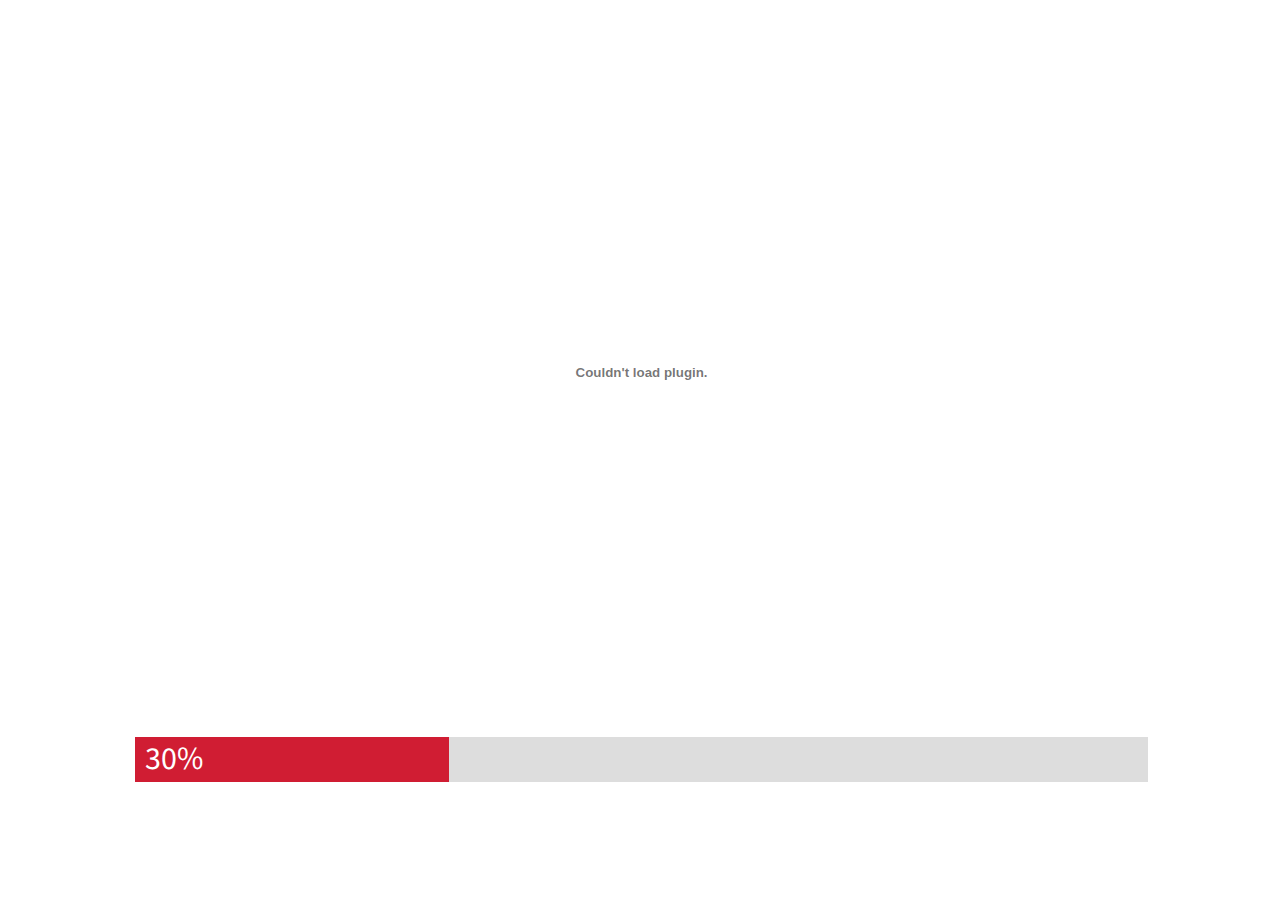
<file: index.html>
<!DOCTYPE html>
<html lang="en">
<head>
    <meta charset="UTF-8">
    <title>Accuracy</title>
    <link rel="stylesheet" href="css/mobilecss.css">
    <link rel="shortcut icon" type="image/png" href="img/icon.png">
    <link href="https://fonts.googleapis.com/css?family=Source+Sans+Pro" rel="stylesheet">

    <style>
        * {
            font-family: "Source Sans Pro", sans-serif;
        }
        @media only screen and (max-width:420px) {
            #bar {
                font-size: 50px !important;
            }
        }
    </style>
</head>
<body style="width:99vw; height:90vh;" onload="load()">
    <embed id="md-Anim" style="margin: 0 auto; width:99%; height:90%; display:none;" src="img/Accuracy_Swf_fade.swf">
    <img src="img/accuracy-animation.gif" style="margin: 0 auto; padding:15vh 0; width: 99%; display: none;" id="xs-Anim">
    <div id="progress" style="margin:0 auto; width: 80%; background-color: #ddd;">
        <div id="bar" style="width: 1%; height: 5vh; text-align: left; padding-left:10px; color:white; line-height:5vh; background-color: #d01d33; font-size: 2rem;">
            10%
        </div>
    </div>

    <script src="js/load-screen.js"></script>
</body>
</html>
</file>
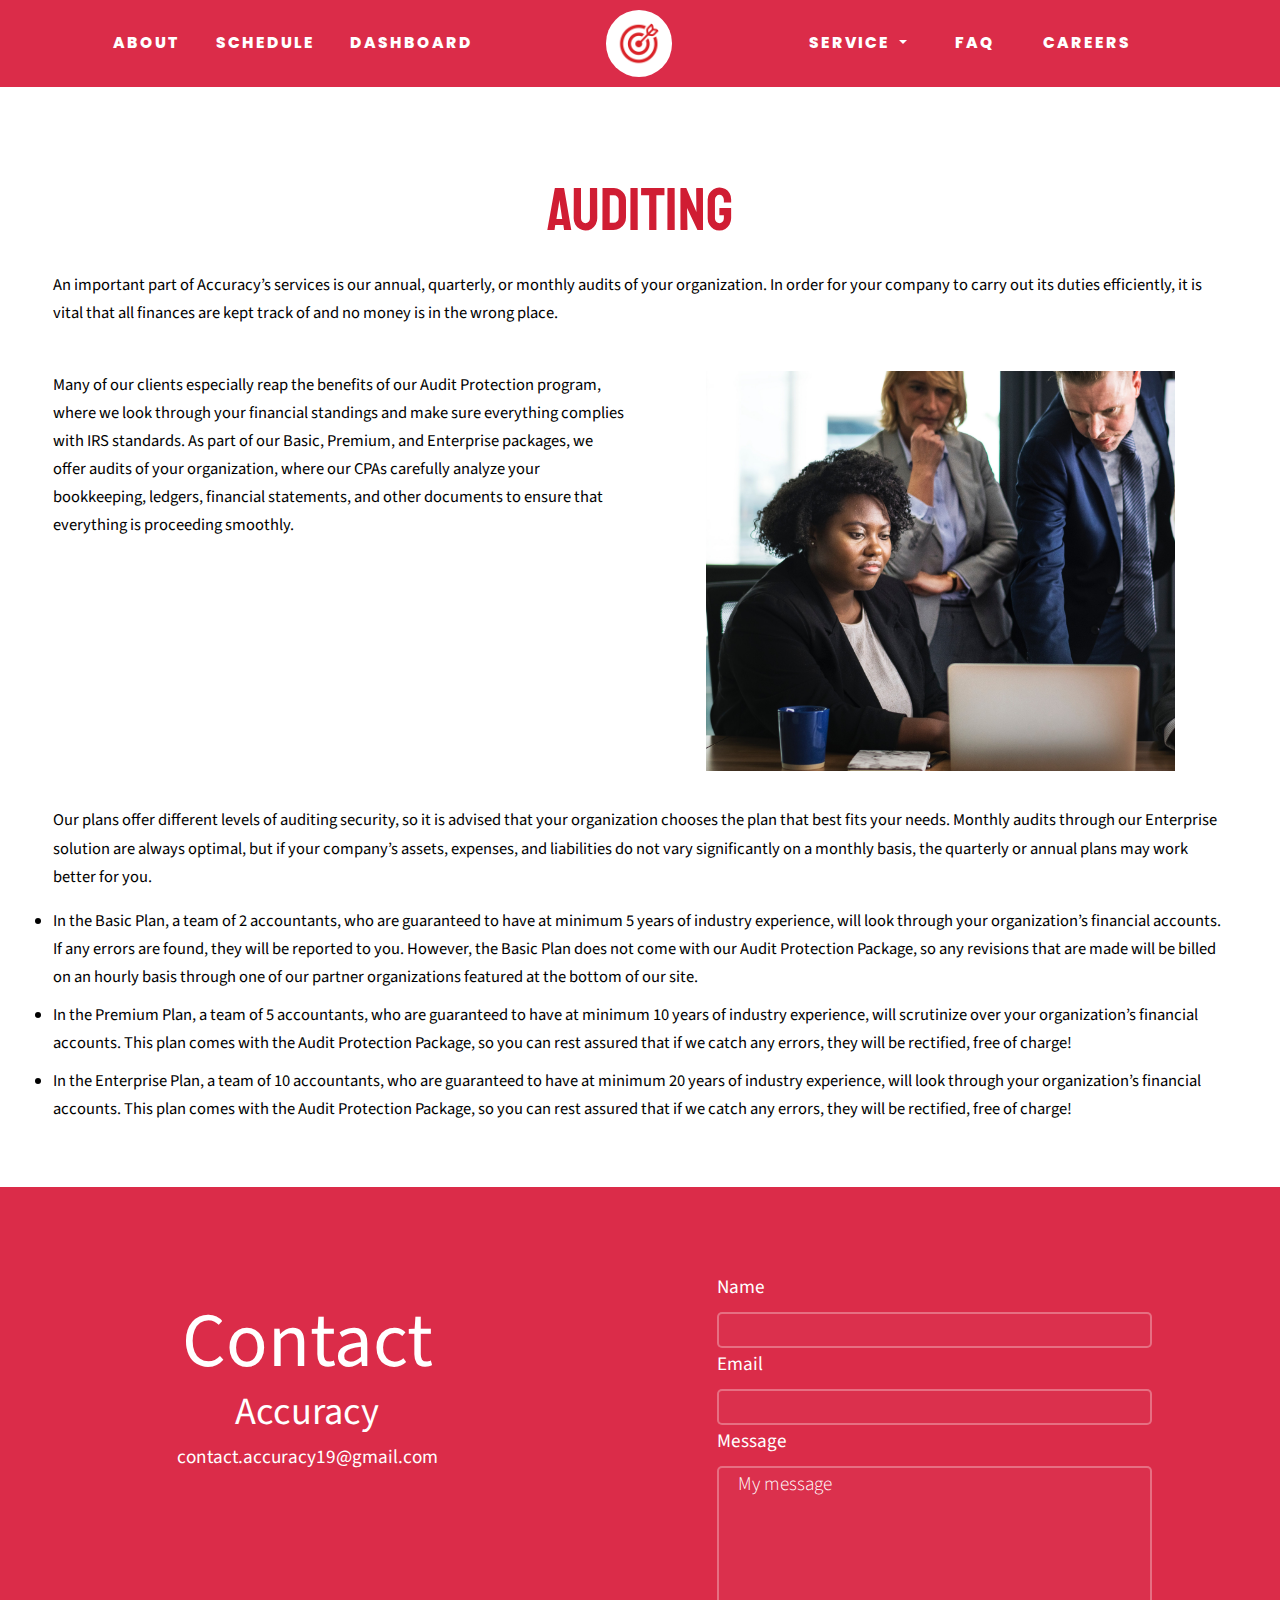
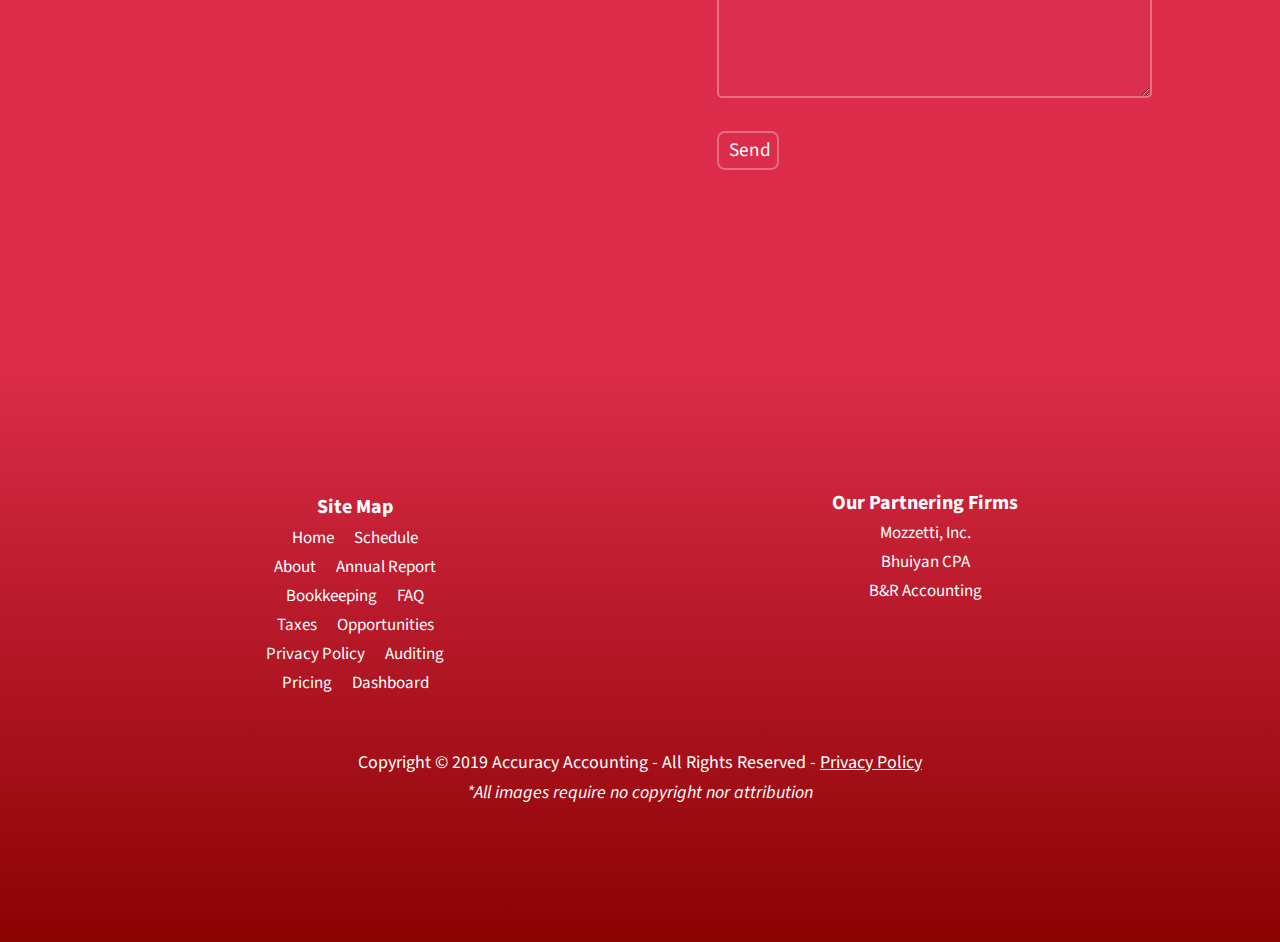
<file: auditing.html>
<!DOCTYPE html>
<html lang="en">
<head>
    <title>Accuracy Auditing</title>

    <meta name="viewport" content="width=device-width, initial-scale=1, shrink-to-fit=no">
    <meta charset="UTF-8">
    <link rel="shortcut icon" type="image/png" href="img/icon.png">

    <link rel="stylesheet" href="css/linearicons.css">

    <link rel="stylesheet" href="https://use.fontawesome.com/releases/v5.7.2/css/all.css" integrity="sha384-fnmOCqbTlWIlj8LyTjo7mOUStjsKC4pOpQbqyi7RrhN7udi9RwhKkMHpvLbHG9Sr" crossorigin="anonymous">
    <link rel="stylesheet" href="css/bootstrap.css">
    <link rel="stylesheet" href="css/main.css">
    <link rel="stylesheet" href="css/style.css">
    <link rel="stylesheet" href="css/mobilecss.css">
    <link rel="stylesheet" href="css/owl.carousel.css">
    <link rel="stylesheet" href="css/slide-animation.css">

    <link href="https://fonts.googleapis.com/css?family=Source+Sans+Pro" rel="stylesheet">
    <link href="https://fonts.googleapis.com/css?family=Poppins:300" rel="stylesheet">
    <link href="https://fonts.googleapis.com/css?family=Dosis" rel="stylesheet">
    <link href="https://fonts.googleapis.com/css?family=Lobster" rel="stylesheet"></head>
<body>

  	<header class="header-area">
  		<div class="container">
  			<div class="header-wrap">

  				<div class="header-top d-flex justify-content-between align-items-center navbar-expand-md">


  					<!-- LEFT NAV - This nav bar is to the left of the logo -->
  					<div class="col menu-left">
  						<a href="about.html">About</a>
  						<a href="schedule.html">Schedule</a>

  <a href="Login-Signup/index.html" target="_blank">Dashboard</a>

  					</div>

  					<!-- Logo of the navbar -->
  					<div class="col-3 logo">
  						<a href="home.html">
  							<img id="logoNav" class="mx-auto" src="img/logo.jpg" alt="" style="padding: 10px; border-radius: 50%; background-color: white;">
  						</a>
  					</div>

  					<!-- RIGHT NAV - This nav bar is to the right of the logo -->
  					<nav class="col navbar navbar-expand-md justify-content-end">

  						<!-- Toggler/collapsibe Button -->
  						<button class="navbar-toggler" type="button" data-toggle="collapse" data-target="#collapsibleNavbar">
  							<span class="lnr lnr-menu" style="color:white;"></span>
  						</button>

  						<div class="collapse navbar-collapse menu-right" id="collapsibleNavbar">
  							<ul class="navbar-nav justify-content-center w-100">
  								<li class="nav-item hide-lg">
  									<a class="nav-link" href="home.html">Home</a>
  								</li>
  								<li class="nav-item hide-lg">
  									<a class="nav-link" href="about.html">About</a>
  								</li>
  								<li class="nav-item hide-lg">
  									<a class="nav-link" href="schedule.html">Schedule</a>
  								</li>
  								<li class="nav-item hide-lg">
  									<a class="nav-link"  href="Login-Signup/index.html" target="_blank">Dashboard</a>
  								</li>

  								<!-- Dropdown -->
  								<li class="nav-item dropdown">
  										<a class="nav-link dropdown-toggle" href="#" id="navbardrop" data-toggle="dropdown">
  												Service
  										</a>
  										<div class="dropdown-menu">
  												<a class="dropdown-item" href="pricing.html">Pricing</a>
  												<a class="dropdown-item" href="book-report.html">Bookkeeping + Annual Reports</a>
  												<a class="dropdown-item" href="taxes.html">Taxes</a>
  												<a class="dropdown-item" href="auditing.html">Auditing</a>
  										</div>
  								</li>
  								<li class="nav-item">
  									<a class="nav-link" href="faq.html" >
  										FAQ</a>
  								</li>
  								<li class="nav-item">
  									<a class="nav-link" href="opportunities.html" >
  										Careers</a>
  								</li>






  							</ul>
  						</div>
  					</nav>

  				</div>
  			</div>
  		</div>
  	</header>



    <section style="background-color:white; padding: 5vw 3vw;">
        <div class="container-fluid" style="text-align: center;">
            <h1 class="aboutTitle3">
                Auditing
            </h1>
			<p class="aboutInfo" style="text-align: left;">
                An important part of Accuracy’s services is our annual, quarterly, or monthly audits of your organization. In order for your company to carry out its duties efficiently, it is vital that all finances are kept track of and no money is in the wrong place.
                <br><br>

            </p>

            <div class="row" style="margin-bottom:10px;">
                <div class="col-md-6 col-12">
                    <p class="aboutInfo" style="text-align: left;">
                        Many of our clients especially reap the benefits of our Audit Protection program, where we look through your financial standings and make sure everything complies with IRS standards. As part of our Basic, Premium, and Enterprise packages, we offer audits of your organization, where our CPAs carefully analyze your bookkeeping, ledgers, financial statements, and other documents to ensure that everything is proceeding smoothly.
                    </p></div>
                <div class="col-md-6 col-12">
                    <img class="img-fluid"  src="img/audit.jpg" style="max-height: 400px;">
                </div>
            </div>
            <br>
            <p class="aboutInfo" style="text-align: left;">
                Our plans offer different levels of auditing security, so it is advised that your organization chooses the plan that best fits your needs. Monthly audits through our Enterprise solution are always optimal, but if your company’s assets, expenses, and liabilities do not vary significantly on a monthly basis, the quarterly or annual plans may work better for you.
            </p>


            <ul style="list-style-type: disc !important; text-align: left; font-size: 1.1em;" id="auditingList">
                <li style="padding-bottom: 10px;">
                In the Basic Plan, a team of 2 accountants, who are guaranteed to have at minimum 5 years of industry experience, will look through your organization’s financial accounts. If any errors are found, they will be reported to you. However, the Basic Plan does not come with our Audit Protection Package, so any revisions that are made will be billed on an hourly basis through one of our partner organizations featured at the bottom of our site.
                </li>
                <li style="padding-bottom: 10px;">
                    In the Premium Plan, a team of 5 accountants, who are guaranteed to have at minimum 10 years of industry experience, will scrutinize over your organization’s financial accounts. This plan comes with the Audit Protection Package, so you can rest assured that if we catch any errors, they will be rectified, free of charge!
                </li>
                <li>
                    In the Enterprise Plan, a team of 10 accountants, who are guaranteed to have at minimum 20 years of industry experience, will look through your organization’s financial accounts. This plan comes with the Audit Protection Package, so you can rest assured that if we catch any errors, they will be rectified, free of charge!
                </li>
            </ul>
        </div>
    </section>


    <section id="home-email" style="height:700px; padding-top: 4rem; background-color: #db2c49 !important;">
        <div class="inner" style="font-size: 1.5vw;">

            <div id="contactUS1" style="
			text-align: center; float: left; padding: 20px; width: 48%; height: 100%;">
                <div style="position: relative; top: 50%; transform: translate(0, 14%);">
                    <h1 style="color: white; font-size: 2em;">
                        <font style="font-size: 2em;">Contact</font><br>Accuracy</h1>
                    <p style="color: white">contact.accuracy19@gmail.com</p>

                    <div class="social-media">
                        <a href="https://www.instagram.com/accuracyfbla/" target="_blank">
                            <i class="fab fa-instagram iconBottom"></i>
                        </a>
                        <a href="https://twitter.com/Accurac48406895" target="_blank">
                            <i class="fab fa-twitter iconBottom"></i>
                        </a>
                        <a href="https://www.facebook.com/Accuracy-FBLA-2743821792302296/" target="_blank">
                            <i class="fab fa-facebook-square iconBottom"></i>
                        </a>
                    </div>
                </div>


                </ul>
            </div>

            <div id="contactUSForm" style=" padding: 20px 8vw; width: 50%; float: left; height: 100%;">
                <div id="gform">
                    <div class="field">
                        <label for="name">Name</label>
                        <input id="name" type="text" name="name"/>
                    </div>
                    <div class="field">
                        <label for="email">Email</label>
                        <input type="email" name="email" id="email" />
                    </div>
                    <div class="field">
                        <label for="message">Message</label>
                        <textarea name="message" id="message" rows="7" placeholder="My message"></textarea>
                    </div>
                    <br>
                    <button id="buttonForm" class="sendEmailButton" onclick="sendEmail()"
                            style="background-color: transparent; border-radius: 8px; color: white;
					border: solid 2px rgba(255, 255, 255, 0.3);">
                        <i class="fa fa-paper-plane"></i>&nbsp;Send</button>

                    <br><br><br>
                </div>
            </div>


        </div>

    </section>

    <div class="bottomPage" style="height:575px;">
        <div class="align-content-center" style="width:100%; height:100%; padding: 40px 35px 50px 35px; margin-top: 80px;
		background: linear-gradient(#db2c49, #8b0202)">

            <div class="container bottomExtra">
                <div class="row">
                    <div class="col-6 col-md-6 ">
                        <span style="font-size: 20px;"><strong>Site Map</strong></span><br>
                        <span>
							<a href="home.html">Home</a>&emsp;
                            <a href="schedule.html">Schedule</a>
						</span>
                        <br>
                        <span>
                            <a href="about.html">About</a>&emsp;
							<a href="book-report.html">Annual Report</a>
						</span><br>
                        <span>
							<a href="book-report.html">Bookkeeping</a>&emsp;
                            <a href="faq.html">FAQ</a>
						</span><br>
                        <span>
							<a href="taxes.html">Taxes</a>&emsp;
                            <a href="opportunities.html">Opportunities</a>
						</span><br>
                        <span>
                            <a href="privacy-policy.html">Privacy Policy</a>&emsp;
                            <a href="auditing.html">Auditing</a>
						</span><br>
                        <span>
							<a href="pricing.html">Pricing</a>&emsp;
							<a href="Login-Signup/index.html" target="_blank">Dashboard</a>
						</span>
                    </div>
                    <div class="col-6 col-md-6">
                        <span style="font-size: 20px; line-height:0.9"><strong>Our Partnering Firms</strong></span><br>
                        <span>
							<a href="https://www.mozzetti.com/" target="_blank">Mozzetti, Inc.</a>
						</span><br>
                        <span>
							<a href="http://bhuiyancpa.com/" target="_blank">Bhuiyan CPA</a>
						</span><br>
                        <span>
							<a href="http://www.bandraccounting.com/" target="_blank">B&R Accounting</a>
						</span>
                    </div>
                </div>
            </div>
            <div class="bottomText">
                Copyright © 2019 Accuracy Accounting - All Rights Reserved -
                <a href="privacy-policy.html" style="color:white; text-decoration: underline white;" class="ppolicy">Privacy Policy</a>
                <br><i>*All images require no copyright nor attribution</i>
            </div>
        </div>

    </div>


    <script src="js/vendor/jquery-2.2.4.min.js"></script>
	<script src="js/slide-animation.js"></script>
	<script src="https://cdnjs.cloudflare.com/ajax/libs/popper.js/1.11.0/umd/popper.min.js" integrity="sha384-b/U6ypiBEHpOf/4+1nzFpr53nxSS+GLCkfwBdFNTxtclqqenISfwAzpKaMNFNmj4"
	 crossorigin="anonymous"></script>
	<script src="js/vendor/bootstrap.min.js"></script>
	<script src="js/jquery.magnific-popup.min.js"></script>
	<script src="js/owl.carousel.min.js"></script>
	<script src="js/jquery.nice-select.min.js"></script>
	<script src="js/jquery.sticky.js"></script>
	<script src="js/parallax.min.js"></script>
	<script src="js/main.js"></script>
    <script type="text/javascript" src="https://cdn.emailjs.com/sdk/2.3.2/email.min.js"></script>
    <script type="text/javascript">
        (function(){
            emailjs.init("user_S2WW9tssciy3huUeog4M7");
        })();
    </script>
    <script src="js/contact-email.js"></script>

</body>
</html>
</file>
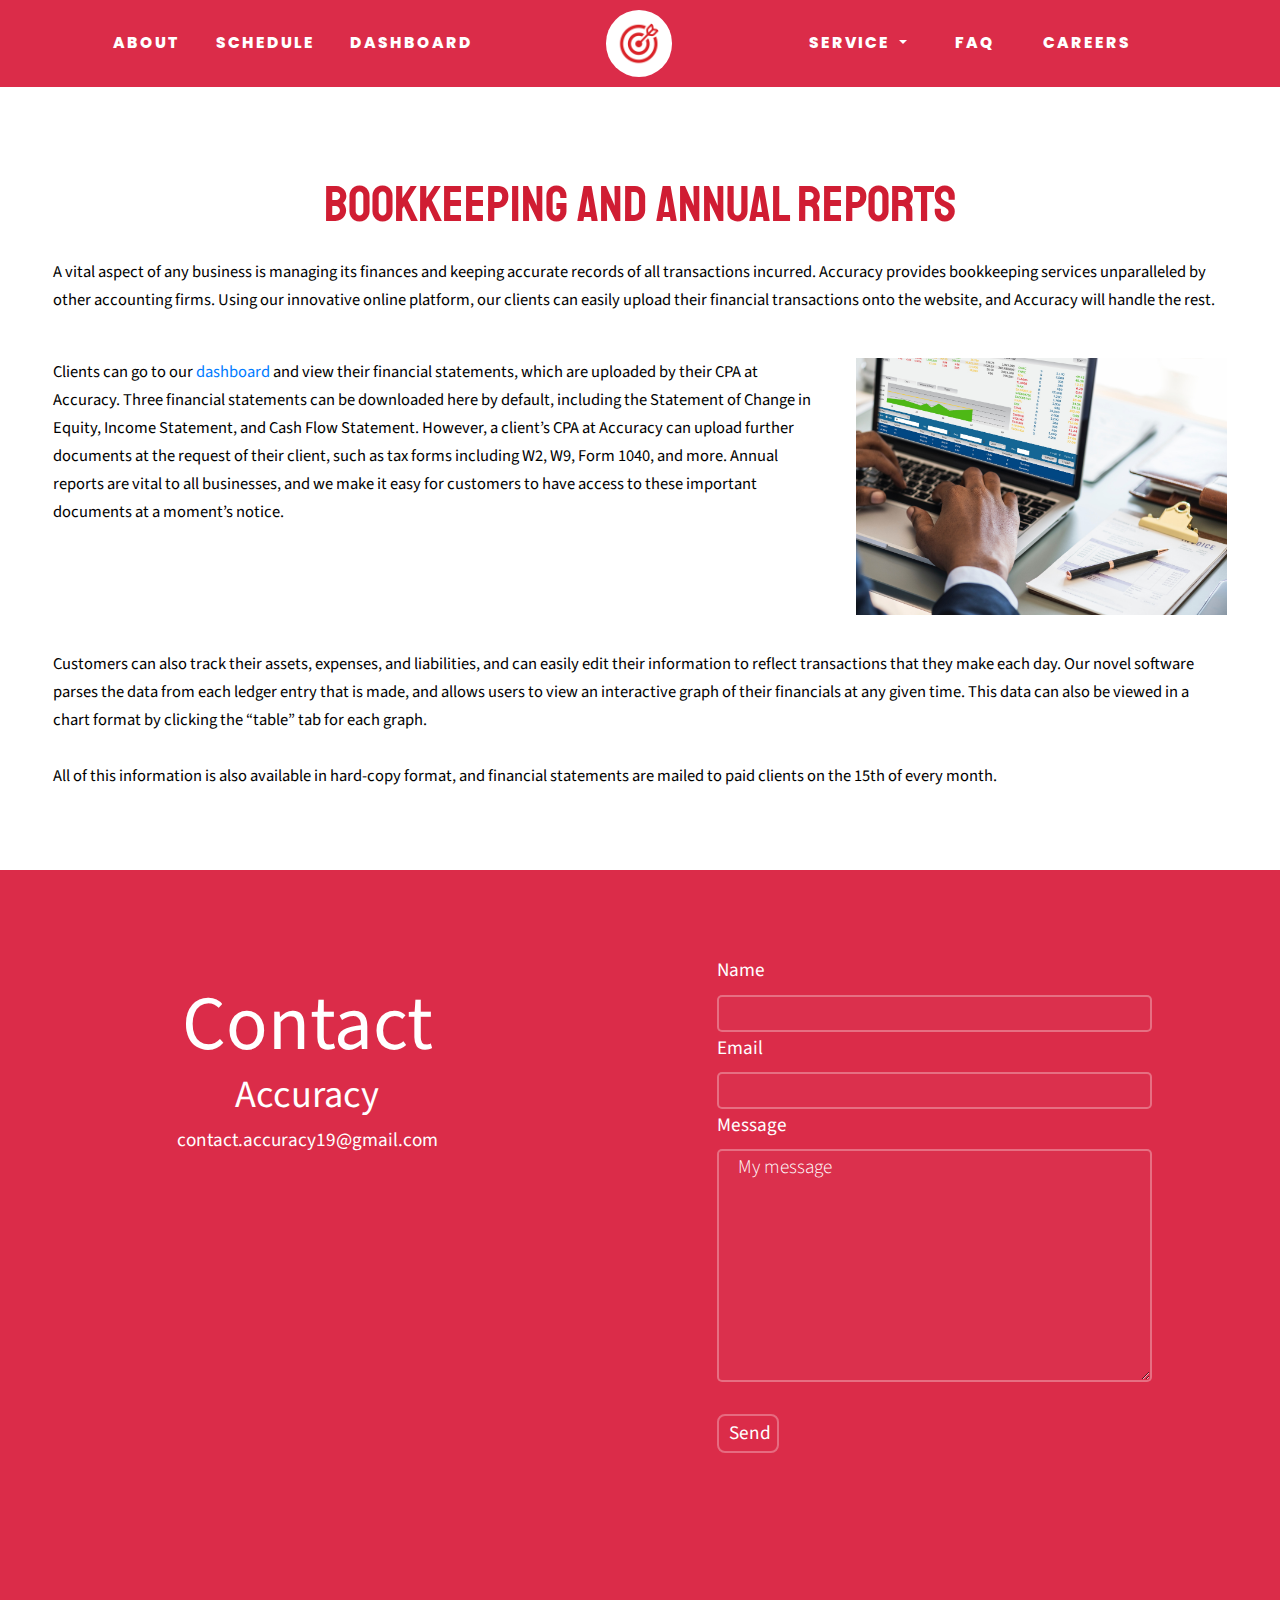
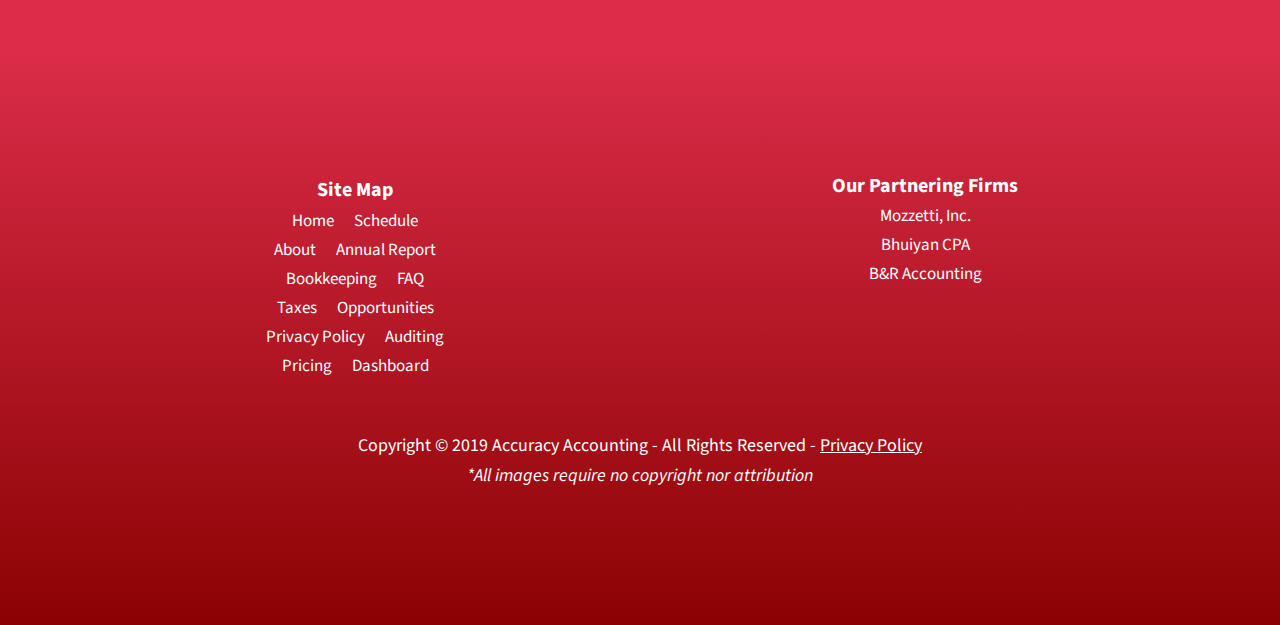
<file: book-report.html>
<!DOCTYPE html>
<html lang="en">
<head>
    <title>Accuracy Bookkeeping + Annual Reports</title>

    <meta name="viewport" content="width=device-width, initial-scale=1, shrink-to-fit=no">
    <meta charset="UTF-8">
    <link rel="shortcut icon" type="image/png" href="img/icon.png">

    <link rel="stylesheet" href="css/linearicons.css">

    <link rel="stylesheet" href="https://use.fontawesome.com/releases/v5.7.2/css/all.css" integrity="sha384-fnmOCqbTlWIlj8LyTjo7mOUStjsKC4pOpQbqyi7RrhN7udi9RwhKkMHpvLbHG9Sr" crossorigin="anonymous">
    <link rel="stylesheet" href="css/bootstrap.css">
    <link rel="stylesheet" href="css/main.css">
    <link rel="stylesheet" href="css/style.css">
    <link rel="stylesheet" href="css/mobilecss.css">
    <link rel="stylesheet" href="css/owl.carousel.css">
    <link rel="stylesheet" href="css/slide-animation.css">

    <link href="https://fonts.googleapis.com/css?family=Source+Sans+Pro" rel="stylesheet">
    <link href="https://fonts.googleapis.com/css?family=Poppins:300" rel="stylesheet">
    <link href="https://fonts.googleapis.com/css?family=Dosis" rel="stylesheet">
    <link href="https://fonts.googleapis.com/css?family=Lobster" rel="stylesheet"></head>
<body>
	<header class="header-area">
		<div class="container">
			<div class="header-wrap">

				<div class="header-top d-flex justify-content-between align-items-center navbar-expand-md">


					<!-- LEFT NAV - This nav bar is to the left of the logo -->
					<div class="col menu-left">
						<a href="about.html">About</a>
						<a href="schedule.html">Schedule</a>

<a href="Login-Signup/index.html" target="_blank">Dashboard</a>

					</div>

					<!-- Logo of the navbar -->
					<div class="col-3 logo">
						<a href="home.html">
							<img id="logoNav" class="mx-auto" src="img/logo.jpg" alt="" style="padding: 10px; border-radius: 50%; background-color: white;">
						</a>
					</div>

					<!-- RIGHT NAV - This nav bar is to the right of the logo -->
					<nav class="col navbar navbar-expand-md justify-content-end">

						<!-- Toggler/collapsibe Button -->
						<button class="navbar-toggler" type="button" data-toggle="collapse" data-target="#collapsibleNavbar">
							<span class="lnr lnr-menu" style="color:white;"></span>
						</button>

						<div class="collapse navbar-collapse menu-right" id="collapsibleNavbar">
							<ul class="navbar-nav justify-content-center w-100">
								<li class="nav-item hide-lg">
									<a class="nav-link" href="home.html">Home</a>
								</li>
								<li class="nav-item hide-lg">
									<a class="nav-link" href="about.html">About</a>
								</li>
								<li class="nav-item hide-lg">
									<a class="nav-link" href="schedule.html">Schedule</a>
								</li>
								<li class="nav-item hide-lg">
									<a class="nav-link"  href="Login-Signup/index.html" target="_blank">Dashboard</a>
								</li>

								<!-- Dropdown -->
								<li class="nav-item dropdown">
										<a class="nav-link dropdown-toggle" href="#" id="navbardrop" data-toggle="dropdown">
												Service
										</a>
										<div class="dropdown-menu">
												<a class="dropdown-item" href="pricing.html">Pricing</a>
												<a class="dropdown-item" href="book-report.html">Bookkeeping + Annual Reports</a>
												<a class="dropdown-item" href="taxes.html">Taxes</a>
												<a class="dropdown-item" href="auditing.html">Auditing</a>
										</div>
								</li>
								<li class="nav-item">
									<a class="nav-link" href="faq.html" >
										FAQ</a>
								</li>
								<li class="nav-item">
									<a class="nav-link" href="opportunities.html" >
										Careers</a>
								</li>






							</ul>
						</div>
					</nav>

				</div>
			</div>
		</div>
	</header>

    <section style="background-color:white; padding: 5vw 3vw;">
        <div class="container-fluid" style="text-align: center;">
            <h1 class="title4">
                Bookkeeping and Annual Reports
            </h1>
			<p class="aboutInfo" style="text-align: left;">
                A vital aspect of any business is managing its finances and keeping accurate records of all transactions incurred. Accuracy provides bookkeeping services unparalleled by other accounting firms. Using our innovative online platform, our clients can easily upload their financial transactions onto the website, and Accuracy will handle the rest.
                <br><br>




            </p>
            <div class="row" style="margin-bottom:10px;">
                <div class="col-md-8 col-12">
                    <p class="aboutInfo" style="text-align: left;">
                        Clients can go to our <a href="Login-Signup/index.html" class="highlighted" target="_blank">dashboard</a> and view their financial statements, which are uploaded by their CPA at Accuracy. Three financial statements can be downloaded here by default, including the Statement of Change in Equity, Income Statement, and Cash Flow Statement. However, a client’s CPA at Accuracy can upload further documents at the request of their client, such as tax forms including W2, W9, Form 1040, and more. Annual reports are vital to all businesses, and we make it easy for customers to have access to these important documents at a moment’s notice.
                    </p>
                </div>
                <div class="col-md-4 col-12">
                    <img class="img-fluid"  src="img/bookkeeping.jpg">
                </div>
            </div>
            <br>
            <p class="aboutInfo" style="text-align: left;">
                Customers can also track their assets, expenses, and liabilities, and can easily edit their information to reflect transactions that they make each day. Our novel software parses the data from each ledger entry that is made, and allows users to view an interactive graph of their financials at any given time. This data can also be viewed in a chart format by clicking the “table” tab for each graph.
                <br><br>
                All of this information is also available in hard-copy format, and financial statements are mailed to paid clients on the 15th of every month.
            </p>
        </div>
    </section>

    <section id="home-email" style="height:700px; padding-top: 4rem; background-color: #db2c49 !important;">
        <div class="inner" style="font-size: 1.5vw;">

            <div id="contactUS1" style="
			text-align: center; float: left; padding: 20px; width: 48%; height: 100%;">
                <div style="position: relative; top: 50%; transform: translate(0, 14%);">
                    <h1 style="color: white; font-size: 2em;">
                        <font style="font-size: 2em;">Contact</font><br>Accuracy</h1>
                    <p style="color: white">contact.accuracy19@gmail.com</p>

                    <div class="social-media">
                        <a href="https://www.instagram.com/accuracyfbla/" target="_blank">
                            <i class="fab fa-instagram iconBottom"></i>
                        </a>
                        <a href="https://twitter.com/Accurac48406895" target="_blank">
                            <i class="fab fa-twitter iconBottom"></i>
                        </a>
                        <a href="https://www.facebook.com/Accuracy-FBLA-2743821792302296/" target="_blank">
                            <i class="fab fa-facebook-square iconBottom"></i>
                        </a>
                    </div>
                </div>


                </ul>
            </div>

            <div id="contactUSForm" style=" padding: 20px 8vw; width: 50%; float: left; height: 100%;">
                <div id="gform">
                    <div class="field">
                        <label for="name">Name</label>
                        <input id="name" type="text" name="name"/>
                    </div>
                    <div class="field">
                        <label for="email">Email</label>
                        <input type="email" name="email" id="email" />
                    </div>
                    <div class="field">
                        <label for="message">Message</label>
                        <textarea name="message" id="message" rows="7" placeholder="My message"></textarea>
                    </div>
                    <br>
                    <button id="buttonForm" class="sendEmailButton" onclick="sendEmail()"
                            style="background-color: transparent; border-radius: 8px; color: white;
					border: solid 2px rgba(255, 255, 255, 0.3);">
                        <i class="fa fa-paper-plane"></i>&nbsp;Send</button>

                    <br><br><br>
                </div>
            </div>


        </div>

    </section>

    <div class="bottomPage" style="height:575px;">
        <div class="align-content-center" style="width:100%; height:100%; padding: 40px 35px 50px 35px; margin-top: 80px;
		background: linear-gradient(#db2c49, #8b0202)">

            <div class="container bottomExtra">
                <div class="row">
                    <div class="col-6 col-md-6 ">
                        <span style="font-size: 20px;"><strong>Site Map</strong></span><br>
                        <span>
							<a href="home.html">Home</a>&emsp;
                            <a href="schedule.html">Schedule</a>
						</span>
                        <br>
                        <span>
                            <a href="about.html">About</a>&emsp;
							<a href="book-report.html">Annual Report</a>
						</span><br>
                        <span>
							<a href="book-report.html">Bookkeeping</a>&emsp;
                            <a href="faq.html">FAQ</a>
						</span><br>
                        <span>
							<a href="taxes.html">Taxes</a>&emsp;
                            <a href="opportunities.html">Opportunities</a>
						</span><br>
                        <span>
                            <a href="privacy-policy.html">Privacy Policy</a>&emsp;
                            <a href="auditing.html">Auditing</a>
						</span><br>
                        <span>
							<a href="pricing.html">Pricing</a>&emsp;
							<a href="Login-Signup/index.html" target="_blank">Dashboard</a>
						</span>
                    </div>
                    <div class="col-6 col-md-6">
                        <span style="font-size: 20px; line-height:0.9"><strong>Our Partnering Firms</strong></span><br>
                        <span>
							<a href="https://www.mozzetti.com/" target="_blank">Mozzetti, Inc.</a>
						</span><br>
                        <span>
							<a href="http://bhuiyancpa.com/" target="_blank">Bhuiyan CPA</a>
						</span><br>
                        <span>
							<a href="http://www.bandraccounting.com/" target="_blank">B&R Accounting</a>
						</span>
                    </div>
                </div>
            </div>
            <div class="bottomText">
                Copyright © 2019 Accuracy Accounting - All Rights Reserved -
                <a href="privacy-policy.html" style="color:white; text-decoration: underline white;" class="ppolicy">Privacy Policy</a>
                <br><i>*All images require no copyright nor attribution</i>
            </div>
        </div>

    </div>



    <script src="js/vendor/jquery-2.2.4.min.js"></script>
	<script src="js/slide-animation.js"></script>
	<script src="https://cdnjs.cloudflare.com/ajax/libs/popper.js/1.11.0/umd/popper.min.js" integrity="sha384-b/U6ypiBEHpOf/4+1nzFpr53nxSS+GLCkfwBdFNTxtclqqenISfwAzpKaMNFNmj4"
	 crossorigin="anonymous"></script>
	<script src="js/vendor/bootstrap.min.js"></script>
	<script src="js/jquery.magnific-popup.min.js"></script>
	<script src="js/owl.carousel.min.js"></script>
	<script src="js/jquery.nice-select.min.js"></script>
	<script src="js/jquery.sticky.js"></script>
	<script src="js/parallax.min.js"></script>
	<script src="js/main.js"></script>
    <script type="text/javascript" src="https://cdn.emailjs.com/sdk/2.3.2/email.min.js"></script>
    <script type="text/javascript">
        (function(){
            emailjs.init("user_S2WW9tssciy3huUeog4M7");
        })();
    </script>
    <script src="js/contact-email.js"></script>
</body>
</html>
</file>
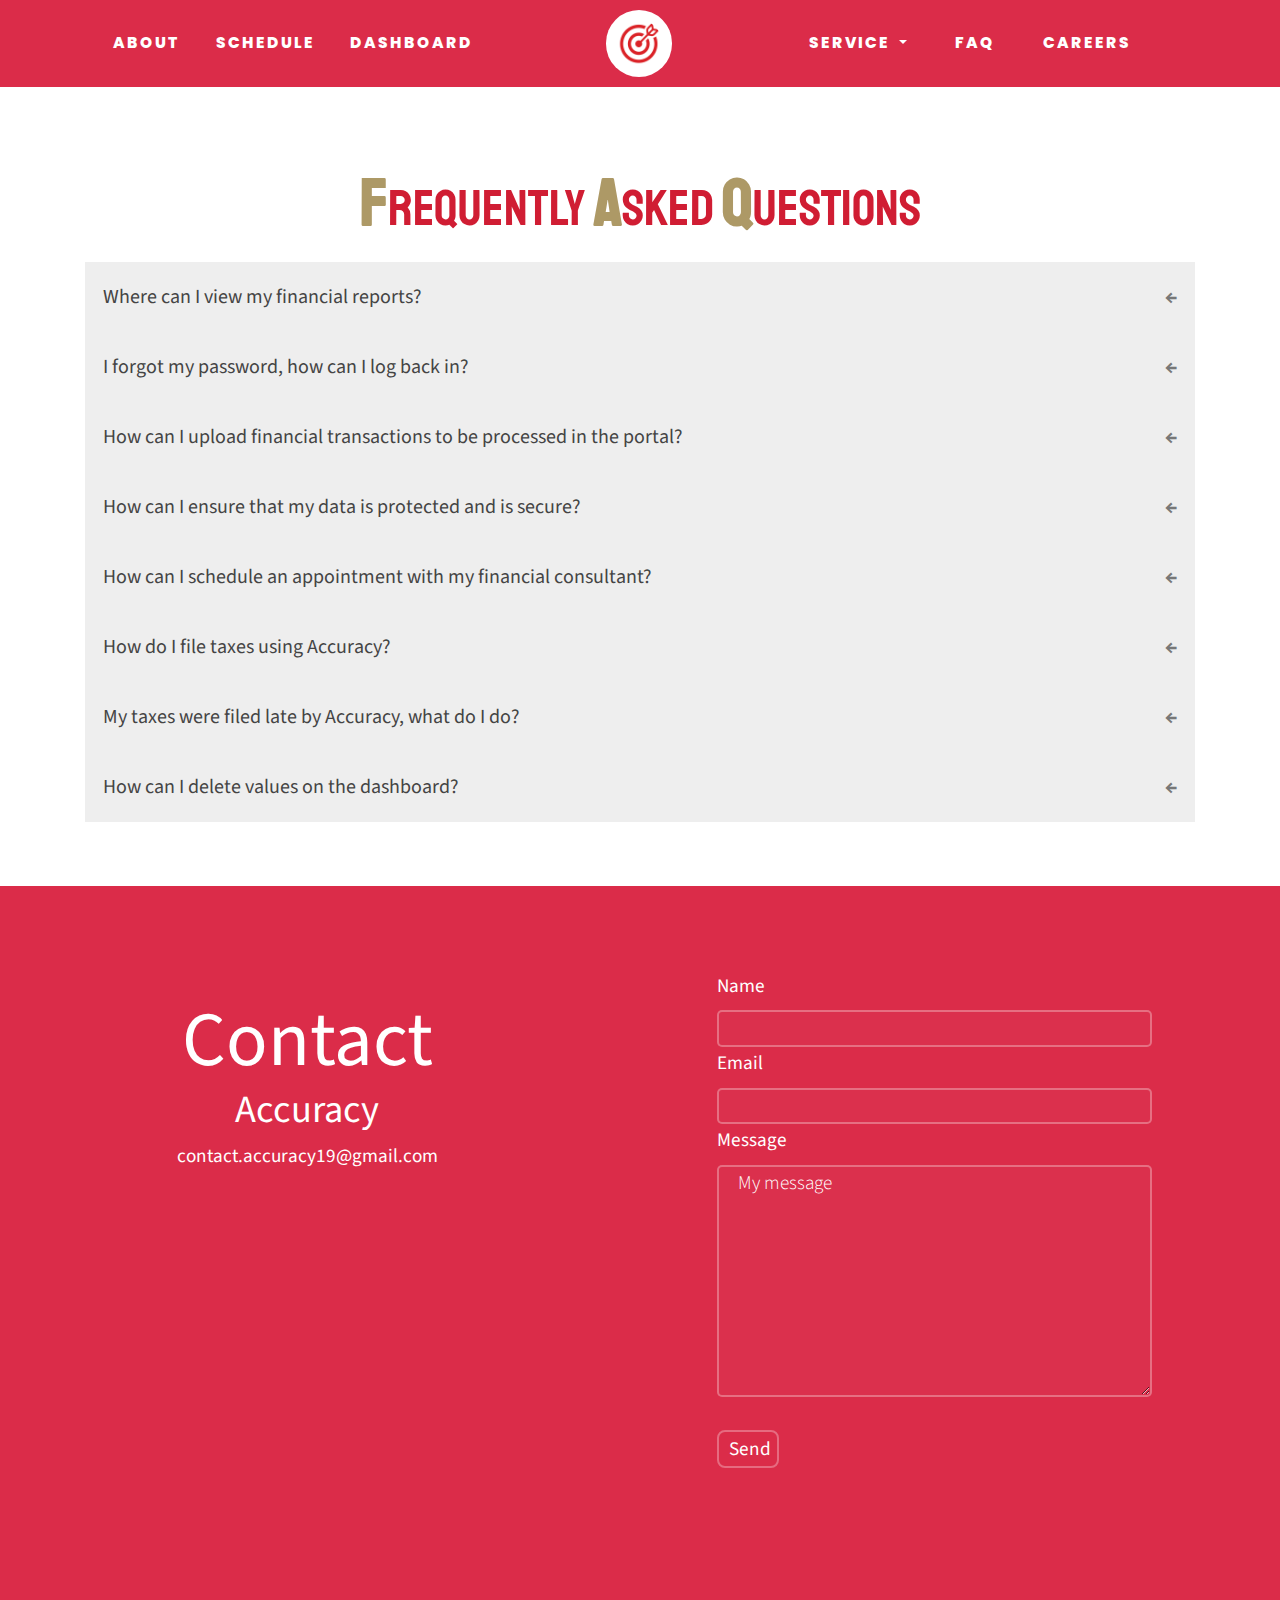
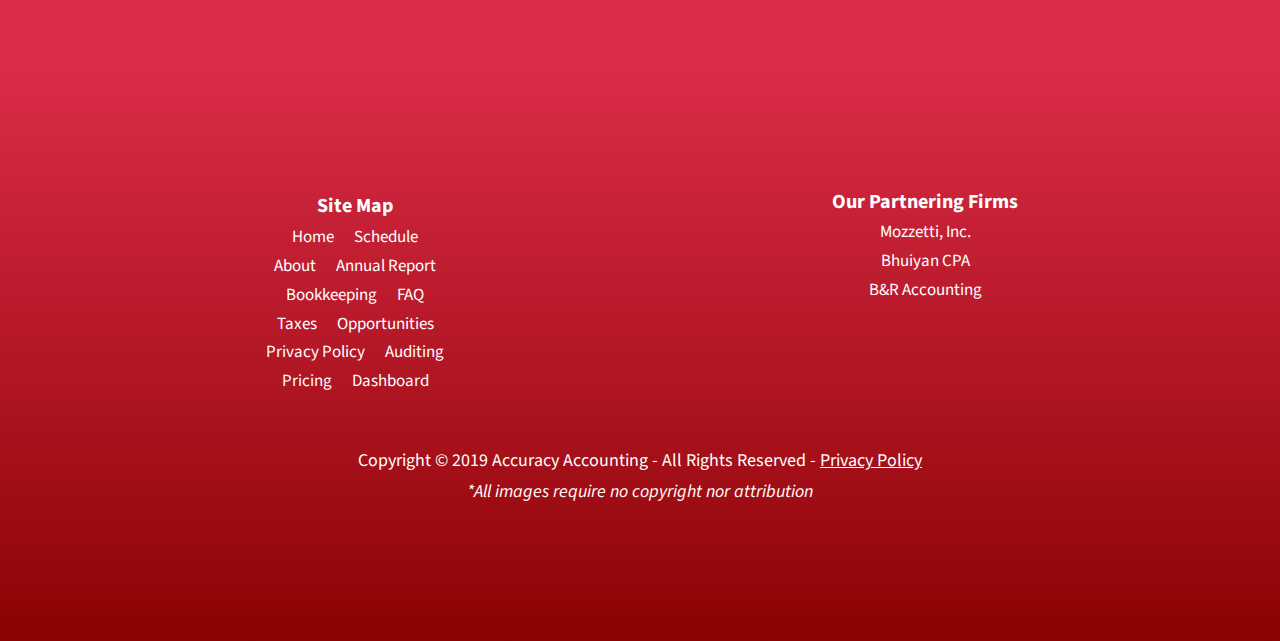
<file: faq.html>
<!DOCTYPE html>
<html>
<head>
    <title>Accuracy FAQ</title>

    <meta name="viewport" content="width=device-width, initial-scale=1, shrink-to-fit=no">
    <meta charset="UTF-8">
    <link rel="shortcut icon" type="image/png" href="img/icon.png">

    <link rel="stylesheet" href="css/linearicons.css">

    <link rel="stylesheet" href="https://use.fontawesome.com/releases/v5.7.2/css/all.css" integrity="sha384-fnmOCqbTlWIlj8LyTjo7mOUStjsKC4pOpQbqyi7RrhN7udi9RwhKkMHpvLbHG9Sr" crossorigin="anonymous">
    <link rel="stylesheet" href="css/bootstrap.css">
    <link rel="stylesheet" href="css/main.css">
    <link rel="stylesheet" href="css/style.css">
    <link rel="stylesheet" href="css/mobilecss.css">
    <link rel="stylesheet" href="css/slide-animation.css">
    <link href="https://fonts.googleapis.com/css?family=Source+Sans+Pro" rel="stylesheet">
    <link href="https://fonts.googleapis.com/css?family=Poppins:300" rel="stylesheet">
    <link href="https://fonts.googleapis.com/css?family=Dosis" rel="stylesheet">
    <link href="https://fonts.googleapis.com/css?family=Lobster" rel="stylesheet">
</head>
<body>
<!--
Cool stuff that we could add

animation on scroll: https://codepen.io/simoncodrington/pen/Mwgqqd

-->

	<header class="header-area">
		<div class="container">
			<div class="header-wrap">

				<div class="header-top d-flex justify-content-between align-items-center navbar-expand-md">


					<!-- LEFT NAV - This nav bar is to the left of the logo -->
					<div class="col menu-left">
						<a href="about.html">About</a>
						<a href="schedule.html">Schedule</a>

<a href="Login-Signup/index.html" target="_blank">Dashboard</a>

					</div>

					<!-- Logo of the navbar -->
					<div class="col-3 logo">
						<a href="home.html">
							<img id="logoNav" class="mx-auto" src="img/logo.jpg" alt="" style="padding: 10px; border-radius: 50%; background-color: white;">
						</a>
					</div>

					<!-- RIGHT NAV - This nav bar is to the right of the logo -->
					<nav class="col navbar navbar-expand-md justify-content-end">

						<!-- Toggler/collapsibe Button -->
						<button class="navbar-toggler" type="button" data-toggle="collapse" data-target="#collapsibleNavbar">
							<span class="lnr lnr-menu" style="color:white;"></span>
						</button>

						<div class="collapse navbar-collapse menu-right" id="collapsibleNavbar">
							<ul class="navbar-nav justify-content-center w-100">
								<li class="nav-item hide-lg">
									<a class="nav-link" href="home.html">Home</a>
								</li>
								<li class="nav-item hide-lg">
									<a class="nav-link" href="about.html">About</a>
								</li>
								<li class="nav-item hide-lg">
									<a class="nav-link" href="schedule.html">Schedule</a>
								</li>
								<li class="nav-item hide-lg">
									<a class="nav-link"  href="Login-Signup/index.html" target="_blank">Dashboard</a>
								</li>

								<!-- Dropdown -->
								<li class="nav-item dropdown">
										<a class="nav-link dropdown-toggle" href="#" id="navbardrop" data-toggle="dropdown">
												Service
										</a>
										<div class="dropdown-menu">
												<a class="dropdown-item" href="pricing.html">Pricing</a>
												<a class="dropdown-item" href="book-report.html">Bookkeeping + Annual Reports</a>
												<a class="dropdown-item" href="taxes.html">Taxes</a>
												<a class="dropdown-item" href="auditing.html">Auditing</a>
										</div>
								</li>
								<li class="nav-item">
									<a class="nav-link" href="faq.html" >
										FAQ</a>
								</li>
								<li class="nav-item">
									<a class="nav-link" href="opportunities.html" >
										Careers</a>
								</li>






							</ul>
						</div>
					</nav>

				</div>
			</div>
		</div>
	</header>

<section style="background-color: white; padding: 5vw;">
    <div class="container" style="text-align: center;">
        <h1 id="faqTitle" style=""><font style="font-size:1.3em;"><b>F</b></font>requently
            <font style="font-size:1.3em;"><b>A</b></font>sked
            <font style="font-size:1.3em;"><b>Q</b></font>uestions</h1>

    </div>
    <div class="container">
        <button class="accordion">Where can I view my financial reports?
        </button>
        <div class="panel">
          <p>You can view your financial information by clicking on the Portal tab
              and signing in with your email and password.
              After that, you will be navigated to your dashboard, where you can
              easily view all figures and statements that you might need.</p>
        </div>

        <button class="accordion">I forgot my password, how can I log back in?</button>
        <div class="panel">
            <p>You can easily reset your password by clicking on “Forgot Password”
                under the login page in the portal. From there, you will receive a reset
                password link that you can use to set your password to something new.</p>
        </div>

        <button class="accordion">How can I upload financial transactions to be processed in the portal?</button>
        <div class="panel">
            <p>Simply click on “Upload Transaction”,
                upload your PDF file of the transaction,
                and manually enter the details of transaction, such as vendor,
                amount paid, date, etc. This information will automatically be
                synced to your dashboard and all information on your transaction
                can be viewed at any time.
            </p>
        </div>

        <button class="accordion">
            How can I ensure that my data is protected and is secure?
        </button>
        <div class="panel">
            <p>Accuracy utilizes novel encryption techniques
                to ensure that your data will never get into the wrong hands.
                Through Firebase and Google Cloud Encryption, data is protected
                using the AES256 level encryption.
            </p>
        </div>

        <button class="accordion">
            How can I schedule an appointment with my financial consultant?
        </button>
        <div class="panel">
            <p>Accuracy is committed to providing the best
                possible service to you, 24/7. You can set a preferred
                advisor and can book appointments online with the
                interactive calendar in your portal. If your preferred
                advisor isn’t available at the time you request, you can
                book a different time, or can meet with another one of our
                experienced wealth managers.
            </p>
        </div>

        <button class="accordion">
            How do I file taxes using Accuracy?
        </button>
        <div class="panel">
            <p>The process of filing taxes is simple using our software.
                You can easily download PDFs of important tax documents in your
                financial portal, including your Schedule C, Form 1120, W9, etc.
                You can also book online appointments with your financial advisor
                at any time, and can optionally set a specific deadline when you want
                all documents to be filed.
            </p>
        </div>

        <button class="accordion">
            My taxes were filed late by Accuracy, what do I do?
        </button>
        <div class="panel">
            <p>We pride ourselves on our dedication to perfection,
                and always do our best to ensure that your taxes are
                handled on time. However, if by chance your taxes are
                filed after the April deadline, Accuracy guarantees to pay the 5% late fee.
            </p>
        </div>

        <button class="accordion">
            How can I delete values on the dashboard?
        </button>
        <div class="panel">
            <p>Due to the need to preserve financial integrity and security, we do not allow these expenses and liabilities <tbody>
              be removed on the user end. However, if for some reason you have made a mistake in data-entry, please contact an Accuracy representative
              using the contact form at the bottom of the site and we will fix the issue within 48 hours.
            </p>
        </div>
    </div>
</section>



<section id="home-email" style="height:700px; padding-top: 4rem; background-color: #db2c49 !important;">
    <div class="inner" style="font-size: 1.5vw;">

        <div id="contactUS1" style="
			text-align: center; float: left; padding: 20px; width: 48%; height: 100%;">
            <div style="position: relative; top: 50%; transform: translate(0, 14%);">
                <h1 style="color: white; font-size: 2em;">
                    <font style="font-size: 2em;">Contact</font><br>Accuracy</h1>
                <p style="color: white">contact.accuracy19@gmail.com</p>

                <div class="social-media">
                    <a href="https://www.instagram.com/accuracyfbla/" target="_blank">
                        <i class="fab fa-instagram iconBottom"></i>
                    </a>
                    <a href="https://twitter.com/Accurac48406895" target="_blank">
                        <i class="fab fa-twitter iconBottom"></i>
                    </a>
                    <a href="https://www.facebook.com/Accuracy-FBLA-2743821792302296/" target="_blank">
                        <i class="fab fa-facebook-square iconBottom"></i>
                    </a>
                </div>
            </div>


            </ul>
        </div>

        <div id="contactUSForm" style=" padding: 20px 8vw; width: 50%; float: left; height: 100%;">
            <div id="gform">
                <div class="field">
                    <label for="name">Name</label>
                    <input id="name" type="text" name="name"/>
                </div>
                <div class="field">
                    <label for="email">Email</label>
                    <input type="email" name="email" id="email" />
                </div>
                <div class="field">
                    <label for="message">Message</label>
                    <textarea name="message" id="message" rows="7" placeholder="My message"></textarea>
                </div>
                <br>
                <button id="buttonForm" class="sendEmailButton" onclick="sendEmail()"
                        style="background-color: transparent; border-radius: 8px; color: white;
					border: solid 2px rgba(255, 255, 255, 0.3);">
                    <i class="fa fa-paper-plane"></i>&nbsp;Send</button>

                <br><br><br>
            </div>
        </div>


    </div>

</section>

<div class="bottomPage" style="height:575px;">
    <div class="align-content-center" style="width:100%; height:100%; padding: 40px 35px 50px 35px; margin-top: 80px;
		background: linear-gradient(#db2c49, #8b0202)">

        <div class="container bottomExtra">
            <div class="row">
                <div class="col-6 col-md-6 ">
                    <span style="font-size: 20px;"><strong>Site Map</strong></span><br>
                    <span>
							<a href="home.html">Home</a>&emsp;
                            <a href="schedule.html">Schedule</a>
						</span>
                    <br>
                    <span>
                            <a href="about.html">About</a>&emsp;
							<a href="book-report.html">Annual Report</a>
						</span><br>
                    <span>
							<a href="book-report.html">Bookkeeping</a>&emsp;
                            <a href="faq.html">FAQ</a>
						</span><br>
                    <span>
							<a href="taxes.html">Taxes</a>&emsp;
                            <a href="opportunities.html">Opportunities</a>
						</span><br>
                    <span>
                            <a href="privacy-policy.html">Privacy Policy</a>&emsp;
                            <a href="auditing.html">Auditing</a>
						</span><br>
                    <span>
							<a href="pricing.html">Pricing</a>&emsp;
							<a href="Login-Signup/index.html" target="_blank">Dashboard</a>
						</span>
                </div>
                <div class="col-6 col-md-6">
                    <span style="font-size: 20px; line-height:0.9"><strong>Our Partnering Firms</strong></span><br>
                    <span>
							<a href="https://www.mozzetti.com/" target="_blank">Mozzetti, Inc.</a>
						</span><br>
                    <span>
							<a href="http://bhuiyancpa.com/" target="_blank">Bhuiyan CPA</a>
						</span><br>
                    <span>
							<a href="http://www.bandraccounting.com/" target="_blank">B&R Accounting</a>
						</span>
                </div>
            </div>
        </div>
        <div class="bottomText">
            Copyright © 2019 Accuracy Accounting - All Rights Reserved -
            <a href="privacy-policy.html" style="color:white; text-decoration: underline white;" class="ppolicy">Privacy Policy</a>
            <br><i>*All images require no copyright nor attribution</i>
        </div>
    </div>

</div>


<script>
var acc = document.getElementsByClassName("accordion");
var i;

for (i = 0; i < acc.length; i++) {
  acc[i].addEventListener("click", function() {
    this.classList.toggle("activeFAQ");
    var panel = this.nextElementSibling;
    if (panel.style.maxHeight){
      panel.style.maxHeight = null;
    } else {
      panel.style.maxHeight = panel.scrollHeight + "px";
    }
  });
}
</script>

<script src="js/vendor/jquery-2.2.4.min.js"></script>
<script src="js/slide-animation.js"></script>
<script src="https://cdnjs.cloudflare.com/ajax/libs/popper.js/1.11.0/umd/popper.min.js" integrity="sha384-b/U6ypiBEHpOf/4+1nzFpr53nxSS+GLCkfwBdFNTxtclqqenISfwAzpKaMNFNmj4"
        crossorigin="anonymous"></script>
<script src="js/vendor/bootstrap.min.js"></script>
<script src="js/jquery.magnific-popup.min.js"></script>
<script src="js/owl.carousel.min.js"></script>
<script src="js/jquery.nice-select.min.js"></script>
<script src="js/jquery.sticky.js"></script>
<script src="js/parallax.min.js"></script>
<script src="js/main.js"></script>
<script type="text/javascript" src="https://cdn.emailjs.com/sdk/2.3.2/email.min.js"></script>
<script type="text/javascript">
    (function(){
        emailjs.init("user_S2WW9tssciy3huUeog4M7");
    })();
</script>
<script src="js/contact-email.js"></script>
</body>
</html>
</file>
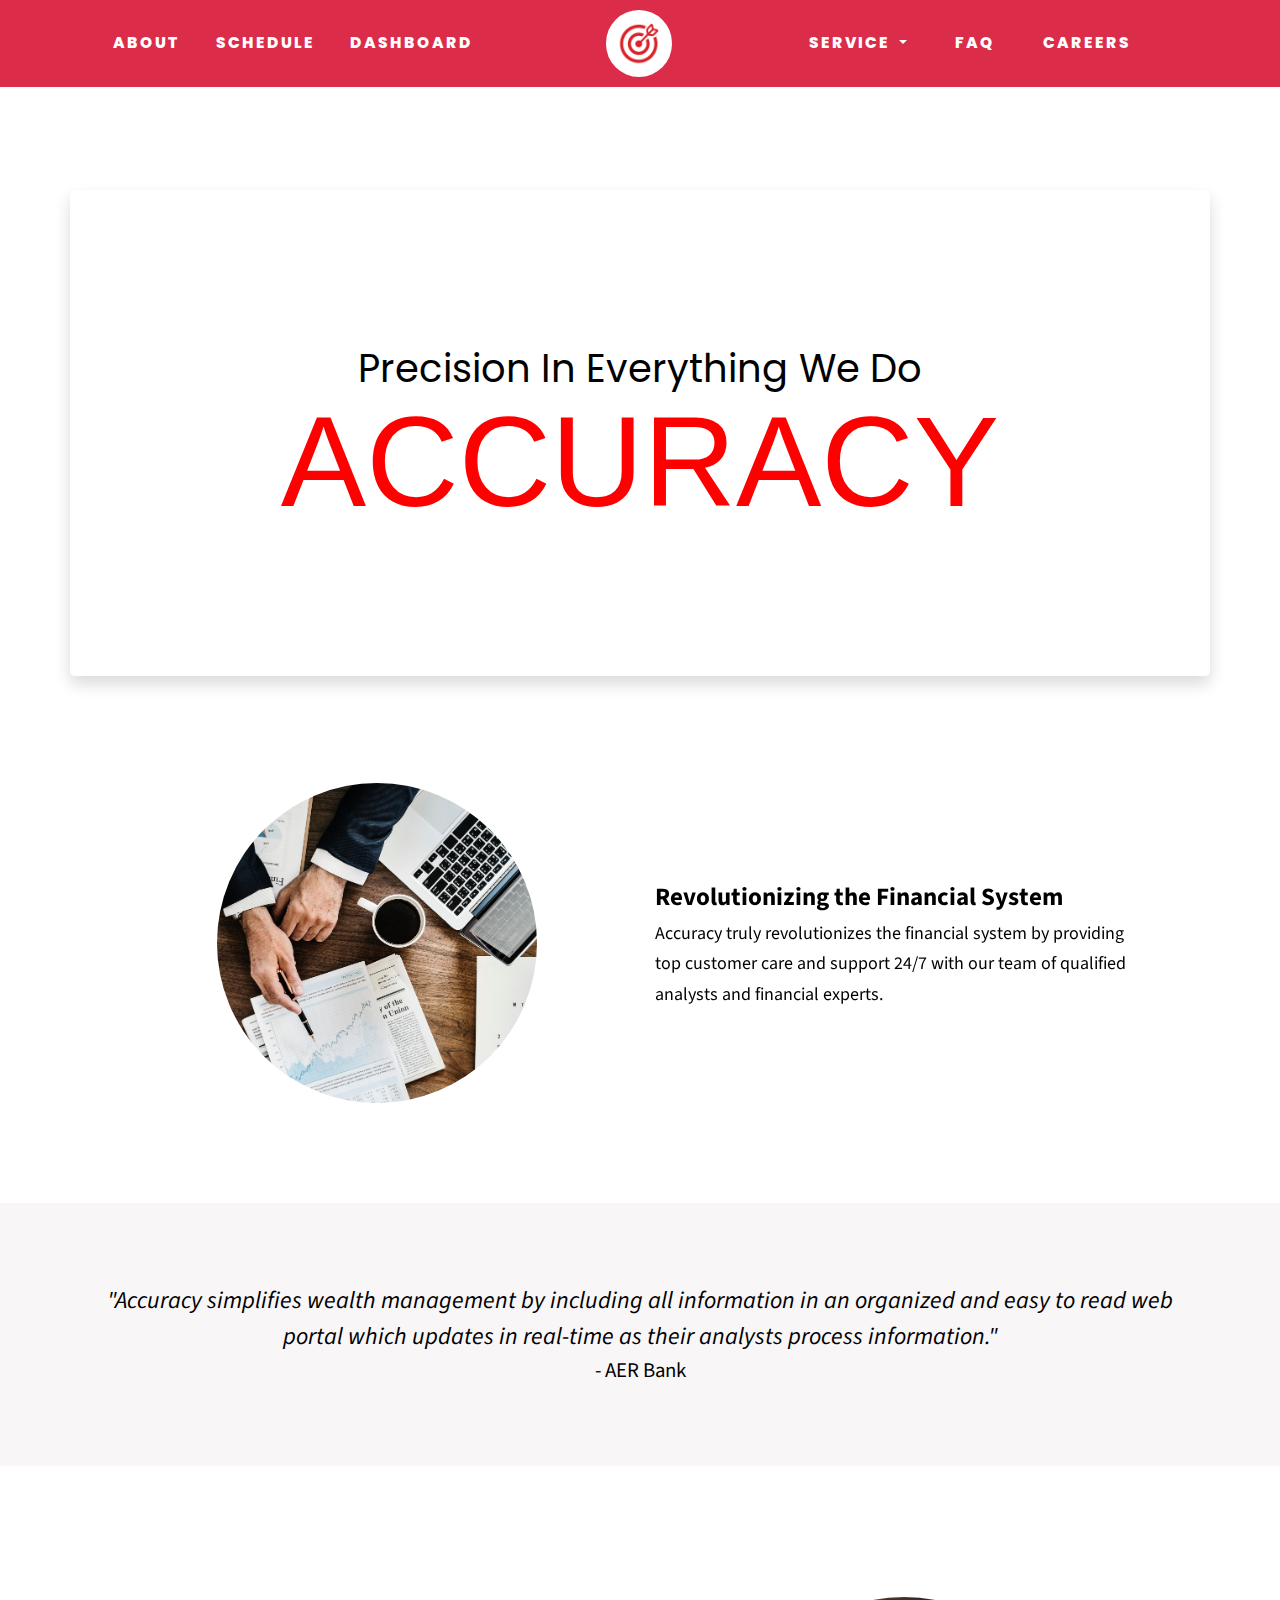
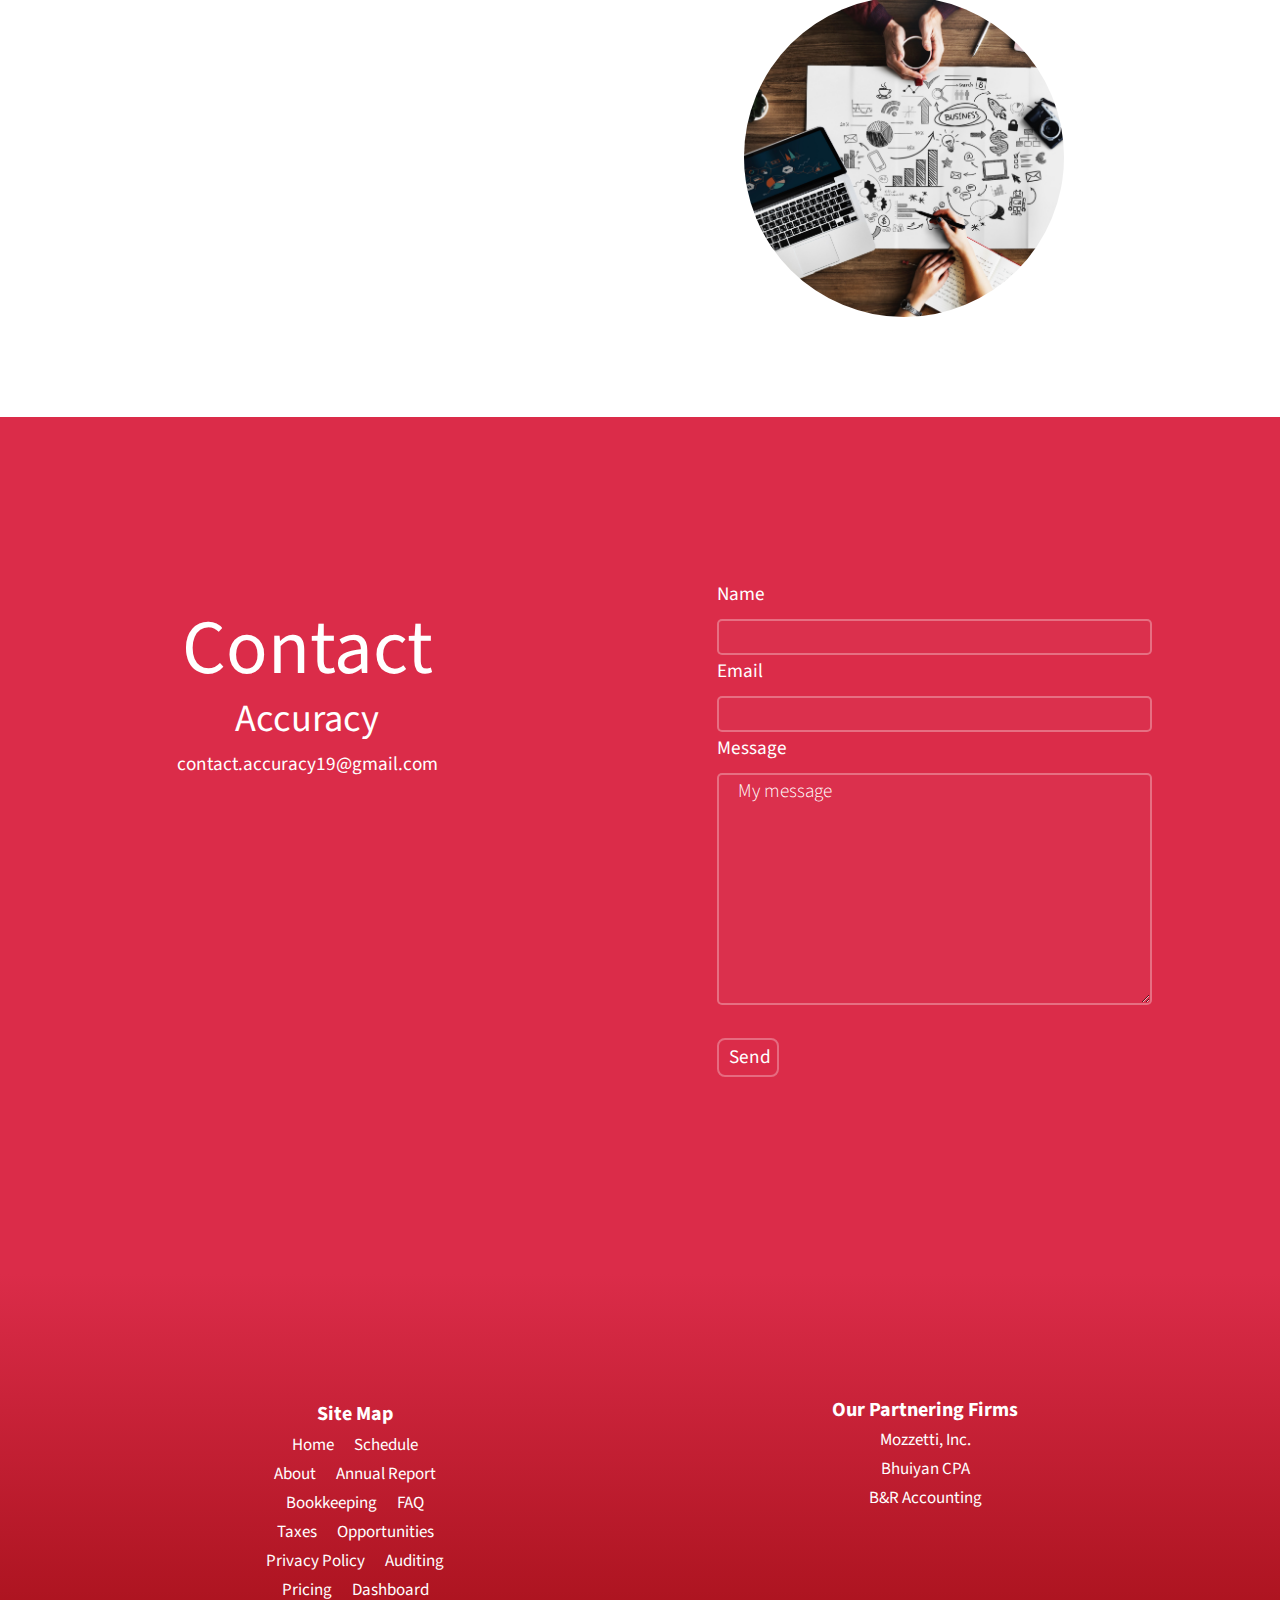
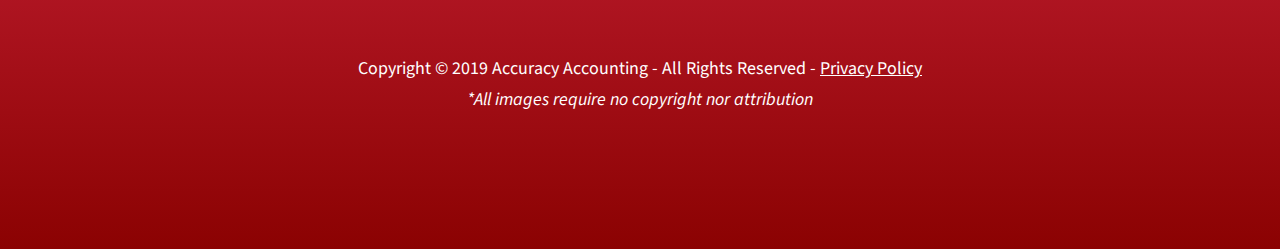
<file: home.html>
<!DOCTYPE html>
<html>
<head>
	<title>Accuracy Accounting</title>

	<meta name="viewport" content="width=device-width, initial-scale=1, shrink-to-fit=no">
	<meta charset="UTF-8">

	<link rel="shortcut icon" type="image/png" href="img/icon.png">

	<link rel="stylesheet" href="css/linearicons.css">

	<link rel="stylesheet" href="https://use.fontawesome.com/releases/v5.7.2/css/all.css" integrity="sha384-fnmOCqbTlWIlj8LyTjo7mOUStjsKC4pOpQbqyi7RrhN7udi9RwhKkMHpvLbHG9Sr" crossorigin="anonymous">

	<link rel="stylesheet" href="css/bootstrap.css">
	<link rel="stylesheet" href="css/main.css">
	<link rel="stylesheet" href="css/style.css">
	<link rel="stylesheet" href="css/mobilecss.css">
	<link rel="stylesheet" href="css/slide-animation.css">
	<link href="https://fonts.googleapis.com/css?family=Source+Sans+Pro" rel="stylesheet">
	<link href="https://fonts.googleapis.com/css?family=Poppins:300" rel="stylesheet">
	<link href="https://fonts.googleapis.com/css?family=Dosis" rel="stylesheet">
    <link href="https://fonts.googleapis.com/css?family=Rubik" rel="stylesheet">

</head>
<body style="">
<!--
Cool stuff that we could add

animation on scroll: https://codepen.io/simoncodrington/pen/Mwgqqd

-->

	<header class="header-area">
		<div class="container">
			<div class="header-wrap">

				<div class="header-top d-flex justify-content-between align-items-center navbar-expand-md">


					<!-- LEFT NAV - This nav bar is to the left of the logo -->
					<div class="col menu-left">
						<a href="about.html">About</a>
						<a href="schedule.html">Schedule</a>

<a href="Login-Signup/index.html" target="_blank">Dashboard</a>

					</div>

					<!-- Logo of the navbar -->
					<div class="col-3 logo">
						<a href="home.html">
							<img id="logoNav" class="mx-auto" src="img/logo.jpg" alt="" style="padding: 10px; border-radius: 50%; background-color: white;">
						</a>
					</div>

					<!-- RIGHT NAV - This nav bar is to the right of the logo -->
					<nav class="col navbar navbar-expand-md justify-content-end">

						<!-- Toggler/collapsibe Button -->
						<button class="navbar-toggler" type="button" data-toggle="collapse" data-target="#collapsibleNavbar">
							<span class="lnr lnr-menu" style="color:white;"></span>
						</button>

						<div class="collapse navbar-collapse menu-right" id="collapsibleNavbar">
							<ul class="navbar-nav justify-content-center w-100">
								<li class="nav-item hide-lg">
									<a class="nav-link" href="home.html">Home</a>
								</li>
								<li class="nav-item hide-lg">
									<a class="nav-link" href="about.html">About</a>
								</li>
								<li class="nav-item hide-lg">
									<a class="nav-link" href="schedule.html">Schedule</a>
								</li>
								<li class="nav-item hide-lg">
									<a class="nav-link"  href="Login-Signup/index.html" target="_blank">Dashboard</a>
								</li>

								<!-- Dropdown -->
								<li class="nav-item dropdown">
										<a class="nav-link dropdown-toggle" href="#" id="navbardrop" data-toggle="dropdown">
												Service
										</a>
										<div class="dropdown-menu">
												<a class="dropdown-item" href="pricing.html">Pricing</a>
												<a class="dropdown-item" href="book-report.html">Bookkeeping + Annual Reports</a>
												<a class="dropdown-item" href="taxes.html">Taxes</a>
												<a class="dropdown-item" href="auditing.html">Auditing</a>
										</div>
								</li>
								<li class="nav-item">
									<a class="nav-link" href="faq.html" >
										FAQ</a>
								</li>
								<li class="nav-item">
									<a class="nav-link" href="opportunities.html" >
										Careers</a>
								</li>






							</ul>
						</div>
					</nav>

				</div>
			</div>
		</div>
	</header>


	<!--
	<section class="home-banner-area relative">
		<div class="container">
			<div class="row height align-items-center justify-content-center">
				<div class="home-banner-content col-lg-5">
					<h1>Accuracy</h1>
					<hr>
					<p>Accounting Firm</p>
				</div>
			</div>
		</div>
	</section>-->
	<div  style="background-color:white !important;">
	<section style="background-color:white !important; padding: 3vh;"><br><br>
		<div class="container" id="accuracyText" style="padding: 0; border-radius: 5px; width: 90vw; height: 38vw;
		display: table; text-align: center; background-color: white;">
			<span class="shadow" style="display: table-cell; border-radius: 5px;
  vertical-align: middle;">
				<h1 style="font-size: 3vw; font-family: Poppins, sans-serif;">Precision In Everything We Do</h1>

				<h1 style="line-height: 100%; font-size: 10vw; font-family: Lato, sans-serif; color: red;">ACCURACY</h1>
			</span>
		</div>

	</section>

	<!-- catch phrases -->
	<section style="background-color: white !important;">
		<div class="catchSection" style="min-height: 500px; margin: 0 auto; padding: 5rem 10vw;">
				<div class="row align-middle mb-3">
					<div class="col-md-6" style="display: flex; align-content: center;">
						<img class="img-fluid catchImage" src="img/img1.jpg" style="float:right;
					width: 320px; height:320px; border-radius:50%; margin: 0 auto;">
					</div>
					<div class="col-md-6 animation-element slide-right">
						<div style="position: relative; top: 50%; color:black; text-align:left; transform:translate(0, -50%);">
							<font style="font-size: 25px; font-weight:700;">Revolutionizing the Financial System</font>
							<br><p style="font-size: 18px;">
							Accuracy truly revolutionizes the
							financial system by providing top customer
							care and support 24/7 with our team of qualified analysts
							and financial experts.</p>
						</div>
					</div>
				</div>
		</div>

		<div style="width:100%; background-color: #f9f6f8; ">
			<div class="container" style="padding: 80px 15px; text-align:center">
			<h1 id="quoteCatch" style="font-size: 1.5rem"><i>"Accuracy simplifies wealth management by including all information
			in an organized and easy to read web portal which updates in
				real-time as their analysts process information."</i></h1>
			<h3 style="font-size: 1.3rem">- AER Bank</h3>
			</div>
		</div>
		<br><br>

		<div class="catchSection" style="min-height: 500px; margin: 0 auto; padding: 5rem 10vw;">
			<div class="row align-middle mb-3">
				<div class="col-md-6 animation-element slide-left">
					<div style="position: relative; top: 50%; color:black; text-align:left; transform:translate(0, -50%);">
						<font style="font-size: 25px; font-weight:700;">Analytics at your Fingertips</font>
						<br><p style="font-size: 18px;">
						Our analysis involves processes using statistical
						models and advanced technology equipped with an arsenal of
						powerful machine learning to give you the predictive power to
						adapt your business practices to meet the changing tides of the market.
					</p>
					</div>
				</div>
				<div class="col-md-6 order-first order-md-1" style="display: flex; align-content: center;">
					<img class="img-fluid catchImage" src="img/img3.jpg" style="
					width: 320px; height:320px; border-radius:50%; margin: 0 auto;">
				</div>

			</div>
		</div>
	</section>
	</div>
	<br><br><br>

	<section id="home-email" style="height:700px; padding-top: 4rem; background-color: #db2c49 !important;">
		<div class="inner" style="font-size: 1.5vw;">

			<div id="contactUS1" style="
			text-align: center; float: left; padding: 20px; width: 48%; height: 100%;">
				<div style="position: relative; top: 50%; transform: translate(0, 14%);">
					<h1 style="color: white; font-size: 2em;">
						<font style="font-size: 2em;">Contact</font><br>Accuracy</h1>
					<p style="color: white">contact.accuracy19@gmail.com</p>

					<div class="social-media">
						<a href="https://www.instagram.com/accuracyfbla/" target="_blank">
							<i class="fab fa-instagram iconBottom"></i>
						</a>
						<a href="https://twitter.com/Accurac48406895" target="_blank">
							<i class="fab fa-twitter iconBottom"></i>
						</a>
						<a href="https://www.facebook.com/Accuracy-FBLA-2743821792302296/" target="_blank">
							<i class="fab fa-facebook-square iconBottom"></i>
						</a>
					</div>
				</div>


				</ul>
			</div>

			<div id="contactUSForm" style=" padding: 20px 8vw; width: 50%; float: left; height: 100%;">
				<div id="gform">
					<div class="field">
						<label for="name">Name</label>
						<input id="name" type="text" name="name"/>
					</div>
					<div class="field">
						<label for="email">Email</label>
						<input type="email" name="email" id="email" />
					</div>
					<div class="field">
						<label for="message">Message</label>
						<textarea name="message" id="message" rows="7" placeholder="My message"></textarea>
					</div>
					<br>
					<button id="buttonForm" class="sendEmailButton" onclick="sendEmail()"
					 style="background-color: transparent; border-radius: 8px; color: white;
					border: solid 2px rgba(255, 255, 255, 0.3);">
							<i class="fa fa-paper-plane"></i>&nbsp;Send</button>

					<br><br><br>
				</div>
			</div>


		</div>

	</section>

	<div class="bottomPage" style="height:575px;">
		<div class="align-content-center" style="width:100%; height:100%; padding: 40px 35px 50px 35px; margin-top: 80px;
		background: linear-gradient(#db2c49, #8b0202)">

			<div class="container bottomExtra">
				<div class="row">
					<div class="col-6 col-md-6 ">
						<span style="font-size: 20px;"><strong>Site Map</strong></span><br>
						<span>
							<a href="home.html">Home</a>&emsp;
                            <a href="schedule.html">Schedule</a>
						</span>
						<br>
						<span>
                            <a href="about.html">About</a>&emsp;
							<a href="book-report.html">Annual Report</a>
						</span><br>
                        <span>
							<a href="book-report.html">Bookkeeping</a>&emsp;
                            <a href="faq.html">FAQ</a>
						</span><br>
                        <span>
							<a href="taxes.html">Taxes</a>&emsp;
                            <a href="opportunities.html">Opportunities</a>
						</span><br>
                        <span>
                            <a href="privacy-policy.html">Privacy Policy</a>&emsp;
                            <a href="auditing.html">Auditing</a>
						</span><br>
						<span>
							<a href="pricing.html">Pricing</a>&emsp;
							<a href="Login-Signup/index.html" target="_blank">Dashboard</a>
						</span>
					</div>
					<div class="col-6 col-md-6">
						<span style="font-size: 20px; line-height:0.9"><strong>Our Partnering Firms</strong></span><br>
						<span>
							<a href="https://www.mozzetti.com/" target="_blank">Mozzetti, Inc.</a>
						</span><br>
						<span>
							<a href="http://bhuiyancpa.com/" target="_blank">Bhuiyan CPA</a>
						</span><br>
						<span>
							<a href="http://www.bandraccounting.com/" target="_blank">B&R Accounting</a>
						</span>
					</div>
				</div>
			</div>
			<div class="bottomText">
				Copyright © 2019 Accuracy Accounting - All Rights Reserved -
				<a href="privacy-policy.html" style="color:white; text-decoration: underline white;" class="ppolicy">Privacy Policy</a>
				<br><i>*All images require no copyright nor attribution</i>
			</div>
		</div>

	</div>

	<script src="js/vendor/jquery-2.2.4.min.js"></script>
	<script src="js/slide-animation.js"></script>
	<script src="https://cdnjs.cloudflare.com/ajax/libs/popper.js/1.11.0/umd/popper.min.js" integrity="sha384-b/U6ypiBEHpOf/4+1nzFpr53nxSS+GLCkfwBdFNTxtclqqenISfwAzpKaMNFNmj4"
	 crossorigin="anonymous"></script>
	<script src="js/vendor/bootstrap.min.js"></script>
	<script src="js/jquery.magnific-popup.min.js"></script>
	<script src="js/owl.carousel.min.js"></script>
	<script src="js/jquery.nice-select.min.js"></script>
	<script src="js/jquery.sticky.js"></script>
	<script src="js/parallax.min.js"></script>
	<script src="js/main.js"></script>
	<script type="text/javascript" src="https://cdn.emailjs.com/sdk/2.3.2/email.min.js"></script>
	<script type="text/javascript">
		(function(){
			emailjs.init("user_S2WW9tssciy3huUeog4M7");
		})();
	</script>
	<script src="js/contact-email.js"></script>
</body>
</html>
</file>
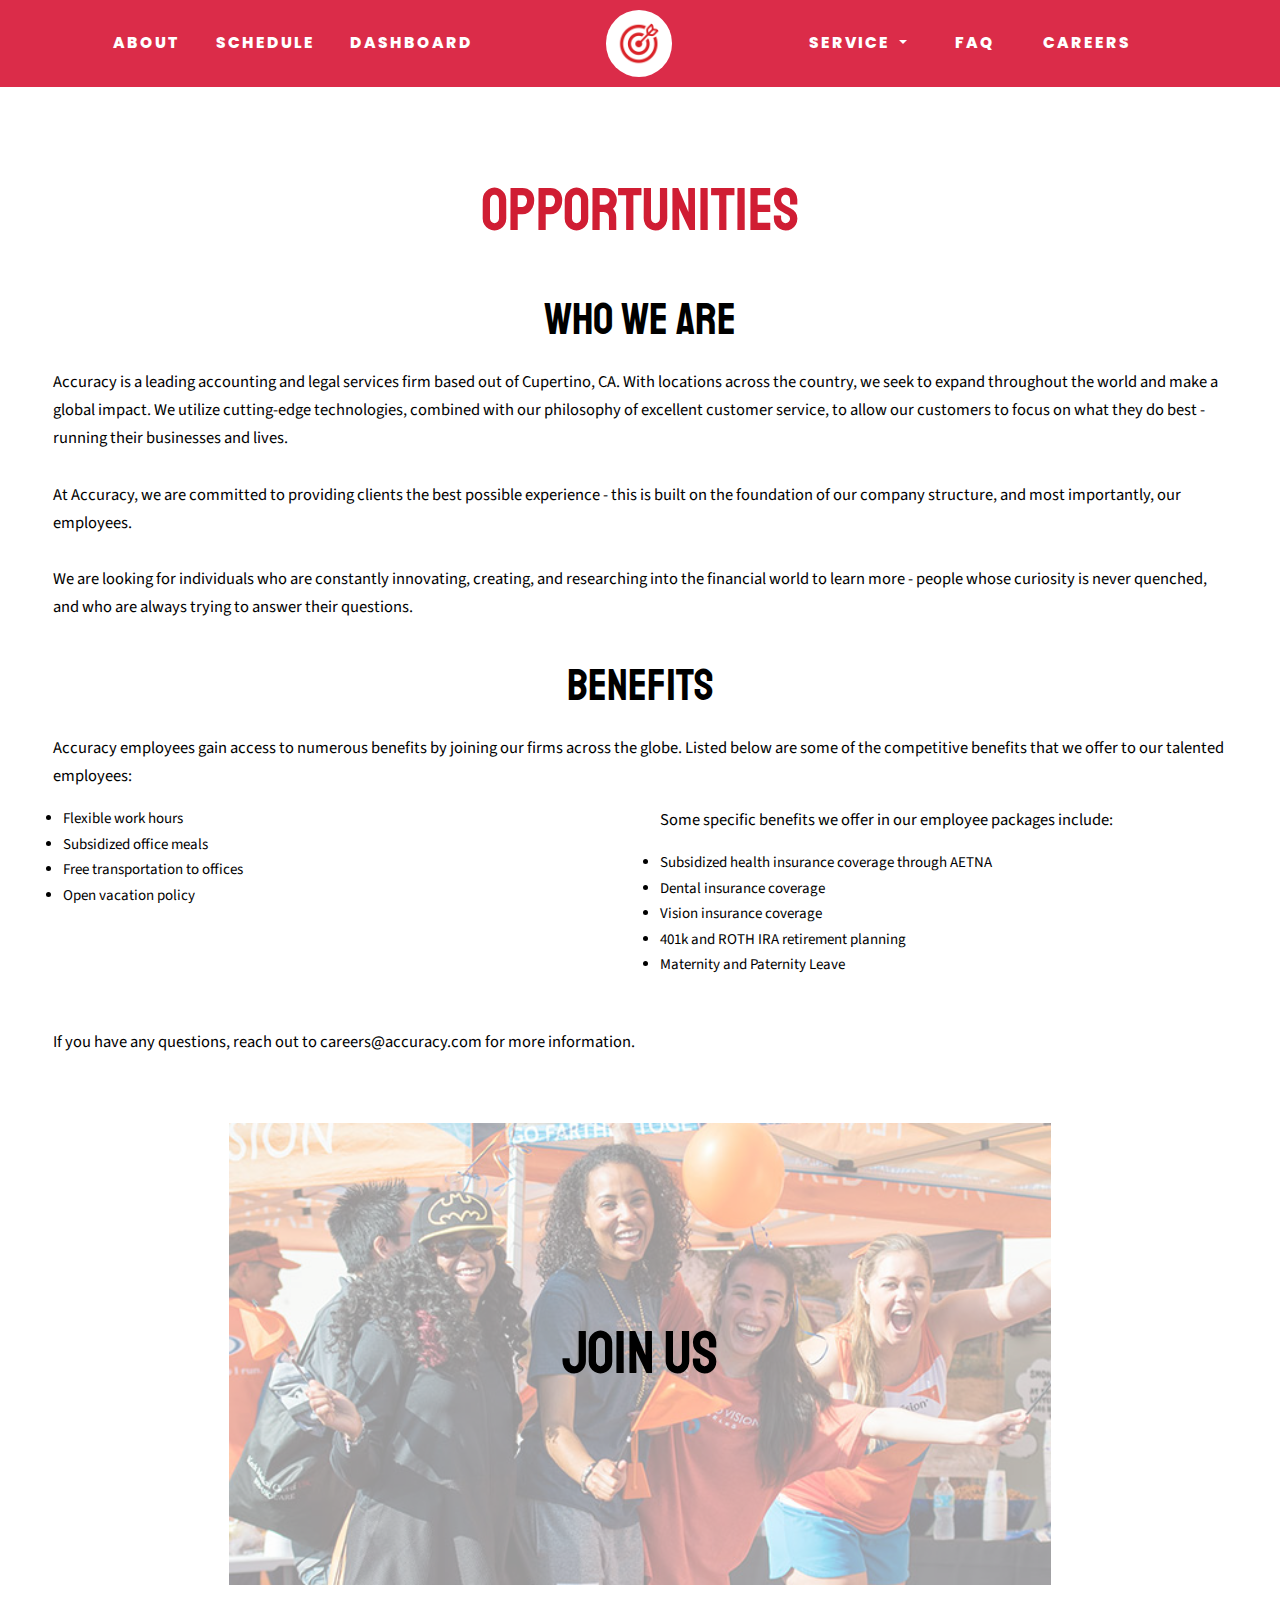
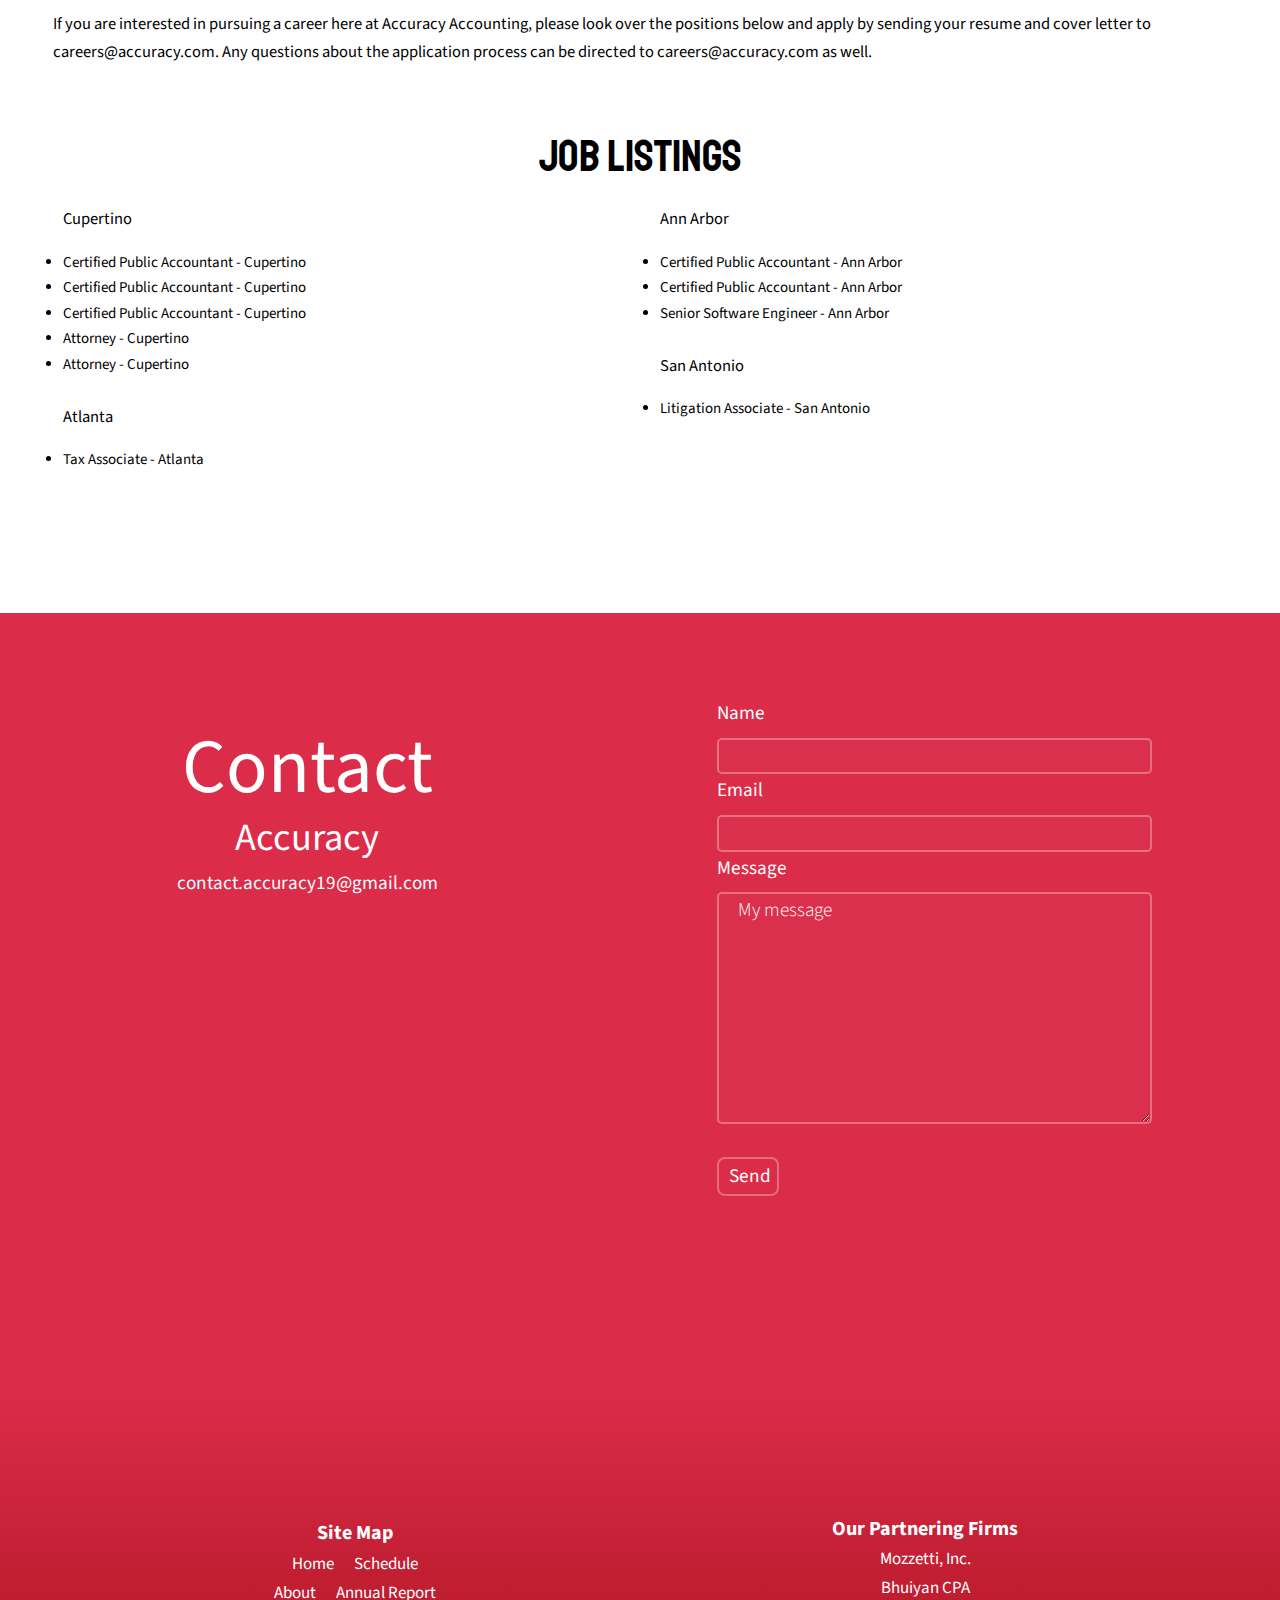
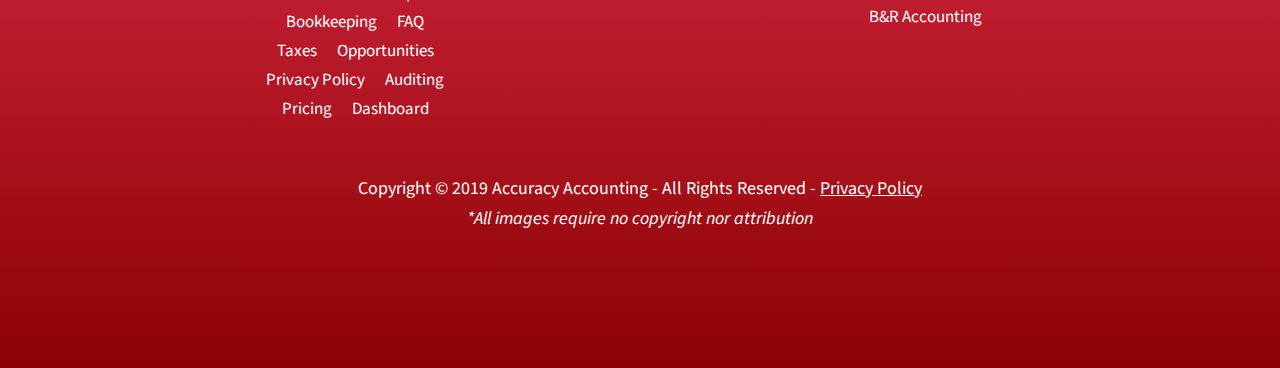
<file: opportunities.html>
<!DOCTYPE html>
<html>
<head>
    <title>Accuracy Opportunities</title>

    <meta name="viewport" content="width=device-width, initial-scale=1, shrink-to-fit=no">
    <meta charset="UTF-8">
    <link rel="shortcut icon" type="image/png" href="img/icon.png">

    <link rel="stylesheet" href="css/linearicons.css">
    <link rel="stylesheet" href="https://use.fontawesome.com/releases/v5.7.2/css/all.css" integrity="sha384-fnmOCqbTlWIlj8LyTjo7mOUStjsKC4pOpQbqyi7RrhN7udi9RwhKkMHpvLbHG9Sr" crossorigin="anonymous">

    <link rel="stylesheet" href="css/bootstrap.css">
    <link rel="stylesheet" href="css/main.css">
    <link rel="stylesheet" href="css/style.css">
    <link rel="stylesheet" href="css/mobilecss.css">
    <link rel="stylesheet" href="css/owl.carousel.css">
    <link rel="stylesheet" href="css/slide-animation.css">
    <link rel="stylesheet" href="css/buttonAnim.css">
    <link href="https://fonts.googleapis.com/css?family=Source+Sans+Pro" rel="stylesheet">
    <link href="https://fonts.googleapis.com/css?family=Poppins:300" rel="stylesheet">
    <link href="https://fonts.googleapis.com/css?family=Dosis" rel="stylesheet">
    <link href="https://fonts.googleapis.com/css?family=Lobster" rel="stylesheet"></head>

<body style="">
<!--
Cool stuff that we could add

animation on scroll: https://codepen.io/simoncodrington/pen/Mwgqqd

-->
	<header class="header-area">
		<div class="container">
			<div class="header-wrap">

				<div class="header-top d-flex justify-content-between align-items-center navbar-expand-md">


					<!-- LEFT NAV - This nav bar is to the left of the logo -->
					<div class="col menu-left">
						<a href="about.html">About</a>
						<a href="schedule.html">Schedule</a>

<a href="Login-Signup/index.html" target="_blank">Dashboard</a>

					</div>

					<!-- Logo of the navbar -->
					<div class="col-3 logo">
						<a href="home.html">
							<img id="logoNav" class="mx-auto" src="img/logo.jpg" alt="" style="padding: 10px; border-radius: 50%; background-color: white;">
						</a>
					</div>

					<!-- RIGHT NAV - This nav bar is to the right of the logo -->
					<nav class="col navbar navbar-expand-md justify-content-end">

						<!-- Toggler/collapsibe Button -->
						<button class="navbar-toggler" type="button" data-toggle="collapse" data-target="#collapsibleNavbar">
							<span class="lnr lnr-menu" style="color:white;"></span>
						</button>

						<div class="collapse navbar-collapse menu-right" id="collapsibleNavbar">
							<ul class="navbar-nav justify-content-center w-100">
								<li class="nav-item hide-lg">
									<a class="nav-link" href="home.html">Home</a>
								</li>
								<li class="nav-item hide-lg">
									<a class="nav-link" href="about.html">About</a>
								</li>
								<li class="nav-item hide-lg">
									<a class="nav-link" href="schedule.html">Schedule</a>
								</li>
								<li class="nav-item hide-lg">
									<a class="nav-link"  href="Login-Signup/index.html" target="_blank">Dashboard</a>
								</li>

								<!-- Dropdown -->
								<li class="nav-item dropdown">
										<a class="nav-link dropdown-toggle" href="#" id="navbardrop" data-toggle="dropdown">
												Service
										</a>
										<div class="dropdown-menu">
												<a class="dropdown-item" href="pricing.html">Pricing</a>
												<a class="dropdown-item" href="book-report.html">Bookkeeping + Annual Reports</a>
												<a class="dropdown-item" href="taxes.html">Taxes</a>
												<a class="dropdown-item" href="auditing.html">Auditing</a>
										</div>
								</li>
								<li class="nav-item">
									<a class="nav-link" href="faq.html" >
										FAQ</a>
								</li>
								<li class="nav-item">
									<a class="nav-link" href="opportunities.html" >
										Careers</a>
								</li>






							</ul>
						</div>
					</nav>

				</div>
			</div>
		</div>
	</header>




<section style="background-color:white; padding: 5vw 3vw;">
    <div class="container-fluid" style="text-align: center;">
        <h1 class="aboutTitle3">
            Opportunities
        </h1>
        <h3 class="subtitle">Who we are</h3>
        <p class="aboutInfo" style="text-align: left;">
            Accuracy is a leading accounting and legal services firm based out of Cupertino, CA.
            With locations across the country, we seek to expand throughout the world and make a global impact.
            We utilize cutting-edge technologies, combined with our philosophy of excellent customer service,
            to allow our customers to focus on what they do best - running their businesses and lives.
            <br><br>
            At Accuracy, we are committed to providing clients the best possible experience -
            this is built on the foundation of our company structure,
            and most importantly, our employees.
            <br><br>We are looking for individuals who are constantly innovating,
            creating, and researching into the financial world to learn more -
            people whose curiosity is never quenched, and who
            are always trying to answer their questions.
        </p>
        <h3 class="subtitle">Benefits</h3>
        <p class="aboutInfo" style="text-align: left;">
            Accuracy employees gain access to numerous benefits by joining our firms across the globe.
            Listed below are some of the competitive benefits that we offer to our talented employees:
        </p>
        <div class="row" style="padding-left: 10px; text-align:left;" id="businessesServices">
            <div class="col-md-6 col-12" style="padding-bottom: 3vh">
                <ul style="list-style-type: disc !important;">
                    <li>Flexible  work hours</li>
                    <li>Subsidized office meals</li>
                    <li>Free transportation to offices</li>
                    <li>Open vacation policy</li>
                </ul>
            </div>
            <div class="col-md-6 col-12">
                <p class="aboutInfo" style="padding-left:0;">Some specific benefits we offer in our employee packages include:</p>
                <ul style="list-style-type: disc !important;">
                    <li>Subsidized health insurance coverage through AETNA</li>
                    <li>Dental insurance coverage</li>
                    <li>Vision insurance coverage</li>
                    <li>401k and ROTH IRA retirement planning</li>
                    <li>Maternity and Paternity Leave</li>
                </ul>
            </div>
        </div>
        <p class="aboutInfo" style="text-align: left;">
            If you have any questions, reach out to careers@accuracy.com for more information.
        </p>
        <br><br>

        <div style="position:relative;">
            <img src="img/happy-people.png" class="img-fluid" style="opacity: 0.4; width: 70%;">
            <h3 class="aboutTitle2" style="color:black; position: absolute; top: 50%; left: 50%; transform: translate(-50%, -50%);">
                Join Us
            </h3>
        </div><br>
        <p class="aboutInfo" style="text-align: left;">
            If you are interested in pursuing a career here at Accuracy Accounting,
            please look over the positions below and apply by sending your
            resume and cover letter to careers@accuracy.com.
            Any questions about the application process can be
            directed to careers@accuracy.com as well.
        </p>
        <br>
        <h3 class="subtitle">Job Listings</h3>
            <div class="row" style="padding-left: 10px; text-align:left;" id="businessesServices">
                <div class="col-md-6 col-12" style="padding-bottom: 3vh">
                    <p class="aboutInfo" style="padding-left:0;">Cupertino</p>
                    <ul style="list-style-type: disc !important;">
                        <li>Certified Public Accountant - Cupertino</li>
                        <li>Certified Public Accountant - Cupertino</li>
                        <li>Certified Public Accountant - Cupertino</li>
                        <li>Attorney - Cupertino</li>
                        <li>Attorney - Cupertino</li>
                    </ul><br>
                    <p class="aboutInfo" style="padding-left:0;">Atlanta</p>
                    <ul style="list-style-type: disc !important;">
                        <li>Tax Associate - Atlanta</li>
                    </ul>
                </div>
                <div class="col-md-6 col-12">
                    <p class="aboutInfo" style="padding-left:0;">Ann Arbor</p>
                    <ul style="list-style-type: disc !important;">
                        <li>Certified Public Accountant - Ann Arbor</li>
                        <li>Certified Public Accountant - Ann Arbor</li>
                        <li>Senior Software Engineer - Ann Arbor</li>
                    </ul><br>
                    <p class="aboutInfo" style="padding-left:0;">San Antonio</p>
                    <ul style="list-style-type: disc !important;">
                        <li>Litigation Associate - San Antonio</li>
                    </ul>

                </div>
            </div>
    </div>
</section>
<section id="home-email" style="height:700px; padding-top: 4rem; background-color: #db2c49 !important;">
    <div class="inner" style="font-size: 1.5vw;">

        <div id="contactUS1" style="
			text-align: center; float: left; padding: 20px; width: 48%; height: 100%;">
            <div style="position: relative; top: 50%; transform: translate(0, 14%);">
                <h1 style="color: white; font-size: 2em;">
                    <font style="font-size: 2em;">Contact</font><br>Accuracy</h1>
                <p style="color: white">contact.accuracy19@gmail.com</p>

                <div class="social-media">
                    <a href="https://www.instagram.com/accuracyfbla/" target="_blank">
                        <i class="fab fa-instagram iconBottom"></i>
                    </a>
                    <a href="https://twitter.com/Accurac48406895" target="_blank">
                        <i class="fab fa-twitter iconBottom"></i>
                    </a>
                    <a href="https://www.facebook.com/Accuracy-FBLA-2743821792302296/" target="_blank">
                        <i class="fab fa-facebook-square iconBottom"></i>
                    </a>
                </div>
            </div>


            </ul>
        </div>

        <div id="contactUSForm" style=" padding: 20px 8vw; width: 50%; float: left; height: 100%;">
            <div id="gform">
                <div class="field">
                    <label for="name">Name</label>
                    <input id="name" type="text" name="name"/>
                </div>
                <div class="field">
                    <label for="email">Email</label>
                    <input type="email" name="email" id="email" />
                </div>
                <div class="field">
                    <label for="message">Message</label>
                    <textarea name="message" id="message" rows="7" placeholder="My message"></textarea>
                </div>
                <br>
                <button id="buttonForm" class="sendEmailButton" onclick="sendEmail()"
                        style="background-color: transparent; border-radius: 8px; color: white;
					border: solid 2px rgba(255, 255, 255, 0.3);">
                    <i class="fa fa-paper-plane"></i>&nbsp;Send</button>

                <br><br><br>
            </div>
        </div>


    </div>

</section>

<div class="bottomPage" style="height:575px;">
    <div class="align-content-center" style="width:100%; height:100%; padding: 40px 35px 50px 35px; margin-top: 80px;
		background: linear-gradient(#db2c49, #8b0202)">

        <div class="container bottomExtra">
            <div class="row">
                <div class="col-6 col-md-6 ">
                    <span style="font-size: 20px;"><strong>Site Map</strong></span><br>
                    <span>
							<a href="home.html">Home</a>&emsp;
                            <a href="schedule.html">Schedule</a>
						</span>
                    <br>
                    <span>
                            <a href="about.html">About</a>&emsp;
							<a href="book-report.html">Annual Report</a>
						</span><br>
                    <span>
							<a href="book-report.html">Bookkeeping</a>&emsp;
                            <a href="faq.html">FAQ</a>
						</span><br>
                    <span>
							<a href="taxes.html">Taxes</a>&emsp;
                            <a href="opportunities.html">Opportunities</a>
						</span><br>
                    <span>
                            <a href="privacy-policy.html">Privacy Policy</a>&emsp;
                            <a href="auditing.html">Auditing</a>
						</span><br>
                    <span>
							<a href="pricing.html">Pricing</a>&emsp;
							<a href="Login-Signup/index.html" target="_blank">Dashboard</a>
						</span>
                </div>
                <div class="col-6 col-md-6">
                    <span style="font-size: 20px; line-height:0.9"><strong>Our Partnering Firms</strong></span><br>
                    <span>
							<a href="https://www.mozzetti.com/" target="_blank">Mozzetti, Inc.</a>
						</span><br>
                    <span>
							<a href="http://bhuiyancpa.com/" target="_blank">Bhuiyan CPA</a>
						</span><br>
                    <span>
							<a href="http://www.bandraccounting.com/" target="_blank">B&R Accounting</a>
						</span>
                </div>
            </div>
        </div>
        <div class="bottomText">
            Copyright © 2019 Accuracy Accounting - All Rights Reserved -
            <a href="privacy-policy.html" style="color:white; text-decoration: underline white;" class="ppolicy">Privacy Policy</a>
            <br><i>*All images require no copyright nor attribution</i>
        </div>
    </div>

</div>

<script src="js/vendor/jquery-2.2.4.min.js"></script>
<script src="js/slide-animation.js"></script>
<script src="https://cdnjs.cloudflare.com/ajax/libs/popper.js/1.11.0/umd/popper.min.js" integrity="sha384-b/U6ypiBEHpOf/4+1nzFpr53nxSS+GLCkfwBdFNTxtclqqenISfwAzpKaMNFNmj4"
        crossorigin="anonymous"></script>
<script src="js/vendor/bootstrap.min.js"></script>
<script src="js/jquery.magnific-popup.min.js"></script>
<script src="js/owl.carousel.min.js"></script>
<script src="js/jquery.nice-select.min.js"></script>
<script src="js/jquery.sticky.js"></script>
<script src="js/parallax.min.js"></script>
<script src="js/main.js"></script>
<script type="text/javascript" src="https://cdn.emailjs.com/sdk/2.3.2/email.min.js"></script>
<script type="text/javascript">
    (function(){
        emailjs.init("user_S2WW9tssciy3huUeog4M7");
    })();
</script>
<script src="js/contact-email.js"></script>
</body>
</html>
</file>
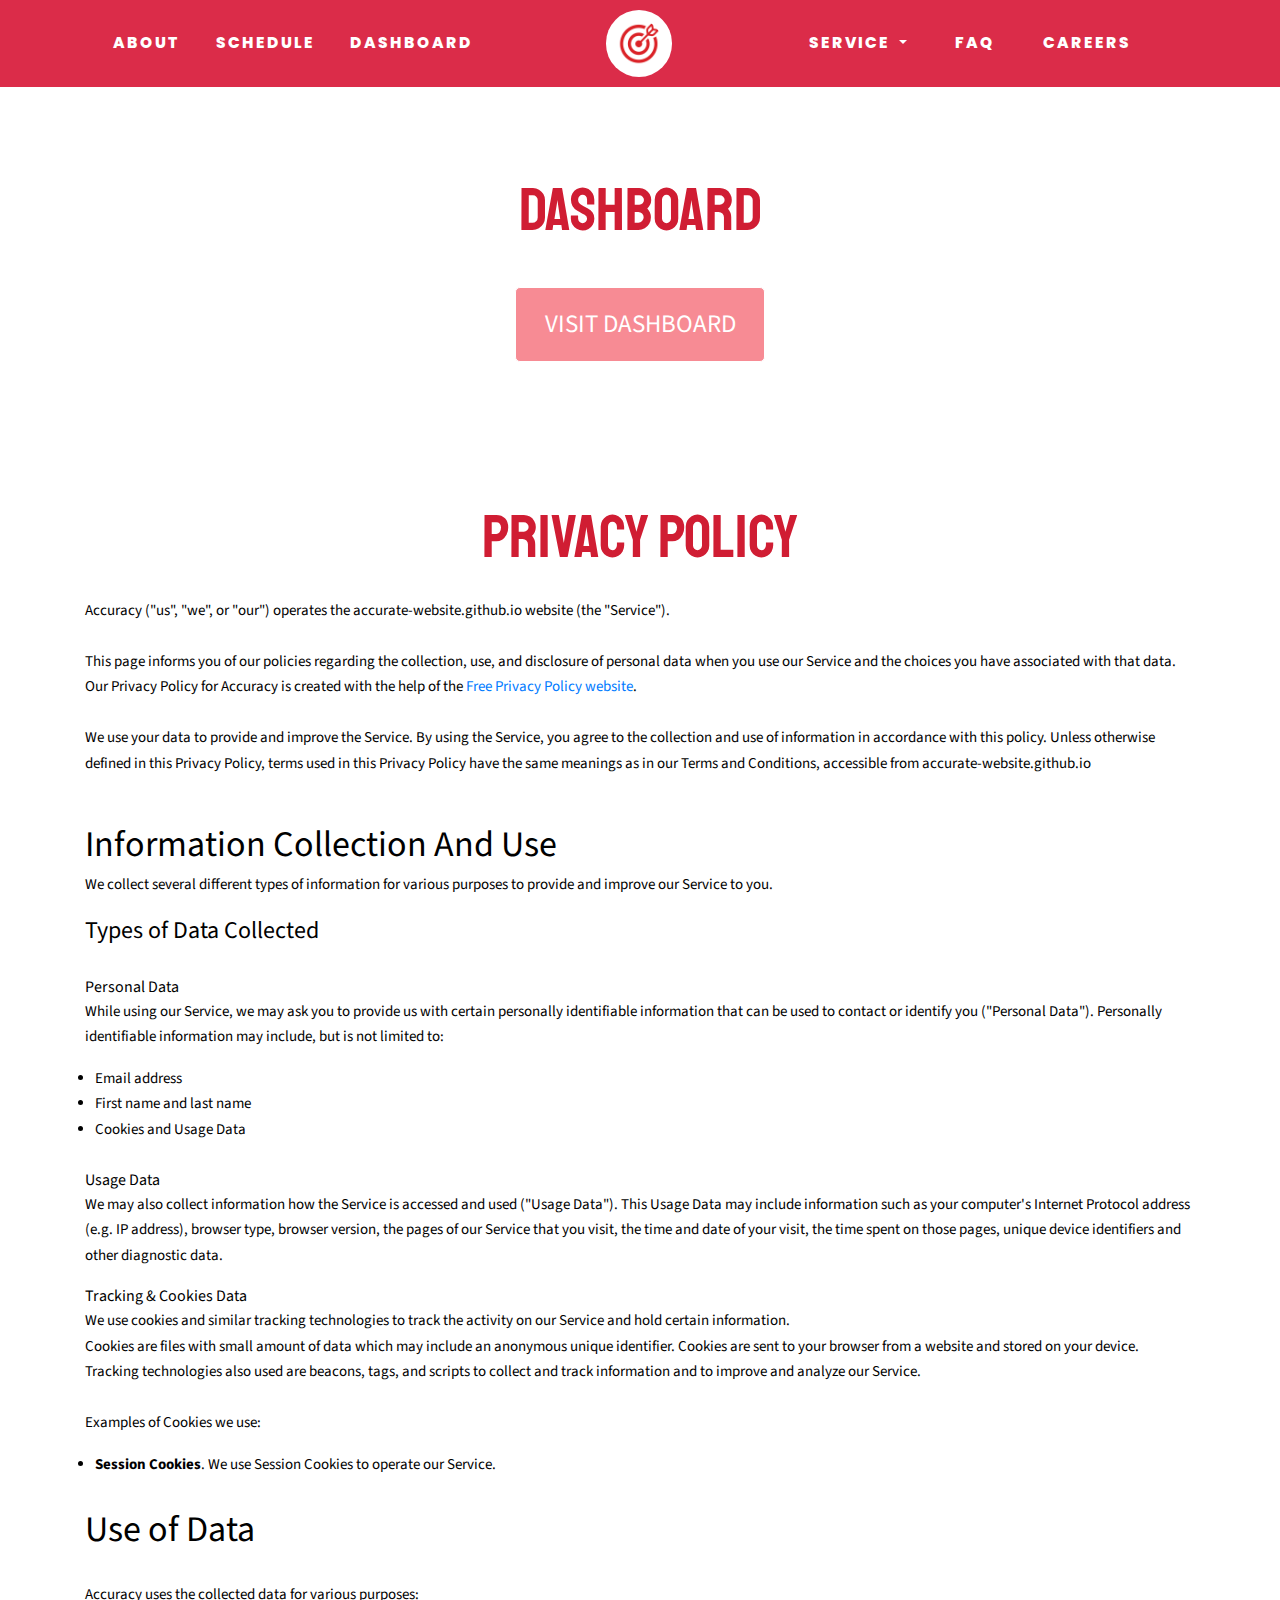
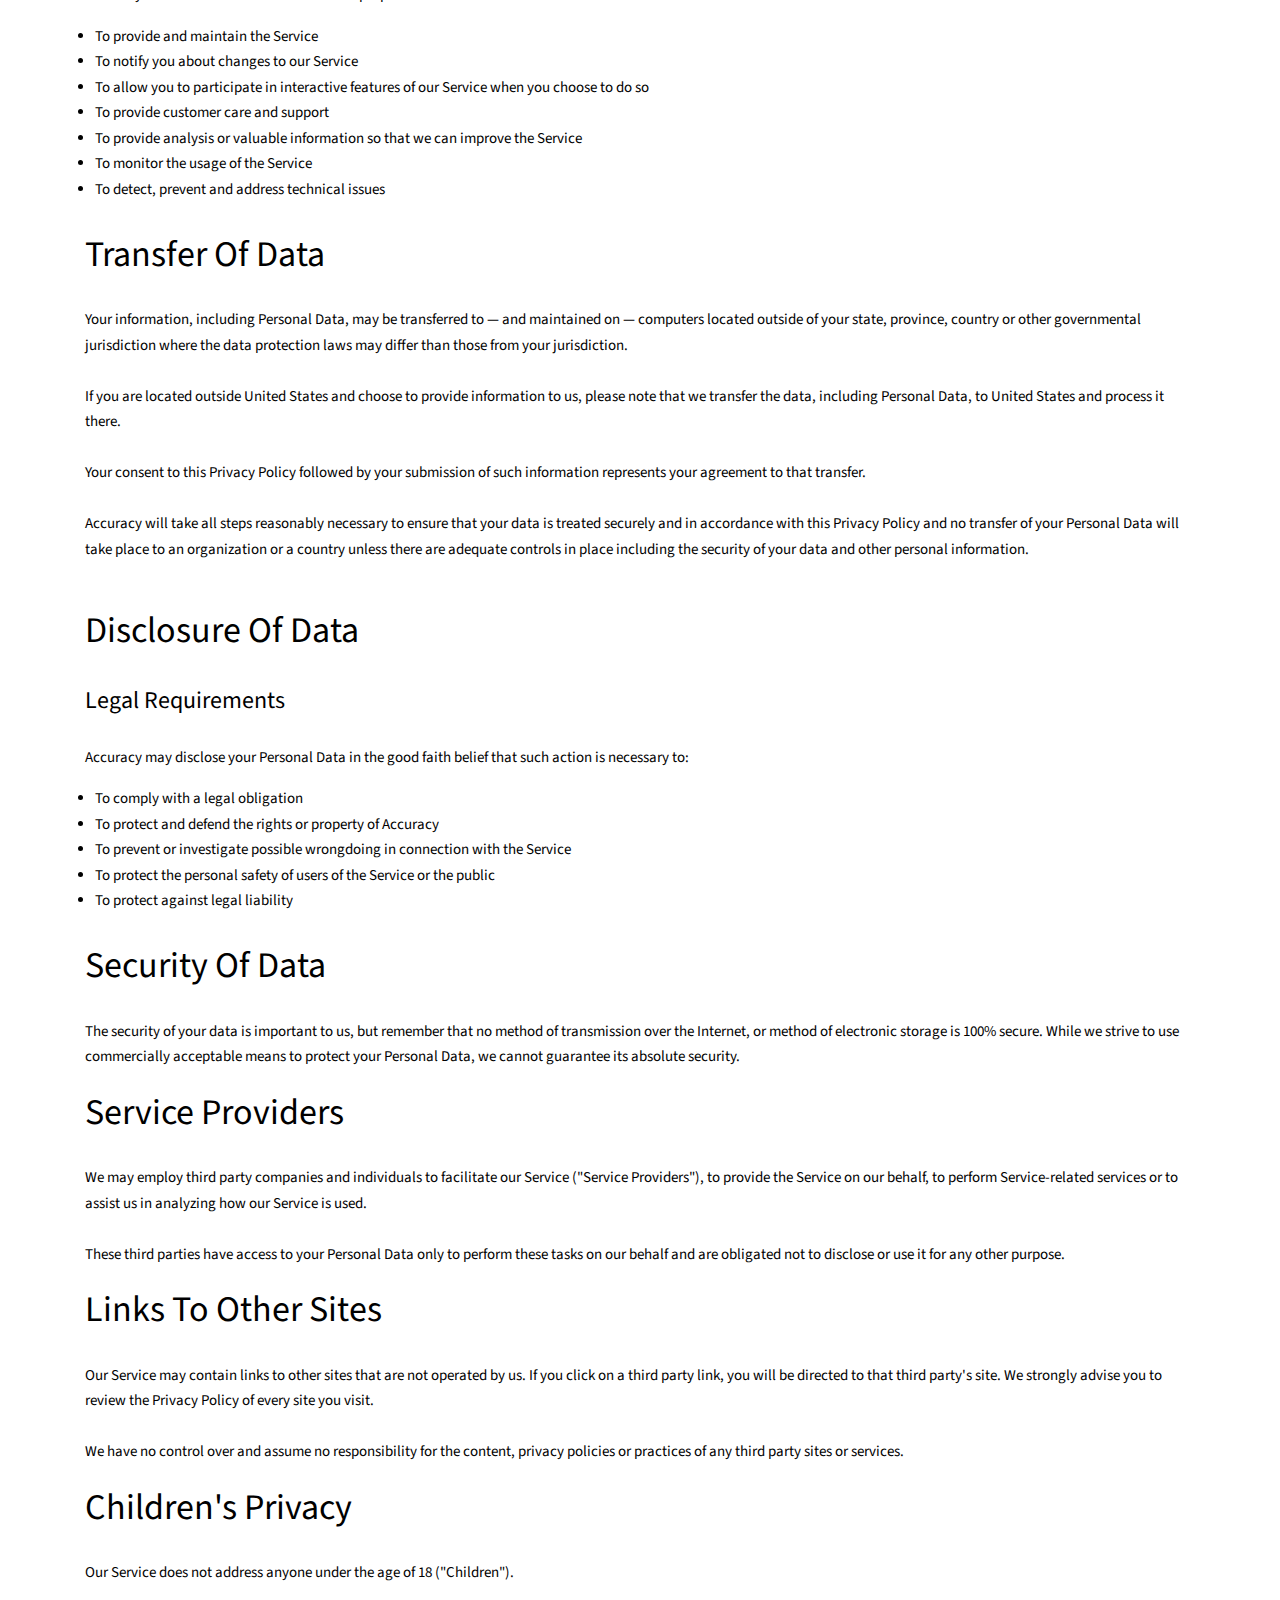
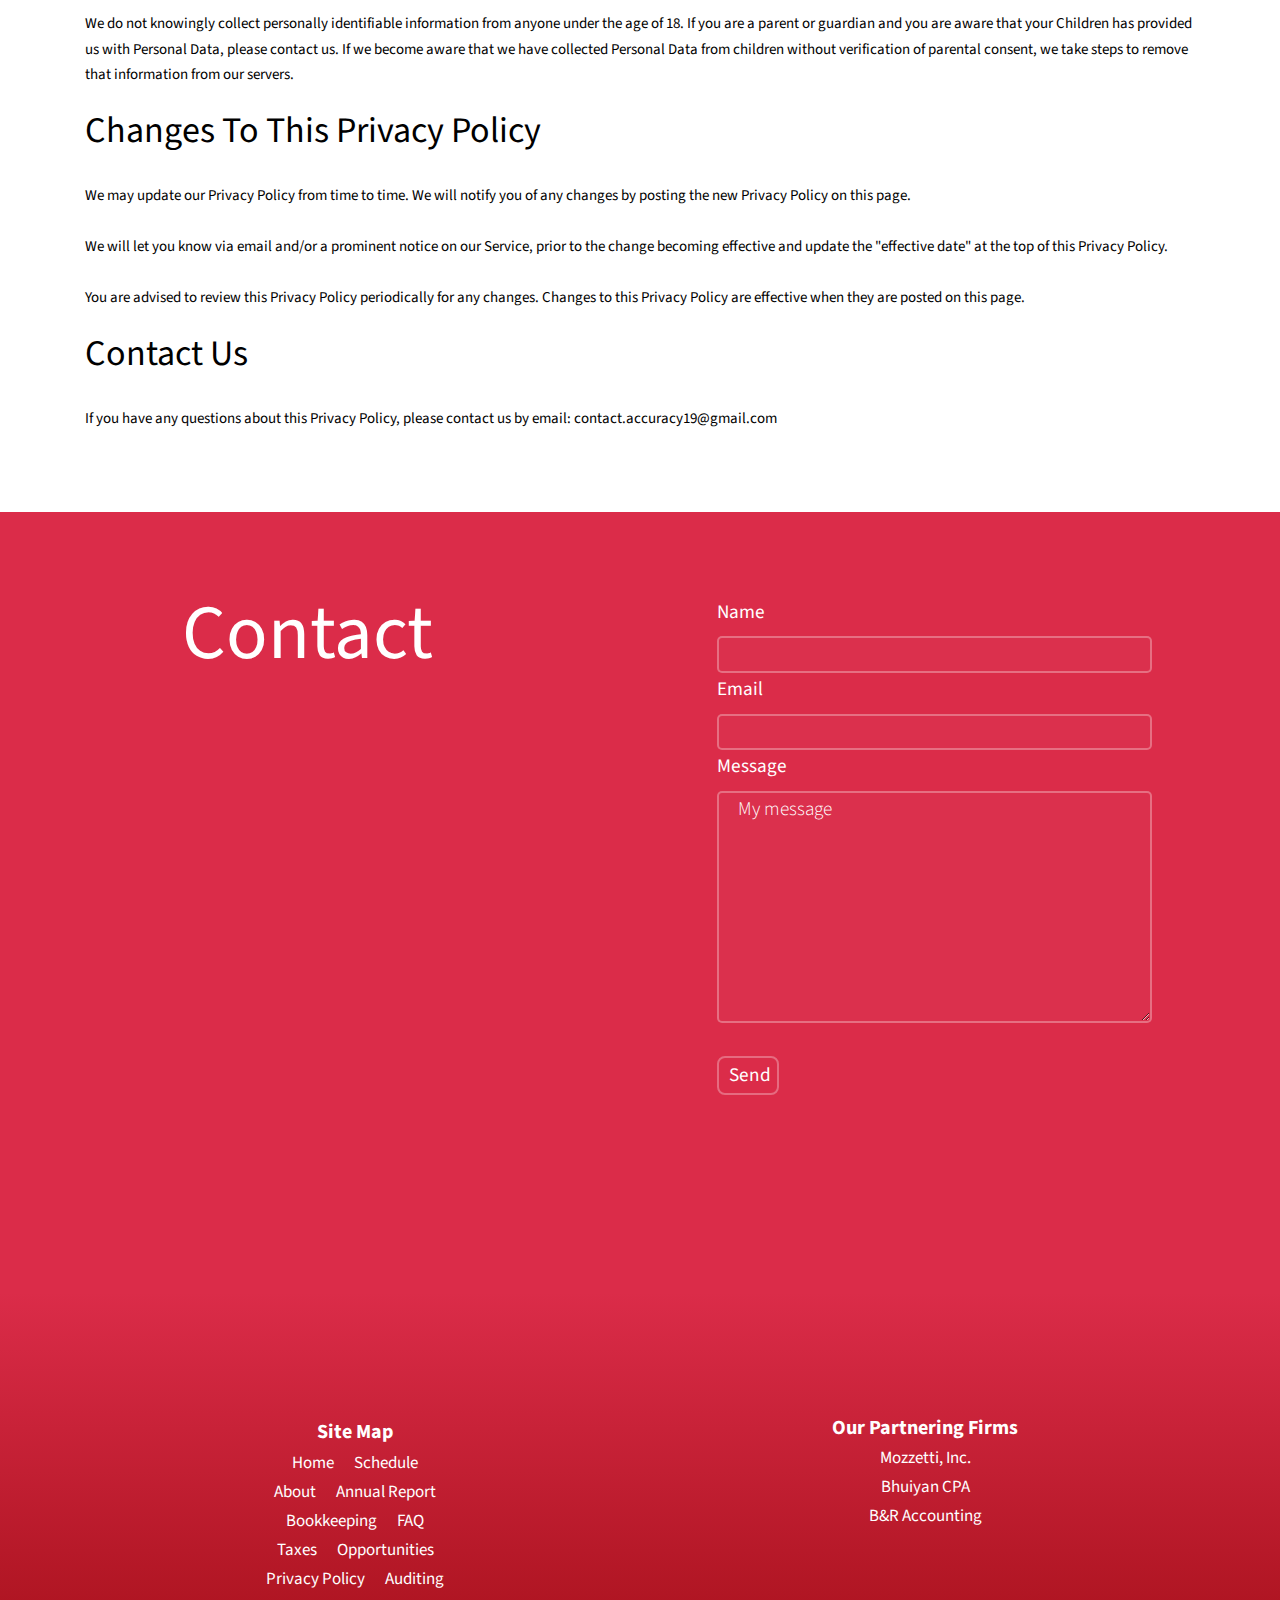
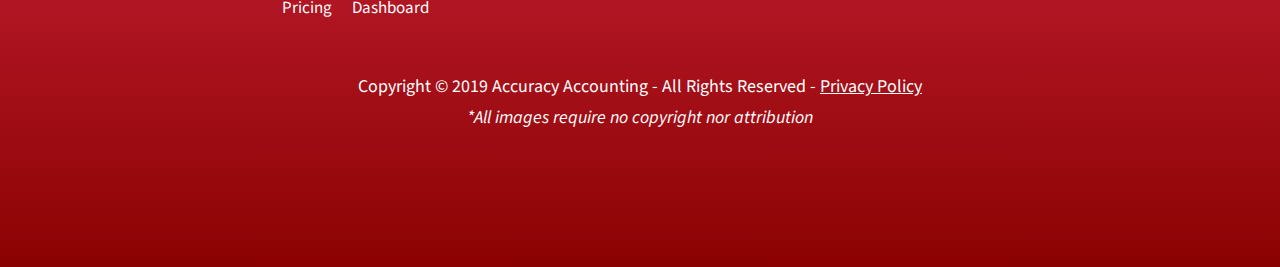
<file: portal.html>
<!DOCTYPE html>
<html>
<head>
    <title>Accuracy Dashboard</title>

    <meta name="viewport" content="width=device-width, initial-scale=1, shrink-to-fit=no">
    <meta charset="UTF-8">
    <link rel="shortcut icon" type="image/png" href="img/icon.png">

    <link rel="stylesheet" href="css/linearicons.css">
    <link rel="stylesheet" href="https://use.fontawesome.com/releases/v5.7.2/css/all.css" integrity="sha384-fnmOCqbTlWIlj8LyTjo7mOUStjsKC4pOpQbqyi7RrhN7udi9RwhKkMHpvLbHG9Sr" crossorigin="anonymous">

    <link rel="stylesheet" href="css/bootstrap.css">
    <link rel="stylesheet" href="css/main.css">
    <link rel="stylesheet" href="css/style.css">
    <link rel="stylesheet" href="css/mobilecss.css">
    <link rel="stylesheet" href="css/owl.carousel.css">
    <link rel="stylesheet" href="css/slide-animation.css">
    <link rel="stylesheet" href="css/buttonAnim.css">
    <link href="https://fonts.googleapis.com/css?family=Source+Sans+Pro" rel="stylesheet">
    <link href="https://fonts.googleapis.com/css?family=Poppins:300" rel="stylesheet">
    <link href="https://fonts.googleapis.com/css?family=Dosis" rel="stylesheet">
    <link href="https://fonts.googleapis.com/css?family=Lobster" rel="stylesheet"></head>

<body style="">
<!--
Cool stuff that we could add

animation on scroll: https://codepen.io/simoncodrington/pen/Mwgqqd

-->
	<header class="header-area">
		<div class="container">
			<div class="header-wrap">

				<div class="header-top d-flex justify-content-between align-items-center navbar-expand-md">


					<!-- LEFT NAV - This nav bar is to the left of the logo -->
					<div class="col menu-left">
						<a href="about.html">About</a>
						<a href="schedule.html">Schedule</a>

<a href="Login-Signup/index.html" target="_blank">Dashboard</a>

					</div>

					<!-- Logo of the navbar -->
					<div class="col-3 logo">
						<a href="home.html">
							<img id="logoNav" class="mx-auto" src="img/logo.jpg" alt="" style="padding: 10px; border-radius: 50%; background-color: white;">
						</a>
					</div>

					<!-- RIGHT NAV - This nav bar is to the right of the logo -->
					<nav class="col navbar navbar-expand-md justify-content-end">

						<!-- Toggler/collapsibe Button -->
						<button class="navbar-toggler" type="button" data-toggle="collapse" data-target="#collapsibleNavbar">
							<span class="lnr lnr-menu" style="color:white;"></span>
						</button>

						<div class="collapse navbar-collapse menu-right" id="collapsibleNavbar">
							<ul class="navbar-nav justify-content-center w-100">
								<li class="nav-item hide-lg">
									<a class="nav-link" href="home.html">Home</a>
								</li>
								<li class="nav-item hide-lg">
									<a class="nav-link" href="about.html">About</a>
								</li>
								<li class="nav-item hide-lg">
									<a class="nav-link" href="schedule.html">Schedule</a>
								</li>
								<li class="nav-item hide-lg">
									<a class="nav-link"  href="Login-Signup/index.html" target="_blank">Dashboard</a>
								</li>

								<!-- Dropdown -->
								<li class="nav-item dropdown">
										<a class="nav-link dropdown-toggle" href="#" id="navbardrop" data-toggle="dropdown">
												Service
										</a>
										<div class="dropdown-menu">
												<a class="dropdown-item" href="pricing.html">Pricing</a>
												<a class="dropdown-item" href="book-report.html">Bookkeeping + Annual Reports</a>
												<a class="dropdown-item" href="taxes.html">Taxes</a>
												<a class="dropdown-item" href="auditing.html">Auditing</a>
										</div>
								</li>
								<li class="nav-item">
									<a class="nav-link" href="faq.html" >
										FAQ</a>
								</li>
								<li class="nav-item">
									<a class="nav-link" href="opportunities.html" >
										Careers</a>
								</li>






							</ul>
						</div>
					</nav>

				</div>
			</div>
		</div>
	</header>


<section style="background-color:white; padding: 5vw;">
    <div class="container" style="text-align: center; padding-bottom:100px;">
        <h1 class="aboutTitle3">Dashboard</h1>
        <button class="btn-11" id="portalB" onclick="window.open('Login-Signup/index.html')">Visit Dashboard</button>

    </div>
    <div class="container" style="text-align: center;">
        <h1 class="aboutTitle1">Privacy Policy</h1>
        <div style="text-align:left;" id="pPolicy">
            <p>Accuracy ("us", "we", or "our") operates the accurate-website.github.io website (the "Service").
                <br><br>
                This page informs you of our policies regarding the collection, use, and disclosure
                of personal data when you use our Service and the choices you have associated
                with that data. Our Privacy Policy for Accuracy is created with the help of the
                <a href="https://www.freeprivacypolicy.com/" target="_blank">Free Privacy Policy website</a>.
                <br><br>We use your data to provide and improve the Service.
                By using the Service, you agree to the collection and use of information in accordance
                with this policy. Unless otherwise defined in this Privacy Policy,
                terms used in this Privacy Policy have the same meanings as in our Terms and Conditions,
                accessible from accurate-website.github.io
            </p><br>
            <h1>
                Information Collection And Use
            </h1>
            <p>
                We collect several different types of information for various purposes to provide and improve our Service to you.
            </p>
            <h3>
                Types of Data Collected
            </h3><br>
            <h5>Personal Data
            </h5>
            <p>While using our Service, we may ask you to provide us with
                certain personally identifiable information that can be used to
                contact or identify you ("Personal Data"). Personally identifiable
                information may include, but is not limited to:
            </p>
            <ul style="list-style-type: disc !important; padding-left:10px;">
                <li>
                    Email address
                </li>
                <li>
                    First name and last name
                </li>
                <li>
                    Cookies and Usage Data
                </li>
            </ul>
            <br><h5>
                Usage Data
            </h5>
            <p>
                We may also collect information how the Service
                is accessed and used ("Usage Data"). This Usage Data may include
                information such as your computer's Internet Protocol address (e.g.
                IP address), browser type, browser version, the pages of our Service
                that you visit, the time and date of your visit, the time spent on
                those pages, unique device identifiers and other diagnostic data.
            </p>
            <h5>
                Tracking & Cookies Data
            </h5>
            <p>
                We use cookies and similar tracking technologies to track the activity
                on our Service and hold certain information.
                <br>Cookies are files with small amount of data which may include an
                anonymous unique identifier. Cookies are sent to your browser from a
                website and stored on your device. Tracking technologies also used are
                beacons, tags, and scripts to collect and track information and to
                improve and analyze our Service.
                <br><br>Examples of Cookies we use:
            </p>
            <ul style="list-style-type: disc !important; padding-left:10px;">
                <li><strong>Session Cookies</strong>. We use Session Cookies to operate our Service.
                </li>
            </ul><br>
            <h1>
                Use of Data
            </h1><br>
            <p>
                Accuracy uses the collected data for various purposes:
            </p>
            <ul style="list-style-type: disc !important; padding-left:10px;">
                <li>
                    To provide and maintain the Service
                </li>
                <li>
                    To notify you about changes to our Service
                </li>
                <li>
                    To allow you to participate in interactive features of our Service when you choose to do so
                </li>
                <li>
                    To provide customer care and support
                </li>
                <li>
                    To provide analysis or valuable information so that we can improve the Service
                </li>
                <li>
                    To monitor the usage of the Service
                </li>
                <li>
                    To detect, prevent and address technical issues
                </li>
            </ul>
            <br>
            <h1>
                Transfer Of Data
            </h1><br>
            <p>
                Your information, including Personal Data, may be transferred to
                — and maintained on — computers located outside of your state,
                province, country or other governmental jurisdiction where the data
                protection laws may differ than those from your jurisdiction.
                <br><br>
                If you are located outside United States
                and choose to provide information to us, please note
                that we transfer the data, including Personal Data, to
                United States and process it there.
                <br><br>
                Your consent to this Privacy Policy followed by your submission of such
                information represents your agreement to that transfer.
                <br><br>
                Accuracy will take all steps reasonably necessary to ensure that your
                data is treated securely and in accordance with this Privacy Policy and
                no transfer of your Personal Data will take place to an organization or a
                country unless there are adequate controls in place including the security
                of your data and other personal information.
            </p>
            <br>
            <h1>
                Disclosure Of Data
            </h1><br>
            <h3>
                Legal Requirements
            </h3><br>
            <p>
                Accuracy may disclose your Personal Data in the good faith belief that such action is necessary to:
            </p>
            <ul style="list-style-type: disc !important; padding-left: 10px;">
                <li>
                    To comply with a legal obligation
                </li>
                <li>
                    To protect and defend the rights or property of Accuracy
                </li>
                <li>
                    To prevent or investigate possible wrongdoing in connection with the Service
                </li>
                <li>
                    To protect the personal safety of users of the Service or the public
                </li>
                <li>
                    To protect against legal liability
                </li>
            </ul>
            <br>
            <h1>
                Security Of Data
            </h1>
            <br>
            <p>
                The security of your data is important to us, but remember that no method of transmission over the Internet, or method of electronic storage is 100% secure. While we strive to use commercially acceptable
                means to protect your Personal Data, we cannot guarantee its absolute security.
            </p>
            <h1>
                Service Providers
            </h1><br>
            <p>
                We may employ third party companies and individuals to facilitate our
                Service ("Service Providers"), to provide the Service on our behalf,
                to perform Service-related services or to assist us in analyzing how
                our Service is used.
                <br><br>
                These third parties have access to your Personal Data
                only to perform these tasks on our behalf and are obligated not
                to disclose or use it for any other purpose.
            </p>
            <h1>
                Links To Other Sites
            </h1><br>
            <p>
                Our Service may contain links
                to other sites that are not operated by us.
                If you click on a third party link, you will be directed to
                that third party's site. We strongly advise you to review the
                Privacy Policy of every site you visit.
                <br><br>
                We have no control over and assume no responsibility
                for the content, privacy policies or practices of any third party sites or services.
            </p>
            <h1>
                Children's Privacy
            </h1><br>
            <p>
                Our Service does not address anyone under the age of 18 ("Children").<br><br>
                We do not knowingly collect personally identifiable
                information from anyone under the age of 18. If you are a
                parent or guardian and you are aware that your Children has
                provided us with Personal Data, please contact us.
                If we become aware that we have collected Personal
                Data from children without verification of parental
                consent, we take steps to remove that information from our servers.
            </p>
            <h1>
                Changes To This Privacy Policy
            </h1><br>
            <p>
                We may update our Privacy Policy from time to time.
                We will notify you of any changes by posting the new Privacy Policy on this page.
                <br><br>
                We will let you know via email and/or a prominent notice on our Service, prior to
                the change becoming effective and update the "effective date" at the top of this Privacy Policy.
                <br><br>
                You are advised to review this Privacy Policy periodically for any changes.
                Changes to this Privacy Policy are effective when they are posted on this page.
            </p>
            <h1>
                Contact Us
            </h1><br>
            <p>
                If you have any questions about this Privacy Policy,
                please contact us by email: contact.accuracy19@gmail.com
            </p>
        </div>
    </div>
</section>

<section id="home-email" style="height:700px; padding-top: 4rem; background-color: #db2c49 !important;">
  <div class="inner" style="font-size: 1.5vw;">

    <div id="contactUS1" style="
    text-align: center; float: left; padding: 20px; width: 48%; height: 100%;">
      <div style="position: relative; top: 50%; transform: translate(0, 14%);">
        <h1 style="color: white; font-size: 2em;">
          <font style="font-size: 2em;">Contact</font></h1>
      </div>

      <div style="width: 200px; margin: 80px auto 40px auto;">
        <a href="https://www.instagram.com/accuracyfbla/" target="_blank">
          <i class="fab fa-instagram iconBottom"></i>
        </a>
        <a href="https://twitter.com/Accurac48406895" target="_blank" class="social-media">
          <i class="fab iconBottom fa-twitter"></i>
        </a>
        <a href="https://www.facebook.com/Accuracy-FBLA-2743821792302296/" target="_blank" class="social-media">
          <i class="iconBottom fab fa-facebook-square"></i>
        </a>
      </div>

      </ul>
    </div>

    <div id="contactUSForm" style=" padding: 20px 8vw; width: 50%; float: left; height: 100%;">
      <div id="gform">
        <div class="field">
          <label for="name">Name</label>
          <input id="name" type="text" name="name"/>
        </div>
        <div class="field">
          <label for="email">Email</label>
          <input type="email" name="email" id="email" />
        </div>
        <div class="field">
          <label for="message">Message</label>
          <textarea name="message" id="message" rows="7" placeholder="My message"></textarea>
        </div>
        <br>
        <button id="buttonForm" class="sendEmailButton" onclick="sendEmail()"
         style="background-color: transparent; border-radius: 8px; color: white;
        border: solid 2px rgba(255, 255, 255, 0.3);">
            <i class="fa fa-paper-plane"></i>&nbsp;Send</button>

        <br><br><br>
      </div>
    </div>


  </div>

</section>

<div class="bottomPage" style="height:575px;">
  <div class="align-content-center" style="width:100%; height:100%; padding: 40px 35px 50px 35px; margin-top: 80px;
  background: linear-gradient(#db2c49, #8b0202)">

    <div class="container bottomExtra">
      <div class="row">
        <div class="col-6 col-md-6 ">
          <span style="font-size: 20px;"><strong>Site Map</strong></span><br>
          <span>
            <a href="home.html">Home</a>&emsp;
                          <a href="schedule.html">Schedule</a>
          </span>
          <br>
          <span>
                          <a href="about.html">About</a>&emsp;
            <a href="book-report.html">Annual Report</a>
          </span><br>
                      <span>
            <a href="book-report.html">Bookkeeping</a>&emsp;
                          <a href="faq.html">FAQ</a>
          </span><br>
                      <span>
            <a href="taxes.html">Taxes</a>&emsp;
                          <a href="opportunities.html">Opportunities</a>
          </span><br>
                      <span>
                          <a href="privacy-policy.html">Privacy Policy</a>&emsp;
                          <a href="auditing.html">Auditing</a>
          </span><br>
          <span>
            <a href="pricing.html">Pricing</a>&emsp;

<a href="Login-Signup/index.html" target="_blank">Dashboard</a>
          </span>
        </div>
        <div class="col-6 col-md-6">
          <span style="font-size: 20px; line-height:0.9"><strong>Our Partnering Firms</strong></span><br>
          <span>
            <a href="https://www.mozzetti.com/" target="_blank">Mozzetti, Inc.</a>
          </span><br>
          <span>
            <a href="http://bhuiyancpa.com/" target="_blank">Bhuiyan CPA</a>
          </span><br>
          <span>
            <a href="http://www.bandraccounting.com/" target="_blank">B&R Accounting</a>
          </span>
        </div>
      </div>
    </div>
    <div class="bottomText">
      Copyright © 2019 Accuracy Accounting - All Rights Reserved -
      <a href="privacy-policy.html" style="color:white; text-decoration: underline white;" class="ppolicy">Privacy Policy</a>
      <br><i>*All images require no copyright nor attribution</i>
    </div>
  </div>

</div>
<script src="js/vendor/jquery-2.2.4.min.js"></script>
<script src="js/slide-animation.js"></script>
<script src="https://cdnjs.cloudflare.com/ajax/libs/popper.js/1.11.0/umd/popper.min.js" integrity="sha384-b/U6ypiBEHpOf/4+1nzFpr53nxSS+GLCkfwBdFNTxtclqqenISfwAzpKaMNFNmj4"
        crossorigin="anonymous"></script>
<script src="js/vendor/bootstrap.min.js"></script>
<script src="js/jquery.magnific-popup.min.js"></script>
<script src="js/owl.carousel.min.js"></script>
<script src="js/jquery.nice-select.min.js"></script>
<script src="js/jquery.sticky.js"></script>
<script src="js/parallax.min.js"></script>
<script src="js/main.js"></script>
<script type="text/javascript" src="https://cdn.emailjs.com/sdk/2.3.2/email.min.js"></script>
<script type="text/javascript">
    (function(){
        emailjs.init("user_S2WW9tssciy3huUeog4M7");
    })();
</script>
<script src="js/contact-email.js"></script>
</body>
</html>
</file>
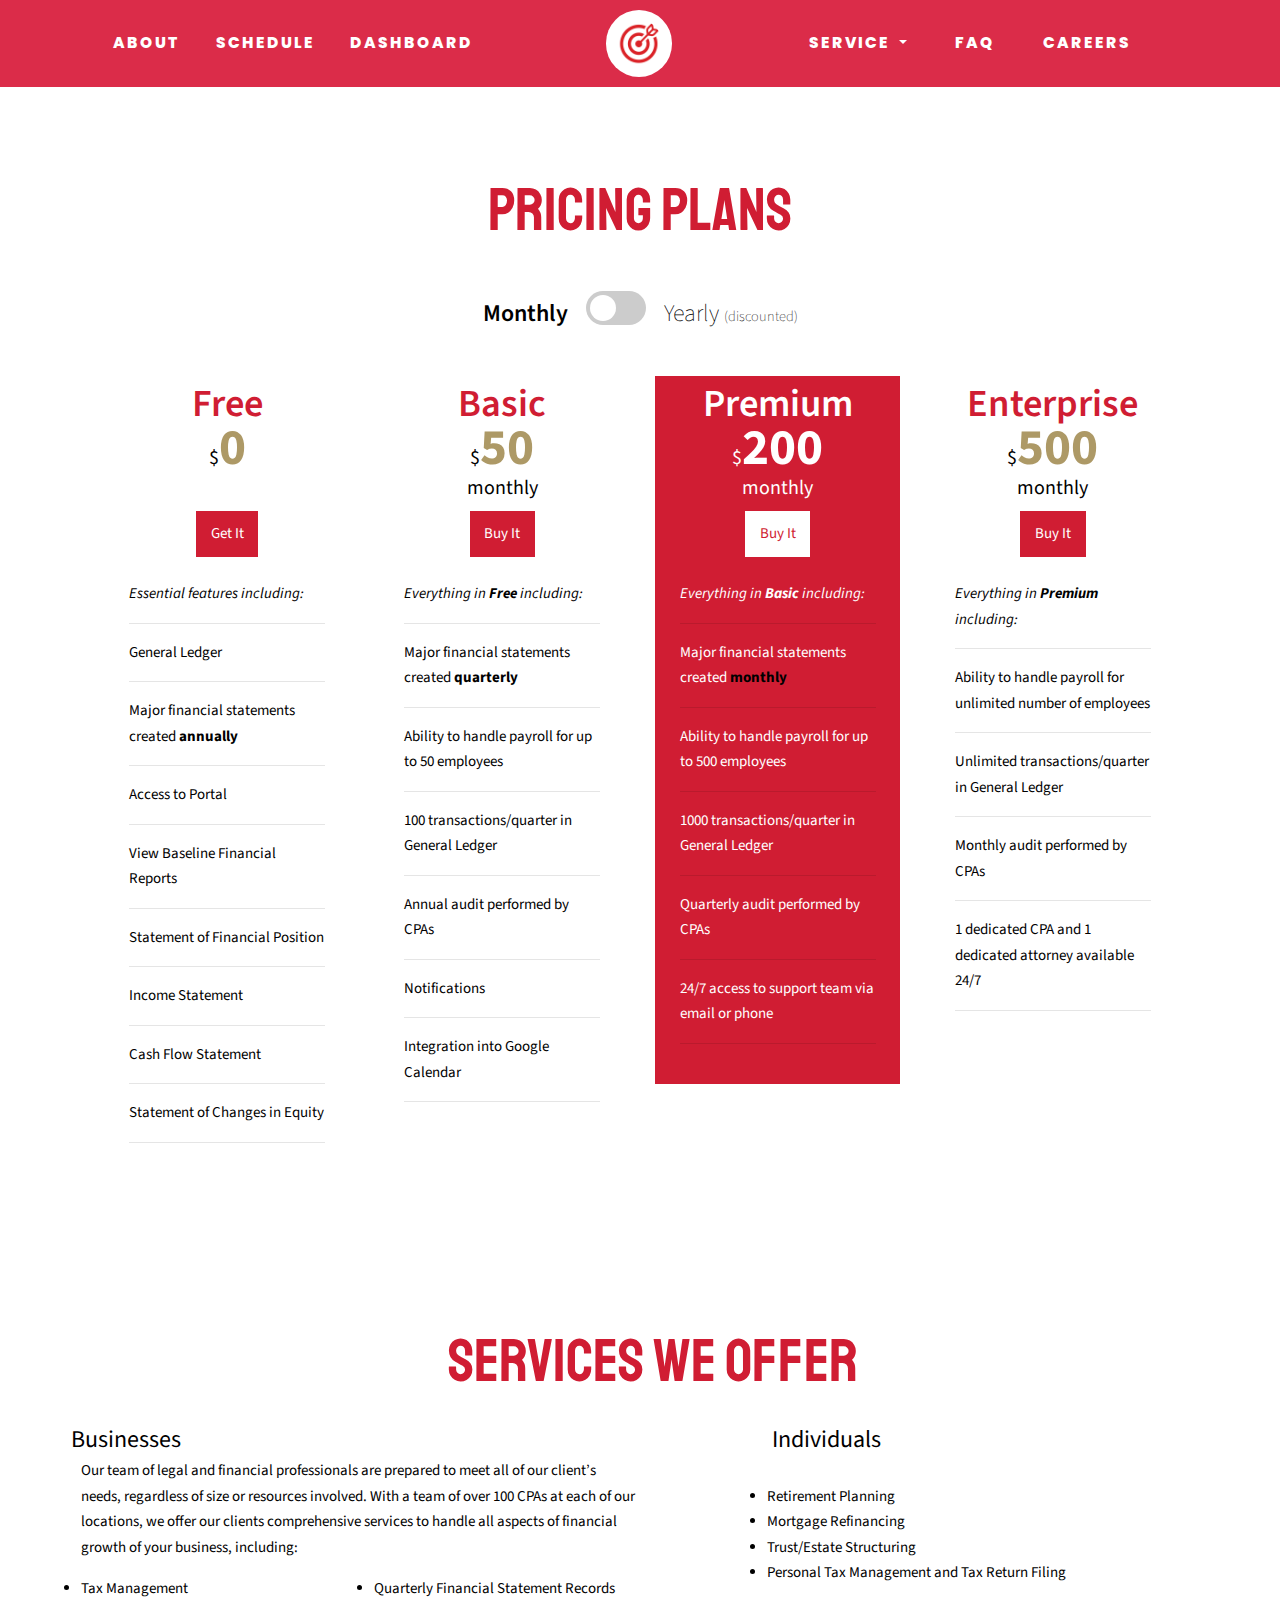
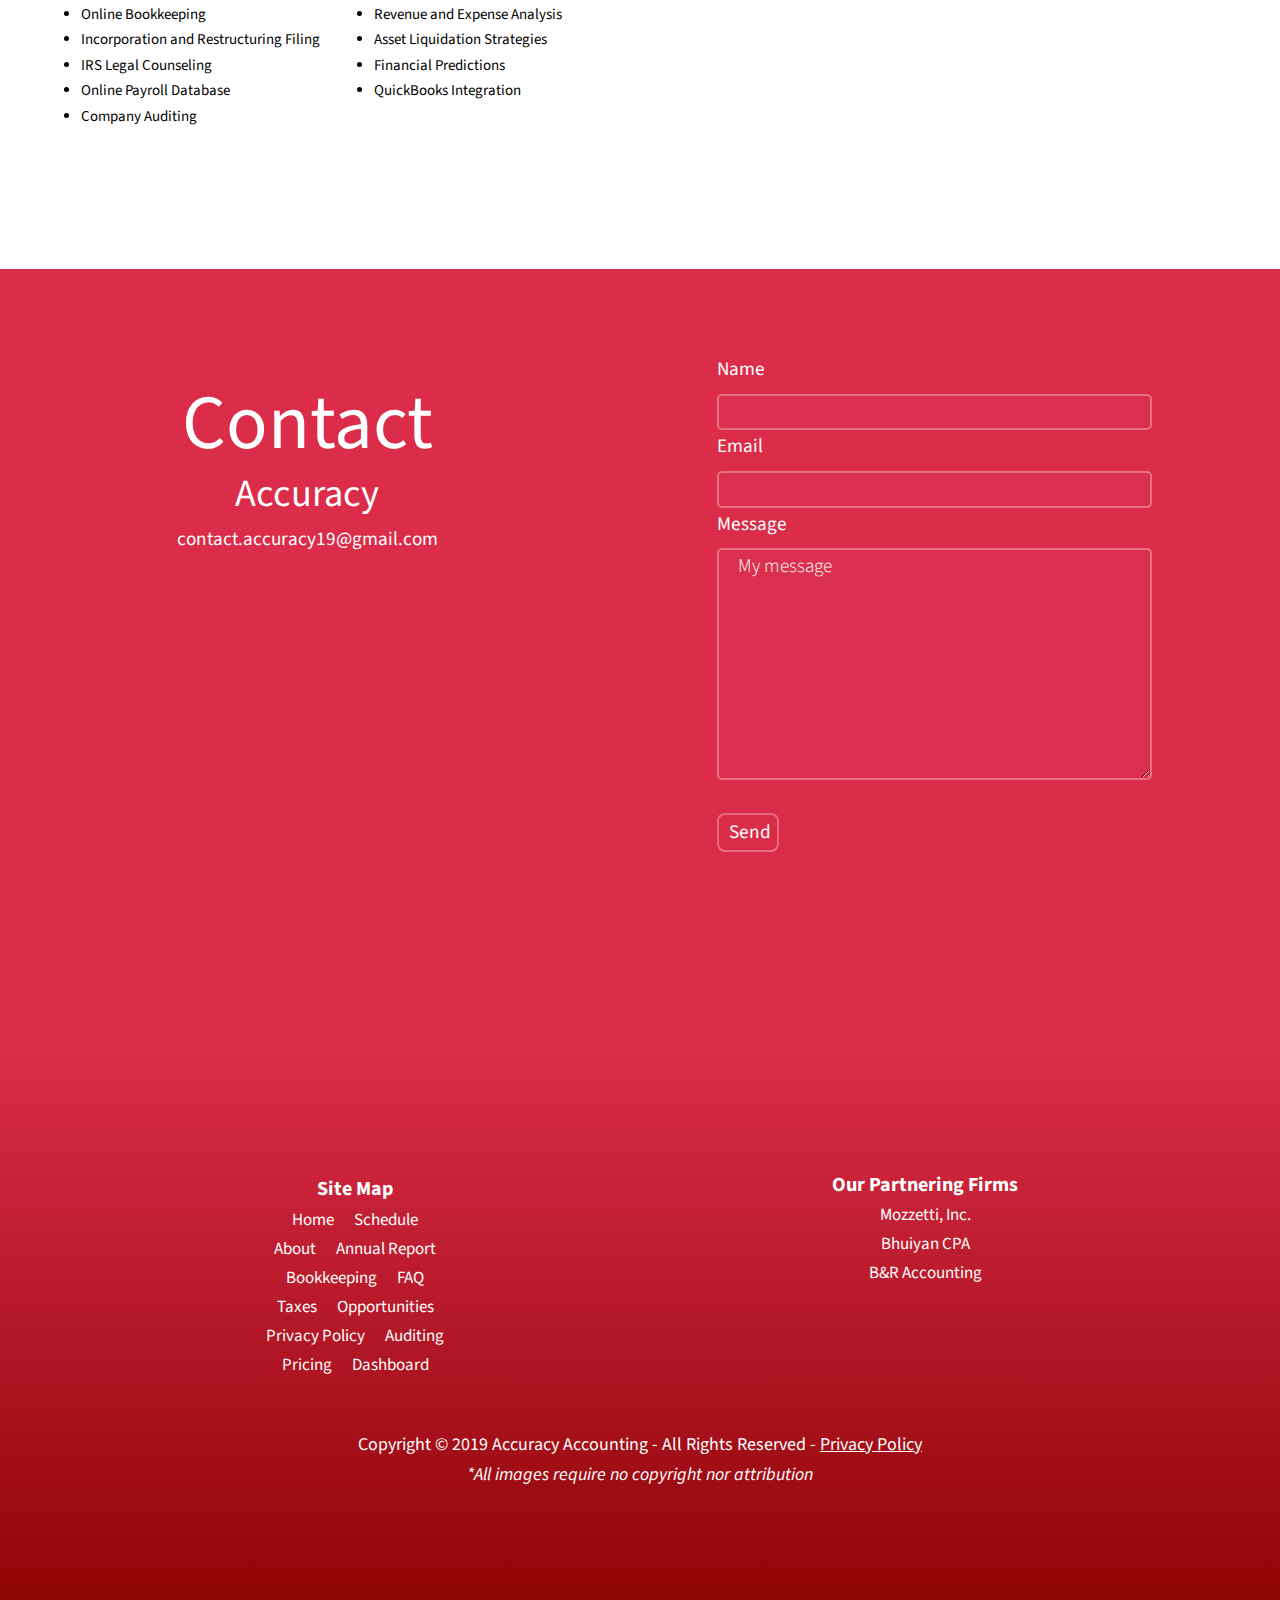
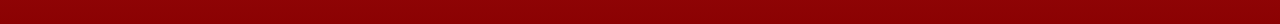
<file: pricing.html>
<!DOCTYPE html>
<html>
<head>
    <title>Accuracy Pricing</title>

    <meta name="viewport" content="width=device-width, initial-scale=1, shrink-to-fit=no">
    <meta charset="UTF-8">
    <link rel="shortcut icon" type="image/png" href="img/icon.png">

    <link rel="stylesheet" href="css/linearicons.css">

    <link rel="stylesheet" href="https://use.fontawesome.com/releases/v5.7.2/css/all.css" integrity="sha384-fnmOCqbTlWIlj8LyTjo7mOUStjsKC4pOpQbqyi7RrhN7udi9RwhKkMHpvLbHG9Sr" crossorigin="anonymous">
    <link rel="stylesheet" href="css/bootstrap.css">
    <link rel="stylesheet" href="css/main.css">
    <link rel="stylesheet" href="css/style.css">
    <link rel="stylesheet" href="css/mobilecss.css">
    <link rel="stylesheet" href="css/slide-animation.css">
    <link href="https://fonts.googleapis.com/css?family=Source+Sans+Pro" rel="stylesheet">
    <link href="https://fonts.googleapis.com/css?family=Poppins:300" rel="stylesheet">
    <link href="https://fonts.googleapis.com/css?family=Dosis" rel="stylesheet">
    <link href="https://fonts.googleapis.com/css?family=Lobster" rel="stylesheet">
</head>
<body>
<!--
Cool stuff that we could add

animation on scroll: https://codepen.io/simoncodrington/pen/Mwgqqd

-->

	<header class="header-area">
		<div class="container">
			<div class="header-wrap">

				<div class="header-top d-flex justify-content-between align-items-center navbar-expand-md">


					<!-- LEFT NAV - This nav bar is to the left of the logo -->
					<div class="col menu-left">
						<a href="about.html">About</a>
						<a href="schedule.html">Schedule</a>

<a href="Login-Signup/index.html" target="_blank">Dashboard</a>

					</div>

					<!-- Logo of the navbar -->
					<div class="col-3 logo">
						<a href="home.html">
							<img id="logoNav" class="mx-auto" src="img/logo.jpg" alt="" style="padding: 10px; border-radius: 50%; background-color: white;">
						</a>
					</div>

					<!-- RIGHT NAV - This nav bar is to the right of the logo -->
					<nav class="col navbar navbar-expand-md justify-content-end">

						<!-- Toggler/collapsibe Button -->
						<button class="navbar-toggler" type="button" data-toggle="collapse" data-target="#collapsibleNavbar">
							<span class="lnr lnr-menu" style="color:white;"></span>
						</button>

						<div class="collapse navbar-collapse menu-right" id="collapsibleNavbar">
							<ul class="navbar-nav justify-content-center w-100">
								<li class="nav-item hide-lg">
									<a class="nav-link" href="home.html">Home</a>
								</li>
								<li class="nav-item hide-lg">
									<a class="nav-link" href="about.html">About</a>
								</li>
								<li class="nav-item hide-lg">
									<a class="nav-link" href="schedule.html">Schedule</a>
								</li>
								<li class="nav-item hide-lg">
									<a class="nav-link"  href="Login-Signup/index.html" target="_blank">Dashboard</a>
								</li>

								<!-- Dropdown -->
								<li class="nav-item dropdown">
										<a class="nav-link dropdown-toggle" href="#" id="navbardrop" data-toggle="dropdown">
												Service
										</a>
										<div class="dropdown-menu">
												<a class="dropdown-item" href="pricing.html">Pricing</a>
												<a class="dropdown-item" href="book-report.html">Bookkeeping + Annual Reports</a>
												<a class="dropdown-item" href="taxes.html">Taxes</a>
												<a class="dropdown-item" href="auditing.html">Auditing</a>
										</div>
								</li>
								<li class="nav-item">
									<a class="nav-link" href="faq.html" >
										FAQ</a>
								</li>
								<li class="nav-item">
									<a class="nav-link" href="opportunities.html" >
										Careers</a>
								</li>






							</ul>
						</div>
					</nav>

				</div>
			</div>
		</div>
	</header>


<section style="background-color: white; padding: 5vw;">
    <div class="container" style="text-align: center;">
        <h1 class="aboutTitle">Pricing Plans</h1>

        <div style="height: 50px;">
            <div style="display:inline-block; height:100%; padding: 0 15px;" class="pToggle">
                <h3 style="line-height:50px; font-weight:600;" id="monthly">Monthly</h3>
            </div>
            <div style="display:inline-block; height:100%;" >
                <label class="switch">
                    <input type="checkbox"  onclick="toggleMY()">
                    <span class="slider round"></span>
                </label>
            </div>
            <div style="display:inline-block; height:100%;  padding: 0 15px;" class="pToggle">
                <h3 style="line-height:50px; font-weight:100;" id="yearly">Yearly <font style="font-size: 0.6em;">(discounted)</font></h3>
            </div>
        </div>
    </div>

    <div style="width: 100%; padding: 55px 2vw; display: table;">
        <div class="col-md-3" style="float: left;">
            <div id="divP1" style="width:100%; text-align:center;" class="price">
              <h1 class="pricingHeaders">Free</h1>
                <div class="priceMoney">
                    $<b class="priceNumber">0</b>
                    <br><br>

                </div>
                <button class="buyButton" onclick="toggleActiveClass(1)">Get It</button>

              <div style=" text-align: left; padding:10%;">
                  <p><i>Essential features including:</i></p><hr>
                  <p>General Ledger</p><hr>
                  <p>Major financial statements created <strong style="color:black;">annually</strong></p><hr>
                  <p>Access to Portal</p><hr>
                  <p>View Baseline Financial Reports</p>
                  <hr>
                  <p>Statement of Financial Position</p>
                  <hr>
                  <p>Income Statement</p>
                  <hr>
                  <p>Cash Flow Statement</p>
                  <hr>
                  <p>Statement of Changes in Equity</p><hr>
              </div>

            </div>
        </div>
        <div class="col-md-3" style="float: left;">
            <div id="divP2" style="width:100%;text-align:center;" class="price">
                <h1 class="pricingHeaders">Basic</h1>
                <div class="priceMoney" id="pBasic">
                    $<b class="priceNumber">50</b>
                    <br>monthly
                </div>
                <button class="buyButton" onclick="toggleActiveClass(2)">Buy It</button>

                <div style="text-align: left; padding:10%;">
                    <p><i>Everything in <b style="color:black">Free</b> including:</i></p><hr>
                    <p>Major financial statements created <strong style="color:black">quarterly</strong></p><hr>
                    <p>Ability to handle payroll for up to 50 employees</p><hr>
                    <p>100 transactions/quarter in General Ledger</p><hr>
                    <p>Annual audit performed by CPAs</p><hr>
                    <p>Notifications</p>
                    <hr>
                    <p>Integration into Google Calendar</p><hr>
                </div>

            </div>
        </div>
        <div class="col-md-3" style="float: left;">
            <div id="divP3" style="width:100%; text-align:center;" class="price activePricing">
                <h1 class="pricingHeaders">Premium</h1>
                <div class="priceMoney" id="pPremium">
                    $<b class="priceNumber">200</b>
                    <br>monthly
                </div>
                <button class="buyButton" onclick="toggleActiveClass(3)">Buy It</button>

                <div style="text-align: left; padding:10%;">
                    <p><i>Everything in <b style="color:black">Basic</b> including:</i></p><hr>
                    <p>Major financial statements created <strong style="color:black">monthly</strong></p><hr>
                    <p>Ability to handle payroll for up to 500 employees</p>
                    <hr>
                    <p>1000 transactions/quarter in General Ledger</p>
                    <hr>
                    <p>Quarterly audit performed by CPAs</p>
                    <hr>
                    <p>24/7 access to support team via email or phone
                    </p>
                    <hr>
                </div>

            </div>
        </div>
        <div class="col-md-3" style="float: left;">
            <div id="divP4" style="width:100%; text-align:center;" class="price">
                <h1 class="pricingHeaders">Enterprise</h1>
                <div class="priceMoney" id="pEnterprise">
                    $<b class="priceNumber">500</b>
                    <br>monthly
                </div>
                <button class="buyButton" onclick="toggleActiveClass(4)">Buy It</button>

                <div style="text-align: left; padding:10%;">
                    <p><i>Everything in <b style="color:black">Premium</b> including:</i></p><hr>
                    <p>Ability to handle payroll for unlimited number of employees</p><hr>
                    <p>Unlimited transactions/quarter in General Ledger</p><hr>
                    <p>Monthly audit performed by CPAs</p><hr>
                    <p>1 dedicated CPA and 1 dedicated attorney available 24/7</p><hr>
                </div>

            </div>
        </div>
    </div>
</section>


<section style="background-color: white; padding: 0 2vw 40px 4vw;">
    <div class="container-fluid" style="text-align: center; padding: 0 20px;">
        <h1 class="aboutTitle3">Services We Offer</h1>
        <div class="row">
            <div class="col-md-6" style="text-align: left;">
                <h3>Businesses</h3>
                <p style="padding-left: 10px;">
                    Our team of legal and financial professionals are prepared
                    to meet all of our client’s needs, regardless of size or
                    resources involved. With a team of over 100 CPAs at each
                    of our locations, we offer our clients comprehensive services
                    to handle all aspects of financial growth of your business, including:
                </p>
                <div class="row" style="padding-left: 10px;" id="businessesServices">
                    <div class="col-md-6 col-6">
                        <ul style="list-style-type: disc !important;">
                            <li>Tax Management</li>
                            <li>Online Bookkeeping</li>
                            <li>Incorporation and Restructuring Filing</li>
                            <li>IRS Legal Counseling</li>
                            <li>Online Payroll Database</li>
                            <li>Company Auditing</li>
                        </ul>
                    </div>
                    <div class="col-md-6 col-6">
                        <ul style="list-style-type: disc !important;">
                            <li>Quarterly Financial Statement Records</li>
                            <li>Revenue and Expense Analysis</li>
                            <li>Asset Liquidation Strategies</li>
                            <li>Financial Predictions</li>
                            <li>QuickBooks Integration</li>
                        </ul>
                    </div>
                </div>
            </div>
            <div class="col-md-6" style="text-align: left; padding-left: 10%;" id="indvServices">
                <h3>Individuals</h3><br>
                <div class="row" style="padding-left: 10px;">
                    <div>
                        <ul style="list-style-type: disc !important;">
                            <li>Retirement Planning</li>
                            <li>Mortgage Refinancing</li>
                            <li>Trust/Estate Structuring</li>
                            <li>Personal Tax Management and Tax Return Filing</li>
                        </ul>
                    </div>

                </div>
            </div>
        </div>
    </div>
</section>


<section id="home-email" style="height:700px; padding-top: 4rem; background-color: #db2c49 !important;">
    <div class="inner" style="font-size: 1.5vw;">

        <div id="contactUS1" style="
			text-align: center; float: left; padding: 20px; width: 48%; height: 100%;">
            <div style="position: relative; top: 50%; transform: translate(0, 14%);">
                <h1 style="color: white; font-size: 2em;">
                    <font style="font-size: 2em;">Contact</font><br>Accuracy</h1>
                <p style="color: white">contact.accuracy19@gmail.com</p>

                <div class="social-media">
                    <a href="https://www.instagram.com/accuracyfbla/" target="_blank">
                        <i class="fab fa-instagram iconBottom"></i>
                    </a>
                    <a href="https://twitter.com/Accurac48406895" target="_blank">
                        <i class="fab fa-twitter iconBottom"></i>
                    </a>
                    <a href="https://www.facebook.com/Accuracy-FBLA-2743821792302296/" target="_blank">
                        <i class="fab fa-facebook-square iconBottom"></i>
                    </a>
                </div>
            </div>


            </ul>
        </div>

        <div id="contactUSForm" style=" padding: 20px 8vw; width: 50%; float: left; height: 100%;">
            <div id="gform">
                <div class="field">
                    <label for="name">Name</label>
                    <input id="name" type="text" name="name"/>
                </div>
                <div class="field">
                    <label for="email">Email</label>
                    <input type="email" name="email" id="email" />
                </div>
                <div class="field">
                    <label for="message">Message</label>
                    <textarea name="message" id="message" rows="7" placeholder="My message"></textarea>
                </div>
                <br>
                <button id="buttonForm" class="sendEmailButton" onclick="sendEmail()"
                        style="background-color: transparent; border-radius: 8px; color: white;
					border: solid 2px rgba(255, 255, 255, 0.3);">
                    <i class="fa fa-paper-plane"></i>&nbsp;Send</button>

                <br><br><br>
            </div>
        </div>


    </div>

</section>

<div class="bottomPage" style="height:575px;">
    <div class="align-content-center" style="width:100%; height:100%; padding: 40px 35px 50px 35px; margin-top: 80px;
		background: linear-gradient(#db2c49, #8b0202)">

        <div class="container bottomExtra">
            <div class="row">
                <div class="col-6 col-md-6 ">
                    <span style="font-size: 20px;"><strong>Site Map</strong></span><br>
                    <span>
							<a href="home.html">Home</a>&emsp;
                            <a href="schedule.html">Schedule</a>
						</span>
                    <br>
                    <span>
                            <a href="about.html">About</a>&emsp;
							<a href="book-report.html">Annual Report</a>
						</span><br>
                    <span>
							<a href="book-report.html">Bookkeeping</a>&emsp;
                            <a href="faq.html">FAQ</a>
						</span><br>
                    <span>
							<a href="taxes.html">Taxes</a>&emsp;
                            <a href="opportunities.html">Opportunities</a>
						</span><br>
                    <span>
                            <a href="privacy-policy.html">Privacy Policy</a>&emsp;
                            <a href="auditing.html">Auditing</a>
						</span><br>
                    <span>
							<a href="pricing.html">Pricing</a>&emsp;
							<a href="Login-Signup/index.html" target="_blank">Dashboard</a>
						</span>
                </div>
                <div class="col-6 col-md-6">
                    <span style="font-size: 20px; line-height:0.9"><strong>Our Partnering Firms</strong></span><br>
                    <span>
							<a href="https://www.mozzetti.com/" target="_blank">Mozzetti, Inc.</a>
						</span><br>
                    <span>
							<a href="http://bhuiyancpa.com/" target="_blank">Bhuiyan CPA</a>
						</span><br>
                    <span>
							<a href="http://www.bandraccounting.com/" target="_blank">B&R Accounting</a>
						</span>
                </div>
            </div>
        </div>
        <div class="bottomText">
            Copyright © 2019 Accuracy Accounting - All Rights Reserved -
            <a href="privacy-policy.html" style="color:white; text-decoration: underline white;" class="ppolicy">Privacy Policy</a>
            <br><i>*All images require no copyright nor attribution</i>
        </div>
    </div>

</div>


<script src="js/pricing-toggle.js"></script>
<script src="js/vendor/jquery-2.2.4.min.js"></script>
<script src="js/slide-animation.js"></script>
<script src="https://cdnjs.cloudflare.com/ajax/libs/popper.js/1.11.0/umd/popper.min.js" integrity="sha384-b/U6ypiBEHpOf/4+1nzFpr53nxSS+GLCkfwBdFNTxtclqqenISfwAzpKaMNFNmj4"
        crossorigin="anonymous"></script>
<script src="js/vendor/bootstrap.min.js"></script>
<script src="js/jquery.magnific-popup.min.js"></script>
<script src="js/owl.carousel.min.js"></script>
<script src="js/jquery.nice-select.min.js"></script>
<script src="js/jquery.sticky.js"></script>
<script src="js/parallax.min.js"></script>
<script src="js/main.js"></script>
<script type="text/javascript" src="https://cdn.emailjs.com/sdk/2.3.2/email.min.js"></script>
<script type="text/javascript">
    (function(){
        emailjs.init("user_S2WW9tssciy3huUeog4M7");
    })();
</script>
<script src="js/contact-email.js"></script>
</body>
</html>
</file>
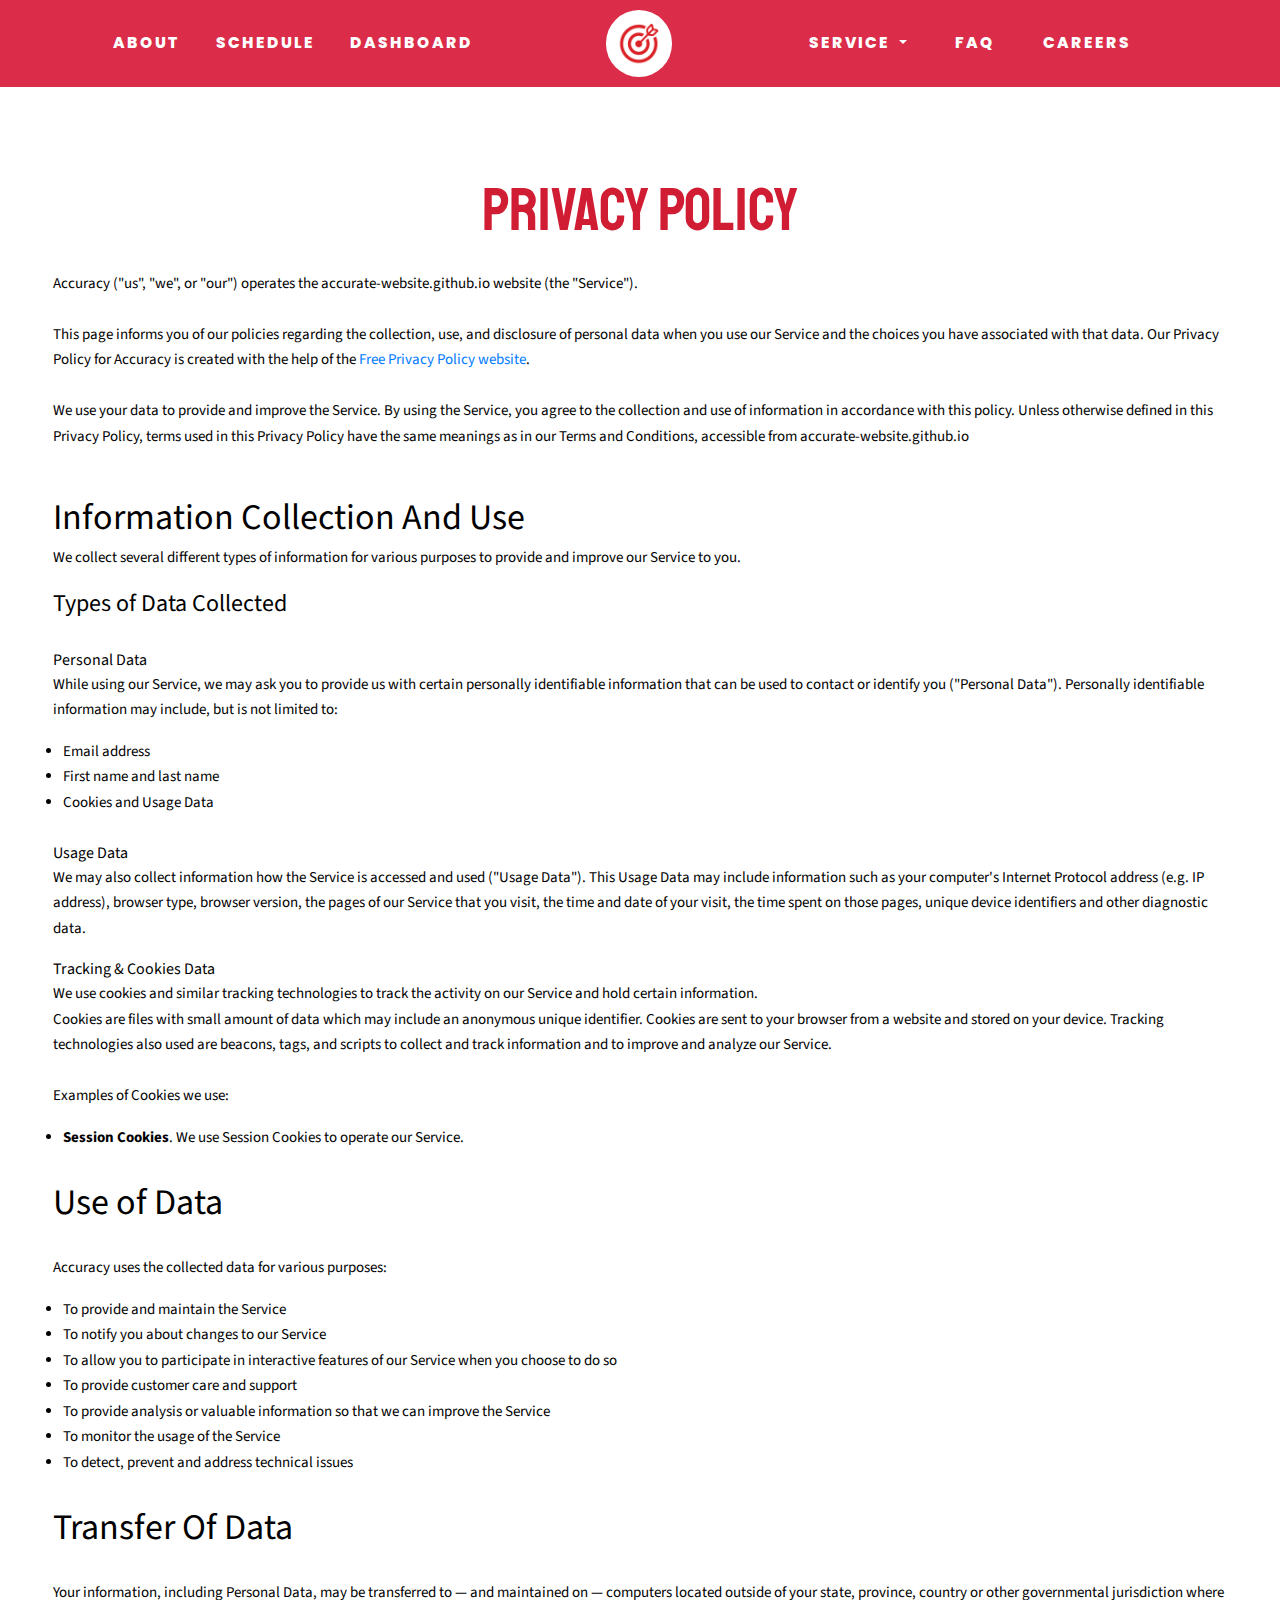
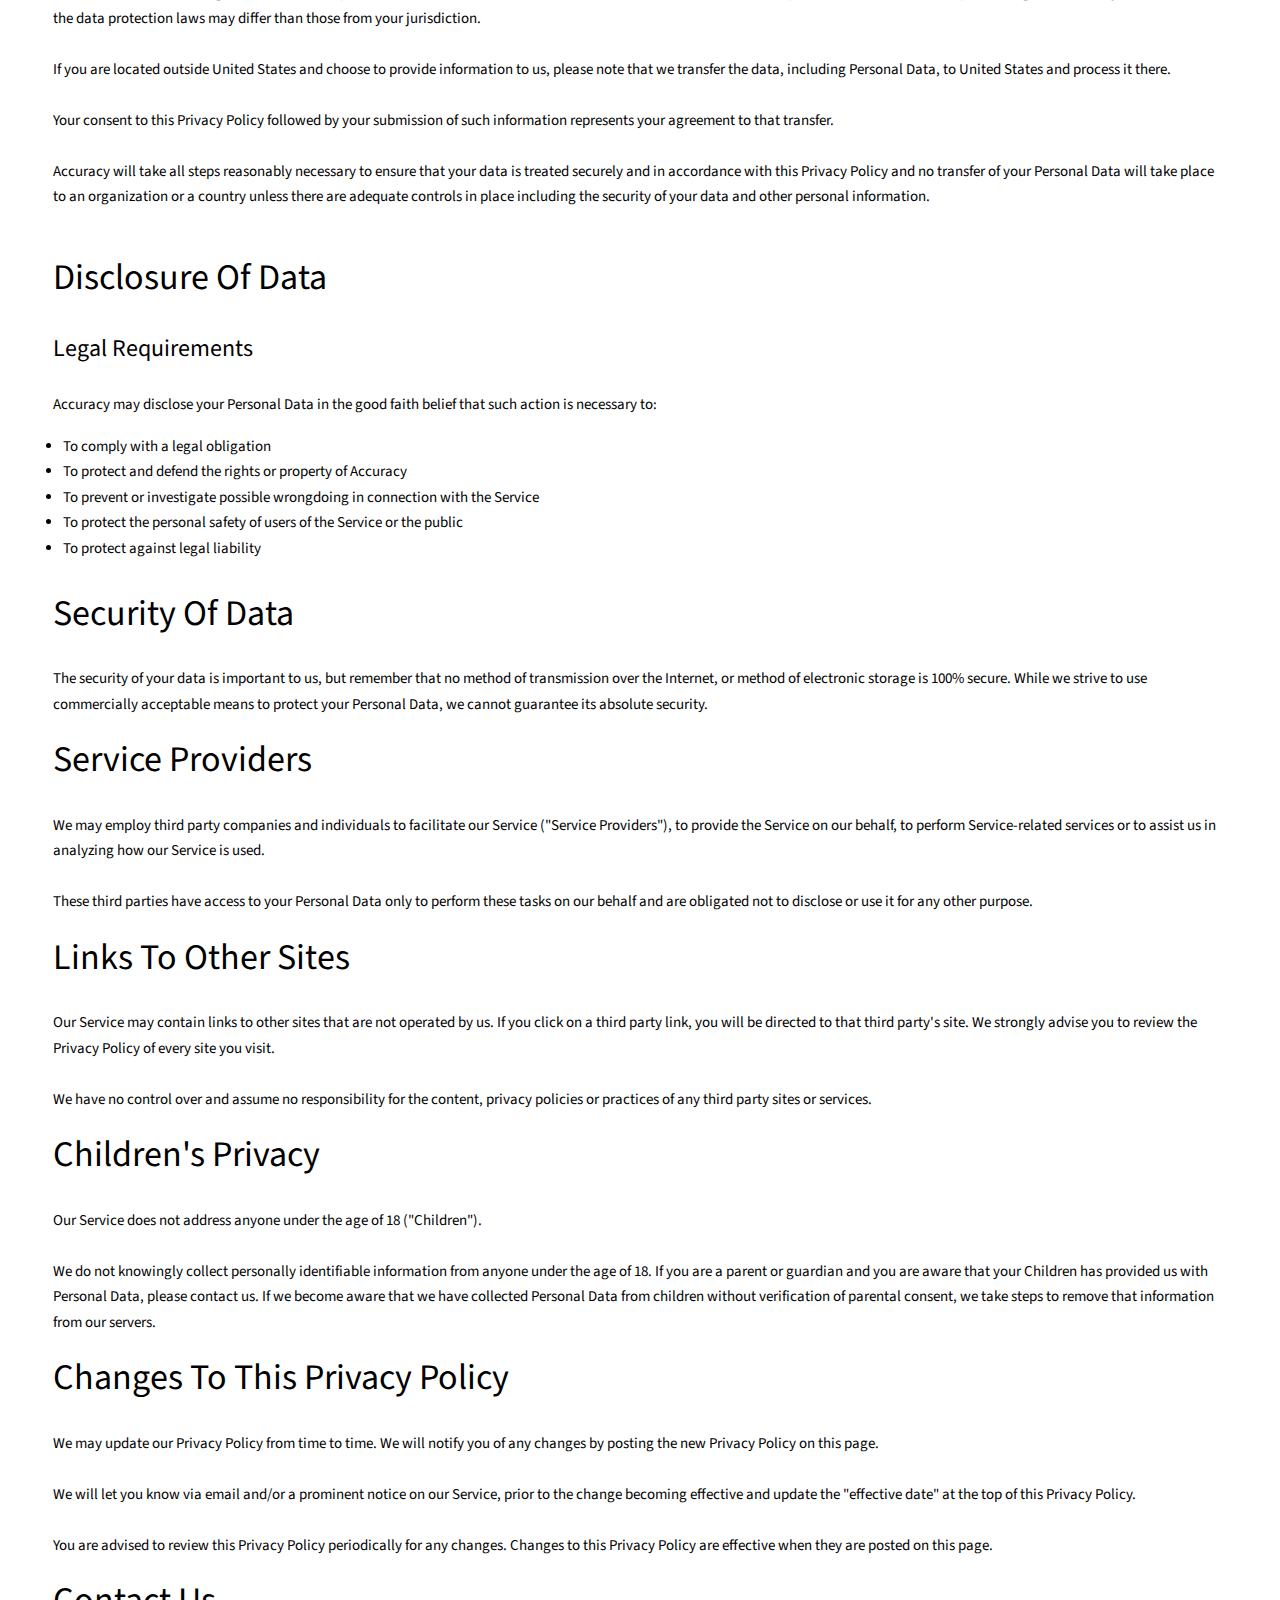
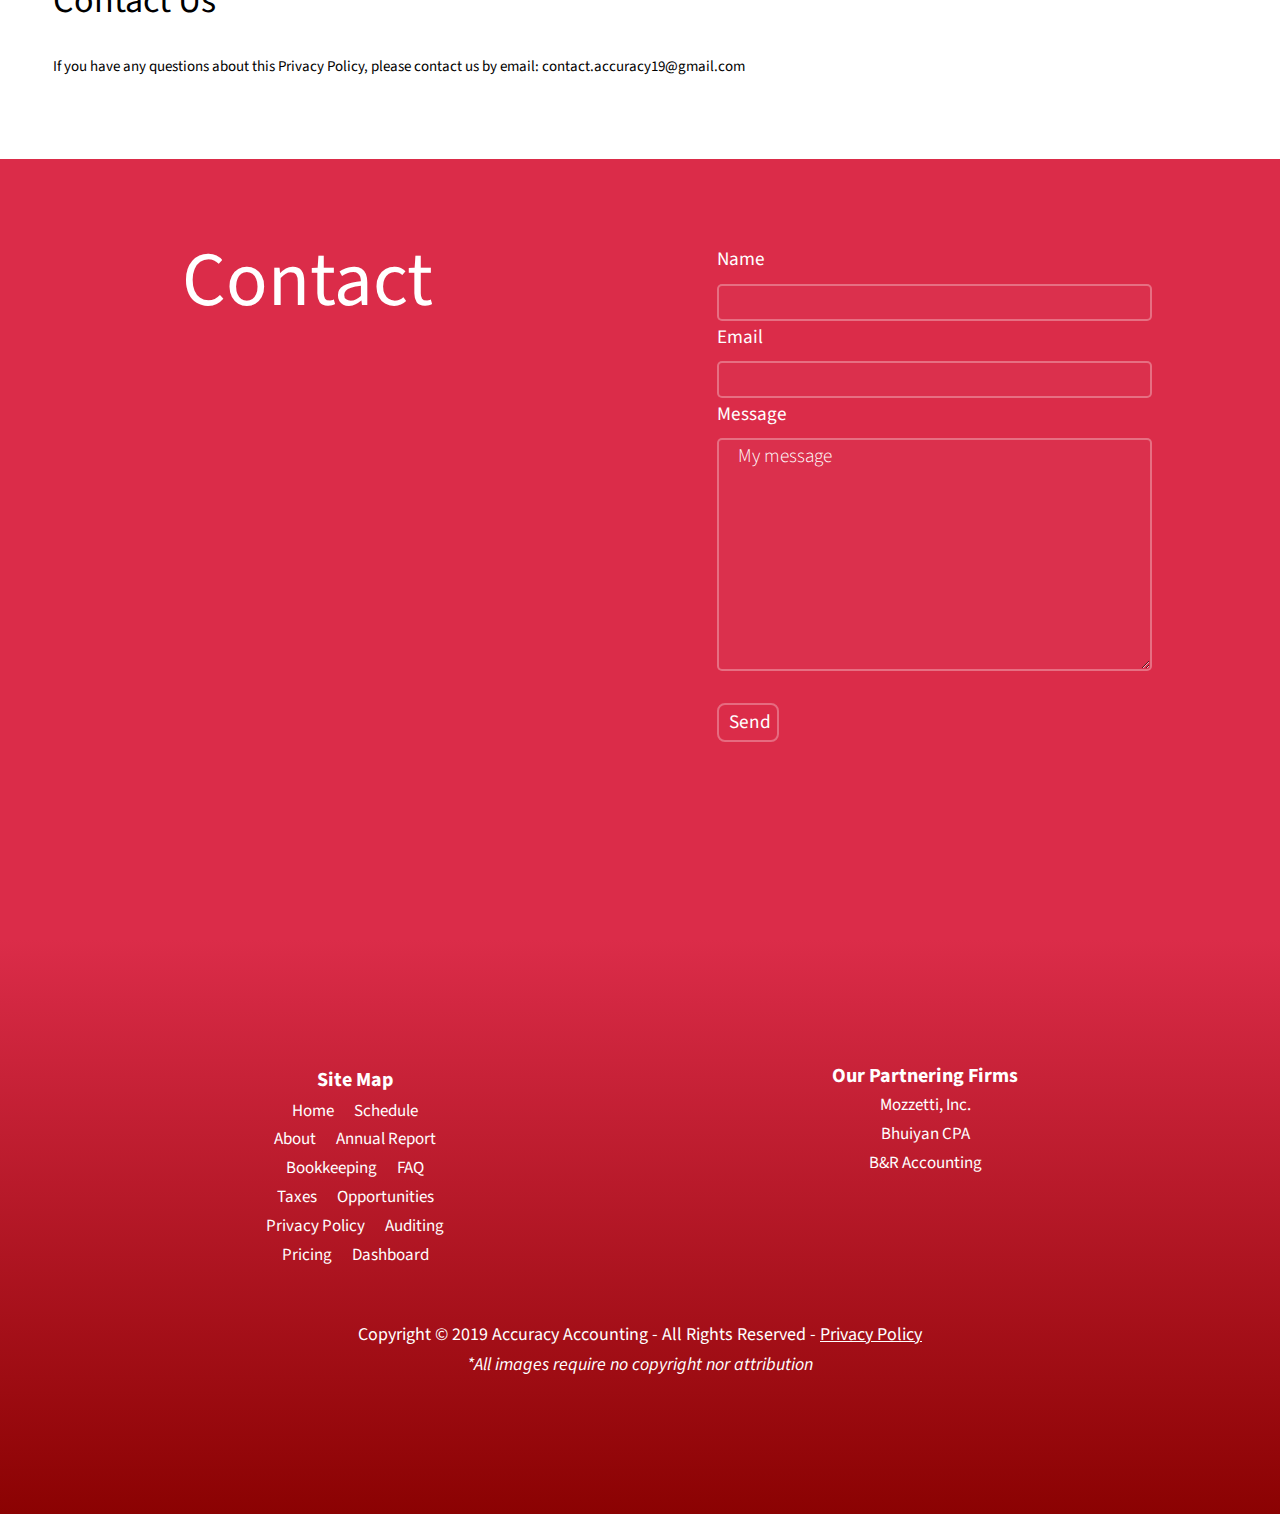
<file: privacy-policy.html>
<!DOCTYPE html>
<html>
<head>
    <title>Accuracy Privacy Policy</title>

    <meta name="viewport" content="width=device-width, initial-scale=1, shrink-to-fit=no">
    <meta charset="UTF-8">
    <link rel="shortcut icon" type="image/png" href="img/icon.png">

    <link rel="stylesheet" href="css/linearicons.css">
    <link rel="stylesheet" href="https://use.fontawesome.com/releases/v5.7.2/css/all.css" integrity="sha384-fnmOCqbTlWIlj8LyTjo7mOUStjsKC4pOpQbqyi7RrhN7udi9RwhKkMHpvLbHG9Sr" crossorigin="anonymous">

    <link rel="stylesheet" href="css/bootstrap.css">
    <link rel="stylesheet" href="css/main.css">
    <link rel="stylesheet" href="css/style.css">
    <link rel="stylesheet" href="css/mobilecss.css">
    <link rel="stylesheet" href="css/owl.carousel.css">
    <link rel="stylesheet" href="css/slide-animation.css">
    <link rel="stylesheet" href="css/buttonAnim.css">
    <link href="https://fonts.googleapis.com/css?family=Source+Sans+Pro" rel="stylesheet">
    <link href="https://fonts.googleapis.com/css?family=Poppins:300" rel="stylesheet">
    <link href="https://fonts.googleapis.com/css?family=Dosis" rel="stylesheet">
    <link href="https://fonts.googleapis.com/css?family=Lobster" rel="stylesheet"></head>

<body style="">
<!--
Cool stuff that we could add

animation on scroll: https://codepen.io/simoncodrington/pen/Mwgqqd

-->
	<header class="header-area">
		<div class="container">
			<div class="header-wrap">

				<div class="header-top d-flex justify-content-between align-items-center navbar-expand-md">


					<!-- LEFT NAV - This nav bar is to the left of the logo -->
					<div class="col menu-left">
						<a href="about.html">About</a>
						<a href="schedule.html">Schedule</a>

<a href="Login-Signup/index.html" target="_blank">Dashboard</a>

					</div>

					<!-- Logo of the navbar -->
					<div class="col-3 logo">
						<a href="home.html">
							<img id="logoNav" class="mx-auto" src="img/logo.jpg" alt="" style="padding: 10px; border-radius: 50%; background-color: white;">
						</a>
					</div>

					<!-- RIGHT NAV - This nav bar is to the right of the logo -->
					<nav class="col navbar navbar-expand-md justify-content-end">

						<!-- Toggler/collapsibe Button -->
						<button class="navbar-toggler" type="button" data-toggle="collapse" data-target="#collapsibleNavbar">
							<span class="lnr lnr-menu" style="color:white;"></span>
						</button>

						<div class="collapse navbar-collapse menu-right" id="collapsibleNavbar">
							<ul class="navbar-nav justify-content-center w-100">
								<li class="nav-item hide-lg">
									<a class="nav-link" href="home.html">Home</a>
								</li>
								<li class="nav-item hide-lg">
									<a class="nav-link" href="about.html">About</a>
								</li>
								<li class="nav-item hide-lg">
									<a class="nav-link" href="schedule.html">Schedule</a>
								</li>
								<li class="nav-item hide-lg">
									<a class="nav-link"  href="Login-Signup/index.html" target="_blank">Dashboard</a>
								</li>

								<!-- Dropdown -->
								<li class="nav-item dropdown">
										<a class="nav-link dropdown-toggle" href="#" id="navbardrop" data-toggle="dropdown">
												Service
										</a>
										<div class="dropdown-menu">
												<a class="dropdown-item" href="pricing.html">Pricing</a>
												<a class="dropdown-item" href="book-report.html">Bookkeeping + Annual Reports</a>
												<a class="dropdown-item" href="taxes.html">Taxes</a>
												<a class="dropdown-item" href="auditing.html">Auditing</a>
										</div>
								</li>
								<li class="nav-item">
									<a class="nav-link" href="faq.html" >
										FAQ</a>
								</li>
								<li class="nav-item">
									<a class="nav-link" href="opportunities.html" >
										Careers</a>
								</li>






							</ul>
						</div>
					</nav>

				</div>
			</div>
		</div>
	</header>

<section style="background-color:white; padding: 5vw 3vw;">
    <div class="container-fluid" style="text-align: center;">
        <h1 class="aboutTitle3">Privacy Policy</h1>
        <div style="text-align:left;" id="pPolicy">
            <p>Accuracy ("us", "we", or "our") operates the accurate-website.github.io website (the "Service").
                <br><br>
                This page informs you of our policies regarding the collection, use, and disclosure
                of personal data when you use our Service and the choices you have associated
                with that data. Our Privacy Policy for Accuracy is created with the help of the
                <a href="https://www.freeprivacypolicy.com/" target="_blank">Free Privacy Policy website</a>.
                <br><br>We use your data to provide and improve the Service.
                By using the Service, you agree to the collection and use of information in accordance
                with this policy. Unless otherwise defined in this Privacy Policy,
                terms used in this Privacy Policy have the same meanings as in our Terms and Conditions,
                accessible from accurate-website.github.io
            </p><br>
            <h1>
                Information Collection And Use
            </h1>
            <p>
                We collect several different types of information for various purposes to provide and improve our Service to you.
            </p>
            <h3>
                Types of Data Collected
            </h3><br>
            <h5>Personal Data
            </h5>
            <p>While using our Service, we may ask you to provide us with
                certain personally identifiable information that can be used to
                contact or identify you ("Personal Data"). Personally identifiable
                information may include, but is not limited to:
            </p>
            <ul style="list-style-type: disc !important; padding-left:10px;">
                <li>
                    Email address
                </li>
                <li>
                    First name and last name
                </li>
                <li>
                    Cookies and Usage Data
                </li>
            </ul>
            <br><h5>
                Usage Data
            </h5>
            <p>
                We may also collect information how the Service
                is accessed and used ("Usage Data"). This Usage Data may include
                information such as your computer's Internet Protocol address (e.g.
                IP address), browser type, browser version, the pages of our Service
                that you visit, the time and date of your visit, the time spent on
                those pages, unique device identifiers and other diagnostic data.
            </p>
            <h5>
                Tracking & Cookies Data
            </h5>
            <p>
                We use cookies and similar tracking technologies to track the activity
                on our Service and hold certain information.
                <br>Cookies are files with small amount of data which may include an
                anonymous unique identifier. Cookies are sent to your browser from a
                website and stored on your device. Tracking technologies also used are
                beacons, tags, and scripts to collect and track information and to
                improve and analyze our Service.
                <br><br>Examples of Cookies we use:
            </p>
            <ul style="list-style-type: disc !important; padding-left:10px;">
                <li><strong>Session Cookies</strong>. We use Session Cookies to operate our Service.
                </li>
            </ul><br>
            <h1>
                Use of Data
            </h1><br>
            <p>
                Accuracy uses the collected data for various purposes:
            </p>
            <ul style="list-style-type: disc !important; padding-left:10px;">
                <li>
                    To provide and maintain the Service
                </li>
                <li>
                    To notify you about changes to our Service
                </li>
                <li>
                    To allow you to participate in interactive features of our Service when you choose to do so
                </li>
                <li>
                    To provide customer care and support
                </li>
                <li>
                    To provide analysis or valuable information so that we can improve the Service
                </li>
                <li>
                    To monitor the usage of the Service
                </li>
                <li>
                    To detect, prevent and address technical issues
                </li>
            </ul>
            <br>
            <h1>
                Transfer Of Data
            </h1><br>
            <p>
                Your information, including Personal Data, may be transferred to
                — and maintained on — computers located outside of your state,
                province, country or other governmental jurisdiction where the data
                protection laws may differ than those from your jurisdiction.
                <br><br>
                If you are located outside United States
                and choose to provide information to us, please note
                that we transfer the data, including Personal Data, to
                United States and process it there.
                <br><br>
                Your consent to this Privacy Policy followed by your submission of such
                information represents your agreement to that transfer.
                <br><br>
                Accuracy will take all steps reasonably necessary to ensure that your
                data is treated securely and in accordance with this Privacy Policy and
                no transfer of your Personal Data will take place to an organization or a
                country unless there are adequate controls in place including the security
                of your data and other personal information.
            </p>
            <br>
            <h1>
                Disclosure Of Data
            </h1><br>
            <h3>
                Legal Requirements
            </h3><br>
            <p>
                Accuracy may disclose your Personal Data in the good faith belief that such action is necessary to:
            </p>
            <ul style="list-style-type: disc !important; padding-left: 10px;">
                <li>
                    To comply with a legal obligation
                </li>
                <li>
                    To protect and defend the rights or property of Accuracy
                </li>
                <li>
                    To prevent or investigate possible wrongdoing in connection with the Service
                </li>
                <li>
                    To protect the personal safety of users of the Service or the public
                </li>
                <li>
                    To protect against legal liability
                </li>
            </ul>
            <br>
            <h1>
                Security Of Data
            </h1>
            <br>
            <p>
                The security of your data is important to us, but remember that no method of transmission over the Internet, or method of electronic storage is 100% secure. While we strive to use commercially acceptable
                means to protect your Personal Data, we cannot guarantee its absolute security.
            </p>
            <h1>
                Service Providers
            </h1><br>
            <p>
                We may employ third party companies and individuals to facilitate our
                Service ("Service Providers"), to provide the Service on our behalf,
                to perform Service-related services or to assist us in analyzing how
                our Service is used.
                <br><br>
                These third parties have access to your Personal Data
                only to perform these tasks on our behalf and are obligated not
                to disclose or use it for any other purpose.
            </p>
            <h1>
                Links To Other Sites
            </h1><br>
            <p>
                Our Service may contain links
                to other sites that are not operated by us.
                If you click on a third party link, you will be directed to
                that third party's site. We strongly advise you to review the
                Privacy Policy of every site you visit.
                <br><br>
                We have no control over and assume no responsibility
                for the content, privacy policies or practices of any third party sites or services.
            </p>
            <h1>
                Children's Privacy
            </h1><br>
            <p>
                Our Service does not address anyone under the age of 18 ("Children").<br><br>
                We do not knowingly collect personally identifiable
                information from anyone under the age of 18. If you are a
                parent or guardian and you are aware that your Children has
                provided us with Personal Data, please contact us.
                If we become aware that we have collected Personal
                Data from children without verification of parental
                consent, we take steps to remove that information from our servers.
            </p>
            <h1>
                Changes To This Privacy Policy
            </h1><br>
            <p>
                We may update our Privacy Policy from time to time.
                We will notify you of any changes by posting the new Privacy Policy on this page.
                <br><br>
                We will let you know via email and/or a prominent notice on our Service, prior to
                the change becoming effective and update the "effective date" at the top of this Privacy Policy.
                <br><br>
                You are advised to review this Privacy Policy periodically for any changes.
                Changes to this Privacy Policy are effective when they are posted on this page.
            </p>
            <h1>
                Contact Us
            </h1><br>
            <p>
                If you have any questions about this Privacy Policy,
                please contact us by email: contact.accuracy19@gmail.com
            </p>
        </div>
    </div>
</section>

<section id="home-email" style="height:700px; padding-top: 4rem; background-color: #db2c49 !important;">
  <div class="inner" style="font-size: 1.5vw;">

    <div id="contactUS1" style="
    text-align: center; float: left; padding: 20px; width: 48%; height: 100%;">
      <div style="position: relative; top: 50%; transform: translate(0, 14%);">
        <h1 style="color: white; font-size: 2em;">
          <font style="font-size: 2em;">Contact</font></h1>
      </div>

      <div style="width: 200px; margin: 80px auto 40px auto;">
        <a href="https://www.instagram.com/accuracyfbla/" target="_blank">
          <i class="fab fa-instagram iconBottom"></i>
        </a>
        <a href="https://twitter.com/Accurac48406895" target="_blank" class="social-media">
          <i class="fab iconBottom fa-twitter"></i>
        </a>
        <a href="https://www.facebook.com/Accuracy-FBLA-2743821792302296/" target="_blank" class="social-media">
          <i class="iconBottom fab fa-facebook-square"></i>
        </a>
      </div>

      </ul>
    </div>

    <div id="contactUSForm" style=" padding: 20px 8vw; width: 50%; float: left; height: 100%;">
      <div id="gform">
        <div class="field">
          <label for="name">Name</label>
          <input id="name" type="text" name="name"/>
        </div>
        <div class="field">
          <label for="email">Email</label>
          <input type="email" name="email" id="email" />
        </div>
        <div class="field">
          <label for="message">Message</label>
          <textarea name="message" id="message" rows="7" placeholder="My message"></textarea>
        </div>
        <br>
        <button id="buttonForm" class="sendEmailButton" onclick="sendEmail()"
         style="background-color: transparent; border-radius: 8px; color: white;
        border: solid 2px rgba(255, 255, 255, 0.3);">
            <i class="fa fa-paper-plane"></i>&nbsp;Send</button>

        <br><br><br>
      </div>
    </div>


  </div>

</section>

<div class="bottomPage" style="height:575px;">
  <div class="align-content-center" style="width:100%; height:100%; padding: 40px 35px 50px 35px; margin-top: 80px;
  background: linear-gradient(#db2c49, #8b0202)">

    <div class="container bottomExtra">
      <div class="row">
        <div class="col-6 col-md-6 ">
          <span style="font-size: 20px;"><strong>Site Map</strong></span><br>
          <span>
            <a href="home.html">Home</a>&emsp;
                          <a href="schedule.html">Schedule</a>
          </span>
          <br>
          <span>
                          <a href="about.html">About</a>&emsp;
            <a href="book-report.html">Annual Report</a>
          </span><br>
                      <span>
            <a href="book-report.html">Bookkeeping</a>&emsp;
                          <a href="faq.html">FAQ</a>
          </span><br>
                      <span>
            <a href="taxes.html">Taxes</a>&emsp;
                          <a href="opportunities.html">Opportunities</a>
          </span><br>
                      <span>
                          <a href="privacy-policy.html">Privacy Policy</a>&emsp;
                          <a href="auditing.html">Auditing</a>
          </span><br>
          <span>
            <a href="pricing.html">Pricing</a>&emsp;

<a href="Login-Signup/index.html" target="_blank">Dashboard</a>
          </span>
        </div>
        <div class="col-6 col-md-6">
          <span style="font-size: 20px; line-height:0.9"><strong>Our Partnering Firms</strong></span><br>
          <span>
            <a href="https://www.mozzetti.com/" target="_blank">Mozzetti, Inc.</a>
          </span><br>
          <span>
            <a href="http://bhuiyancpa.com/" target="_blank">Bhuiyan CPA</a>
          </span><br>
          <span>
            <a href="http://www.bandraccounting.com/" target="_blank">B&R Accounting</a>
          </span>
        </div>
      </div>
    </div>
    <div class="bottomText">
      Copyright © 2019 Accuracy Accounting - All Rights Reserved -
      <a href="privacy-policy.html" style="color:white; text-decoration: underline white;" class="ppolicy">Privacy Policy</a>
      <br><i>*All images require no copyright nor attribution</i>
    </div>
  </div>

</div>



<script src="js/vendor/jquery-2.2.4.min.js"></script>
<script src="js/slide-animation.js"></script>
<script src="https://cdnjs.cloudflare.com/ajax/libs/popper.js/1.11.0/umd/popper.min.js" integrity="sha384-b/U6ypiBEHpOf/4+1nzFpr53nxSS+GLCkfwBdFNTxtclqqenISfwAzpKaMNFNmj4"
        crossorigin="anonymous"></script>
<script src="js/vendor/bootstrap.min.js"></script>
<script src="js/jquery.magnific-popup.min.js"></script>
<script src="js/owl.carousel.min.js"></script>
<script src="js/jquery.nice-select.min.js"></script>
<script src="js/jquery.sticky.js"></script>
<script src="js/parallax.min.js"></script>
<script src="js/main.js"></script>
<script type="text/javascript" src="https://cdn.emailjs.com/sdk/2.3.2/email.min.js"></script>
<script type="text/javascript">
    (function(){
        emailjs.init("user_S2WW9tssciy3huUeog4M7");
    })();
</script>
<script src="js/contact-email.js"></script>
</body>
</html>
</file>
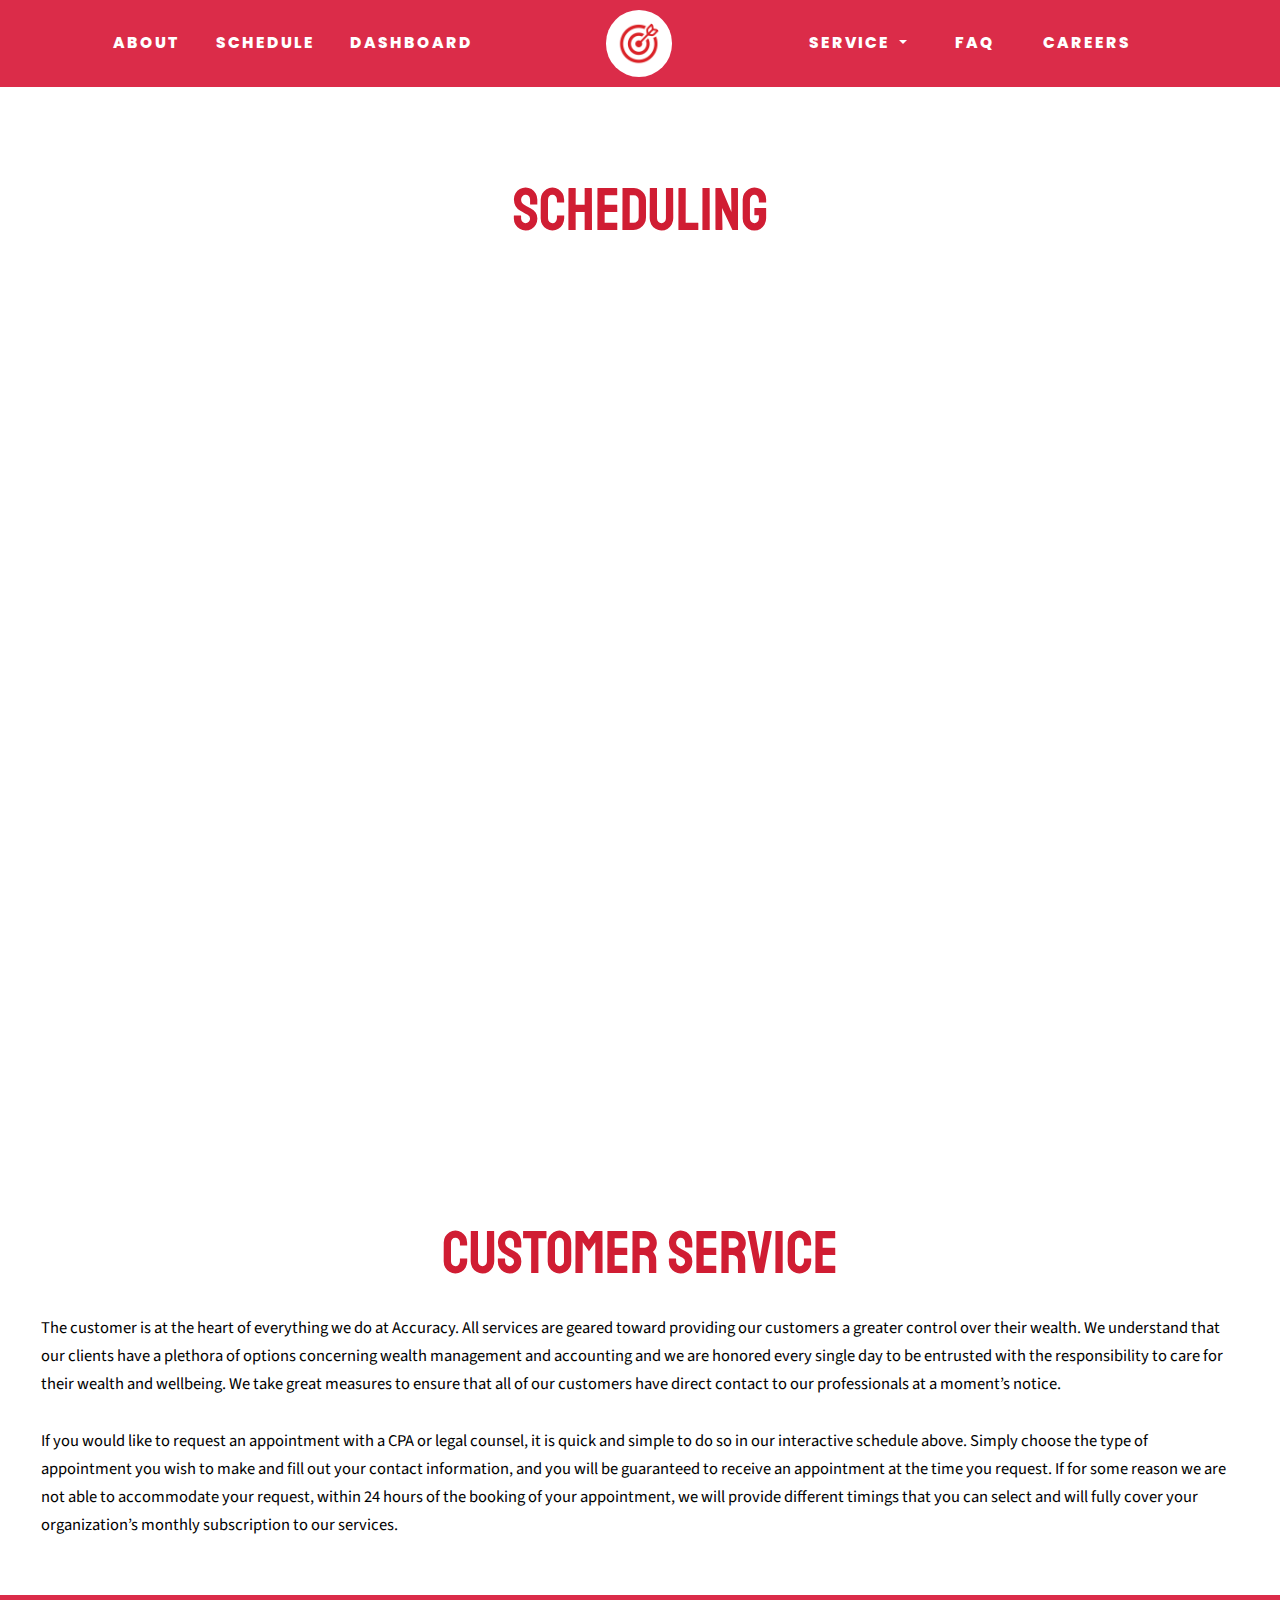
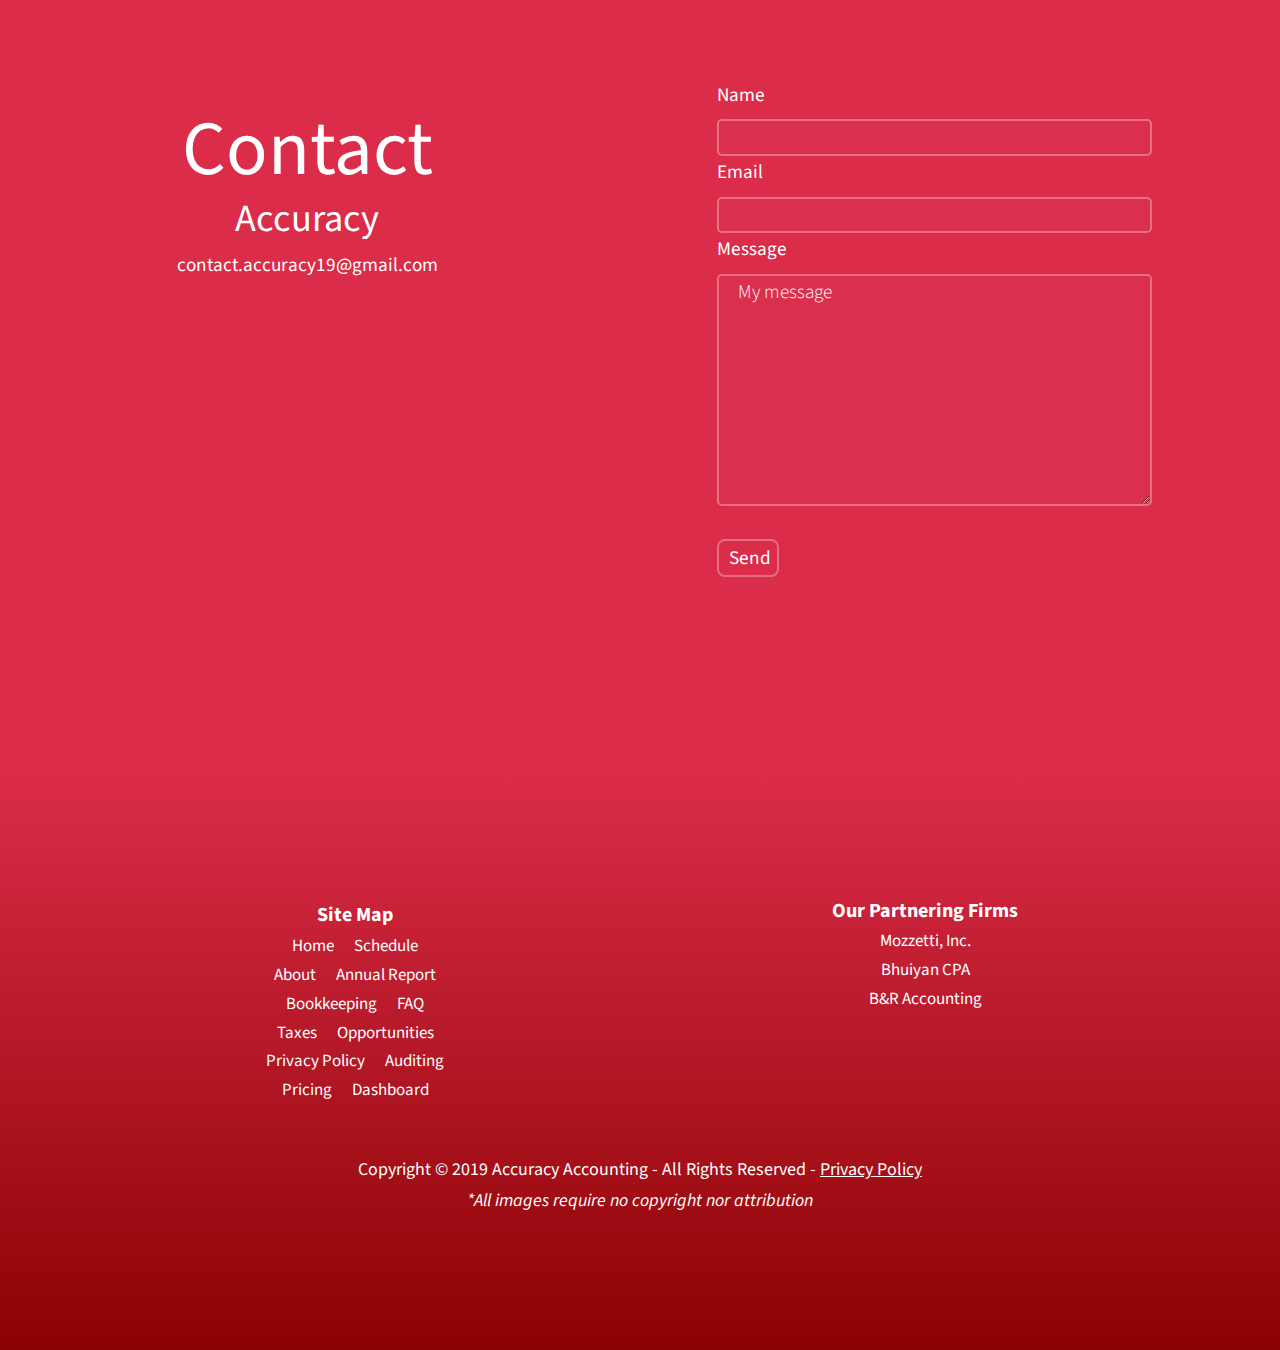
<file: schedule.html>
<!DOCTYPE html>
<html>
<head>
    <title>Accuracy Schedule</title>

    <meta name="viewport" content="width=device-width, initial-scale=1, shrink-to-fit=no">
    <meta charset="UTF-8">
	<link rel="shortcut icon" type="image/png" href="img/icon.png">

    <link rel="stylesheet" href="css/linearicons.css">

	<link rel="stylesheet" href="https://use.fontawesome.com/releases/v5.7.2/css/all.css" integrity="sha384-fnmOCqbTlWIlj8LyTjo7mOUStjsKC4pOpQbqyi7RrhN7udi9RwhKkMHpvLbHG9Sr" crossorigin="anonymous">
    <link rel="stylesheet" href="css/bootstrap.css">
    <link rel="stylesheet" href="css/main.css">
    <link rel="stylesheet" href="css/style.css">
    <link rel="stylesheet" href="css/mobilecss.css">
    <link rel="stylesheet" href="css/slide-animation.css">
    <link href="https://fonts.googleapis.com/css?family=Source+Sans+Pro" rel="stylesheet">
    <link href="https://fonts.googleapis.com/css?family=Poppins:300" rel="stylesheet">
    <link href="https://fonts.googleapis.com/css?family=Dosis" rel="stylesheet">
    <link href="https://fonts.googleapis.com/css?family=Lobster" rel="stylesheet">
</head>
<body>
<!--
Cool stuff that we could add

animation on scroll: https://codepen.io/simoncodrington/pen/Mwgqqd

-->

	<header class="header-area">
		<div class="container">
			<div class="header-wrap">

				<div class="header-top d-flex justify-content-between align-items-center navbar-expand-md">


					<!-- LEFT NAV - This nav bar is to the left of the logo -->
					<div class="col menu-left">
						<a href="about.html">About</a>
						<a href="schedule.html">Schedule</a>

<a href="Login-Signup/index.html" target="_blank">Dashboard</a>

					</div>

					<!-- Logo of the navbar -->
					<div class="col-3 logo">
						<a href="home.html">
							<img id="logoNav" class="mx-auto" src="img/logo.jpg" alt="" style="padding: 10px; border-radius: 50%; background-color: white;">
						</a>
					</div>

					<!-- RIGHT NAV - This nav bar is to the right of the logo -->
					<nav class="col navbar navbar-expand-md justify-content-end">

						<!-- Toggler/collapsibe Button -->
						<button class="navbar-toggler" type="button" data-toggle="collapse" data-target="#collapsibleNavbar">
							<span class="lnr lnr-menu" style="color:white;"></span>
						</button>

						<div class="collapse navbar-collapse menu-right" id="collapsibleNavbar">
							<ul class="navbar-nav justify-content-center w-100">
								<li class="nav-item hide-lg">
									<a class="nav-link" href="home.html">Home</a>
								</li>
								<li class="nav-item hide-lg">
									<a class="nav-link" href="about.html">About</a>
								</li>
								<li class="nav-item hide-lg">
									<a class="nav-link" href="schedule.html">Schedule</a>
								</li>
								<li class="nav-item hide-lg">
									<a class="nav-link"  href="Login-Signup/index.html" target="_blank">Dashboard</a>
								</li>

								<!-- Dropdown -->
								<li class="nav-item dropdown">
										<a class="nav-link dropdown-toggle" href="#" id="navbardrop" data-toggle="dropdown">
												Service
										</a>
										<div class="dropdown-menu">
												<a class="dropdown-item" href="pricing.html">Pricing</a>
												<a class="dropdown-item" href="book-report.html">Bookkeeping + Annual Reports</a>
												<a class="dropdown-item" href="taxes.html">Taxes</a>
												<a class="dropdown-item" href="auditing.html">Auditing</a>
										</div>
								</li>
								<li class="nav-item">
									<a class="nav-link" href="faq.html" >
										FAQ</a>
								</li>
								<li class="nav-item">
									<a class="nav-link" href="opportunities.html" >
										Careers</a>
								</li>






							</ul>
						</div>
					</nav>

				</div>
			</div>
		</div>
	</header>


<section style="background-color: white; padding: 5vw;">
    <div class="container" style="text-align: center;">
        <h1 class="scheduleTitle">Scheduling</h1>
		<br><br>

		<iframe style="margin: 0 auto;"
				src="https://app.acuityscheduling.com/schedule.php?owner=17191686" width="100%" height="800" frameBorder="0">
		</iframe>
		<script src="https://d3gxy7nm8y4yjr.cloudfront.net/js/embed.js" type="text/javascript"></script>
    </div>
</section>
<section style="background-color: white; padding: 0 2vw 40px 2vw;">
	<div class="container-fluid" style="text-align: center;">
		<h1 class="aboutTitle2">Customer Service</h1>
		<p class="aboutInfo" style="text-align: left;">
			The customer is at the heart of everything we do at Accuracy.
			All services are geared toward providing our customers a
			greater control over their wealth. We understand that our clients
			have a plethora of options concerning wealth management
			and accounting and we are honored every single day to be
			entrusted with the responsibility to care for their wealth
			and wellbeing. We take great measures to ensure that all of
			our customers have direct contact to our professionals
			at a moment’s notice.
			<br><br>
			If you would like to request an appointment
			with a CPA or legal counsel, it is quick and simple
			to do so in our interactive schedule above. Simply choose
			the type of appointment you wish to make and fill out your
			contact information, and you will be guaranteed to receive
			an appointment at the time you request. If for some reason
			we are not able to accommodate your request, within 24 hours
			of the booking of your appointment, we will provide different
			timings that you can select and will fully cover your organization’s
			monthly subscription to our services.

		</p>
	</div>
</section>

<section id="home-email" style="height:700px; padding-top: 4rem; background-color: #db2c49 !important;">
    <div class="inner" style="font-size: 1.5vw;">

        <div id="contactUS1" style="
			text-align: center; float: left; padding: 20px; width: 48%; height: 100%;">
            <div style="position: relative; top: 50%; transform: translate(0, 14%);">
                <h1 style="color: white; font-size: 2em;">
                    <font style="font-size: 2em;">Contact</font><br>Accuracy</h1>
                <p style="color: white">contact.accuracy19@gmail.com</p>

                <div class="social-media">
                    <a href="https://www.instagram.com/accuracyfbla/" target="_blank">
                        <i class="fab fa-instagram iconBottom"></i>
                    </a>
                    <a href="https://twitter.com/Accurac48406895" target="_blank">
                        <i class="fab fa-twitter iconBottom"></i>
                    </a>
                    <a href="https://www.facebook.com/Accuracy-FBLA-2743821792302296/" target="_blank">
                        <i class="fab fa-facebook-square iconBottom"></i>
                    </a>
                </div>
            </div>


            </ul>
        </div>

        <div id="contactUSForm" style=" padding: 20px 8vw; width: 50%; float: left; height: 100%;">
            <div id="gform">
                <div class="field">
                    <label for="name">Name</label>
                    <input id="name" type="text" name="name"/>
                </div>
                <div class="field">
                    <label for="email">Email</label>
                    <input type="email" name="email" id="email" />
                </div>
                <div class="field">
                    <label for="message">Message</label>
                    <textarea name="message" id="message" rows="7" placeholder="My message"></textarea>
                </div>
                <br>
                <button id="buttonForm" class="sendEmailButton" onclick="sendEmail()"
                        style="background-color: transparent; border-radius: 8px; color: white;
					border: solid 2px rgba(255, 255, 255, 0.3);">
                    <i class="fa fa-paper-plane"></i>&nbsp;Send</button>

                <br><br><br>
            </div>
        </div>


    </div>

</section>

<div class="bottomPage" style="height:575px;">
    <div class="align-content-center" style="width:100%; height:100%; padding: 40px 35px 50px 35px; margin-top: 80px;
		background: linear-gradient(#db2c49, #8b0202)">

        <div class="container bottomExtra">
            <div class="row">
                <div class="col-6 col-md-6 ">
                    <span style="font-size: 20px;"><strong>Site Map</strong></span><br>
                    <span>
							<a href="home.html">Home</a>&emsp;
                            <a href="schedule.html">Schedule</a>
						</span>
                    <br>
                    <span>
                            <a href="about.html">About</a>&emsp;
							<a href="book-report.html">Annual Report</a>
						</span><br>
                    <span>
							<a href="book-report.html">Bookkeeping</a>&emsp;
                            <a href="faq.html">FAQ</a>
						</span><br>
                    <span>
							<a href="taxes.html">Taxes</a>&emsp;
                            <a href="opportunities.html">Opportunities</a>
						</span><br>
                    <span>
                            <a href="privacy-policy.html">Privacy Policy</a>&emsp;
                            <a href="auditing.html">Auditing</a>
						</span><br>
                    <span>
							<a href="pricing.html">Pricing</a>&emsp;
							<a href="Login-Signup/index.html" target="_blank">Dashboard</a>
						</span>
                </div>
                <div class="col-6 col-md-6">
                    <span style="font-size: 20px; line-height:0.9"><strong>Our Partnering Firms</strong></span><br>
                    <span>
							<a href="https://www.mozzetti.com/" target="_blank">Mozzetti, Inc.</a>
						</span><br>
                    <span>
							<a href="http://bhuiyancpa.com/" target="_blank">Bhuiyan CPA</a>
						</span><br>
                    <span>
							<a href="http://www.bandraccounting.com/" target="_blank">B&R Accounting</a>
						</span>
                </div>
            </div>
        </div>
        <div class="bottomText">
            Copyright © 2019 Accuracy Accounting - All Rights Reserved -
            <a href="privacy-policy.html" style="color:white; text-decoration: underline white;" class="ppolicy">Privacy Policy</a>
            <br><i>*All images require no copyright nor attribution</i>
        </div>
    </div>

</div>


<script src="js/vendor/jquery-2.2.4.min.js"></script>
<script src="js/slide-animation.js"></script>
<script src="https://cdnjs.cloudflare.com/ajax/libs/popper.js/1.11.0/umd/popper.min.js" integrity="sha384-b/U6ypiBEHpOf/4+1nzFpr53nxSS+GLCkfwBdFNTxtclqqenISfwAzpKaMNFNmj4"
        crossorigin="anonymous"></script>
<script src="js/vendor/bootstrap.min.js"></script>
<script src="js/jquery.magnific-popup.min.js"></script>
<script src="js/owl.carousel.min.js"></script>
<script src="js/jquery.nice-select.min.js"></script>
<script src="js/jquery.sticky.js"></script>
<script src="js/parallax.min.js"></script>
<script src="js/main.js"></script>
<script type="text/javascript" src="https://cdn.emailjs.com/sdk/2.3.2/email.min.js"></script>
<script type="text/javascript">
	(function(){
		emailjs.init("user_S2WW9tssciy3huUeog4M7");
	})();
</script>
<script src="js/contact-email.js"></script>
</body>
</html>
</file>
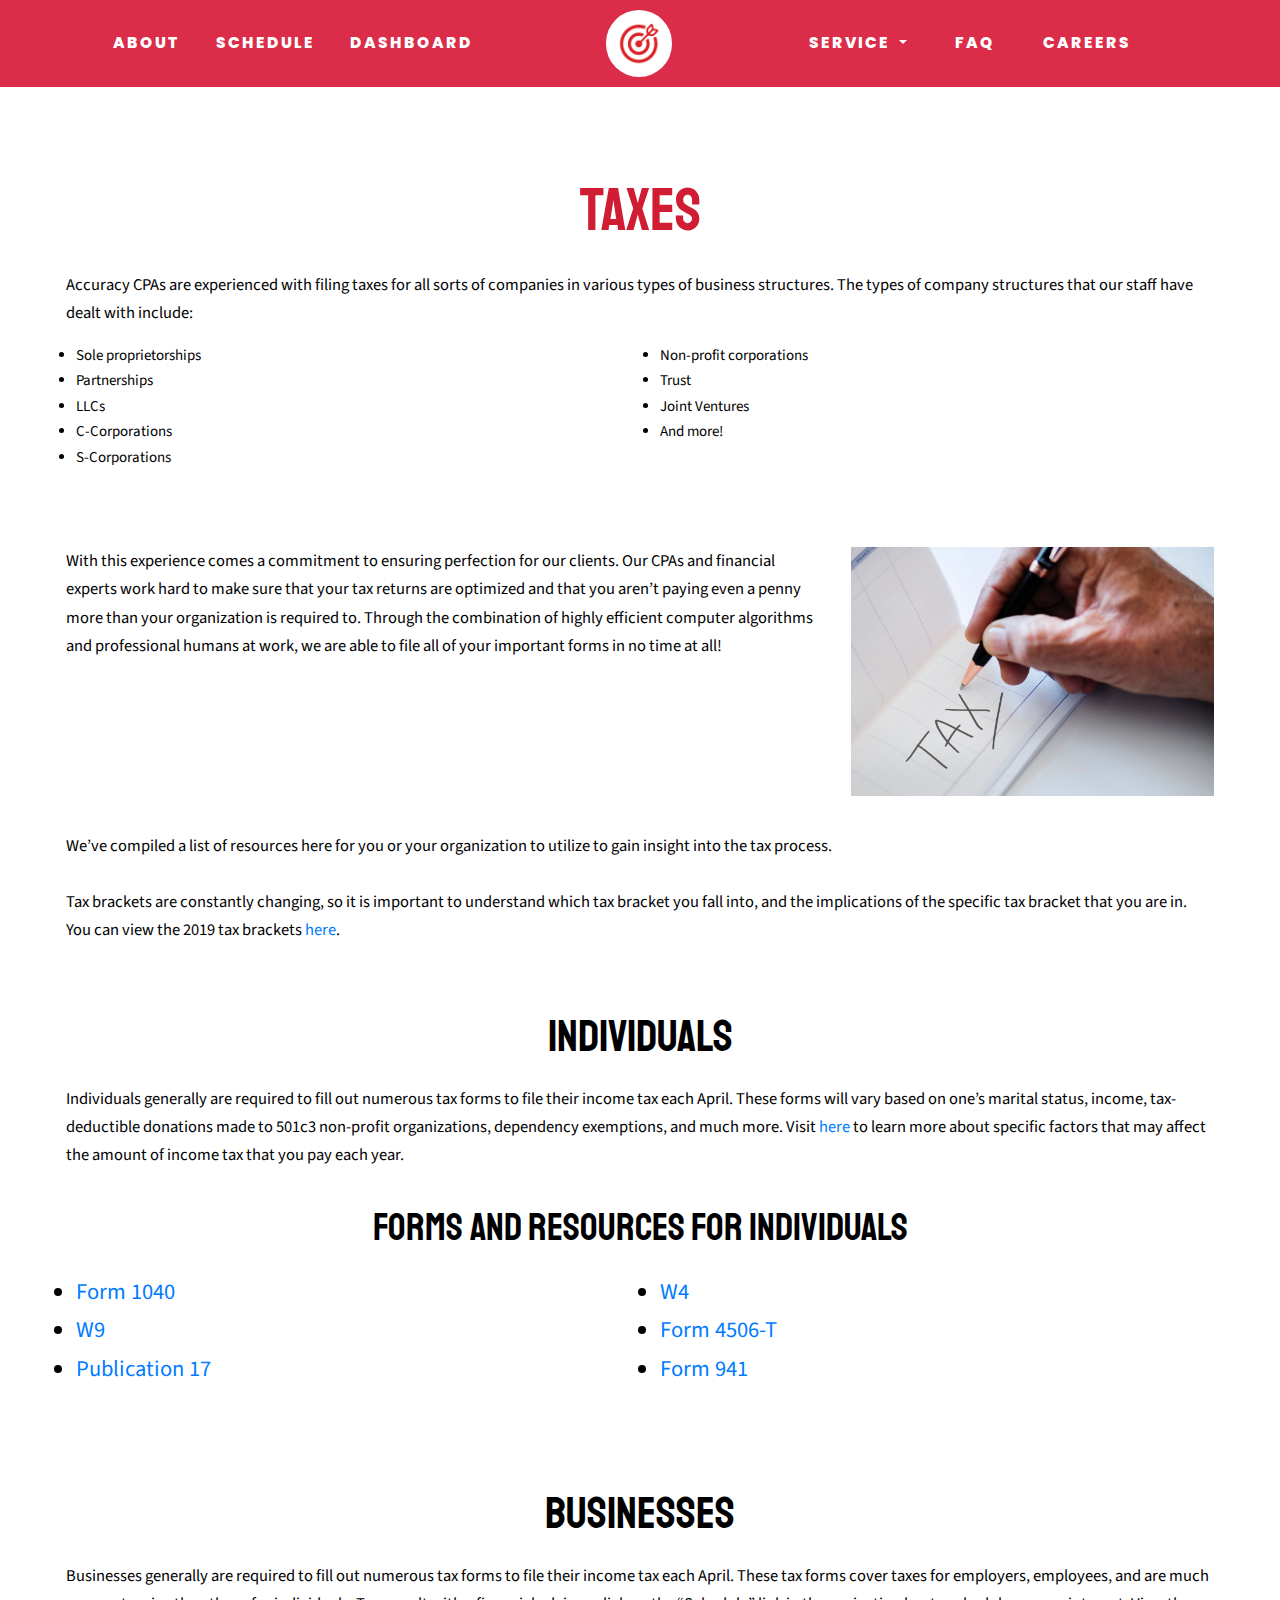
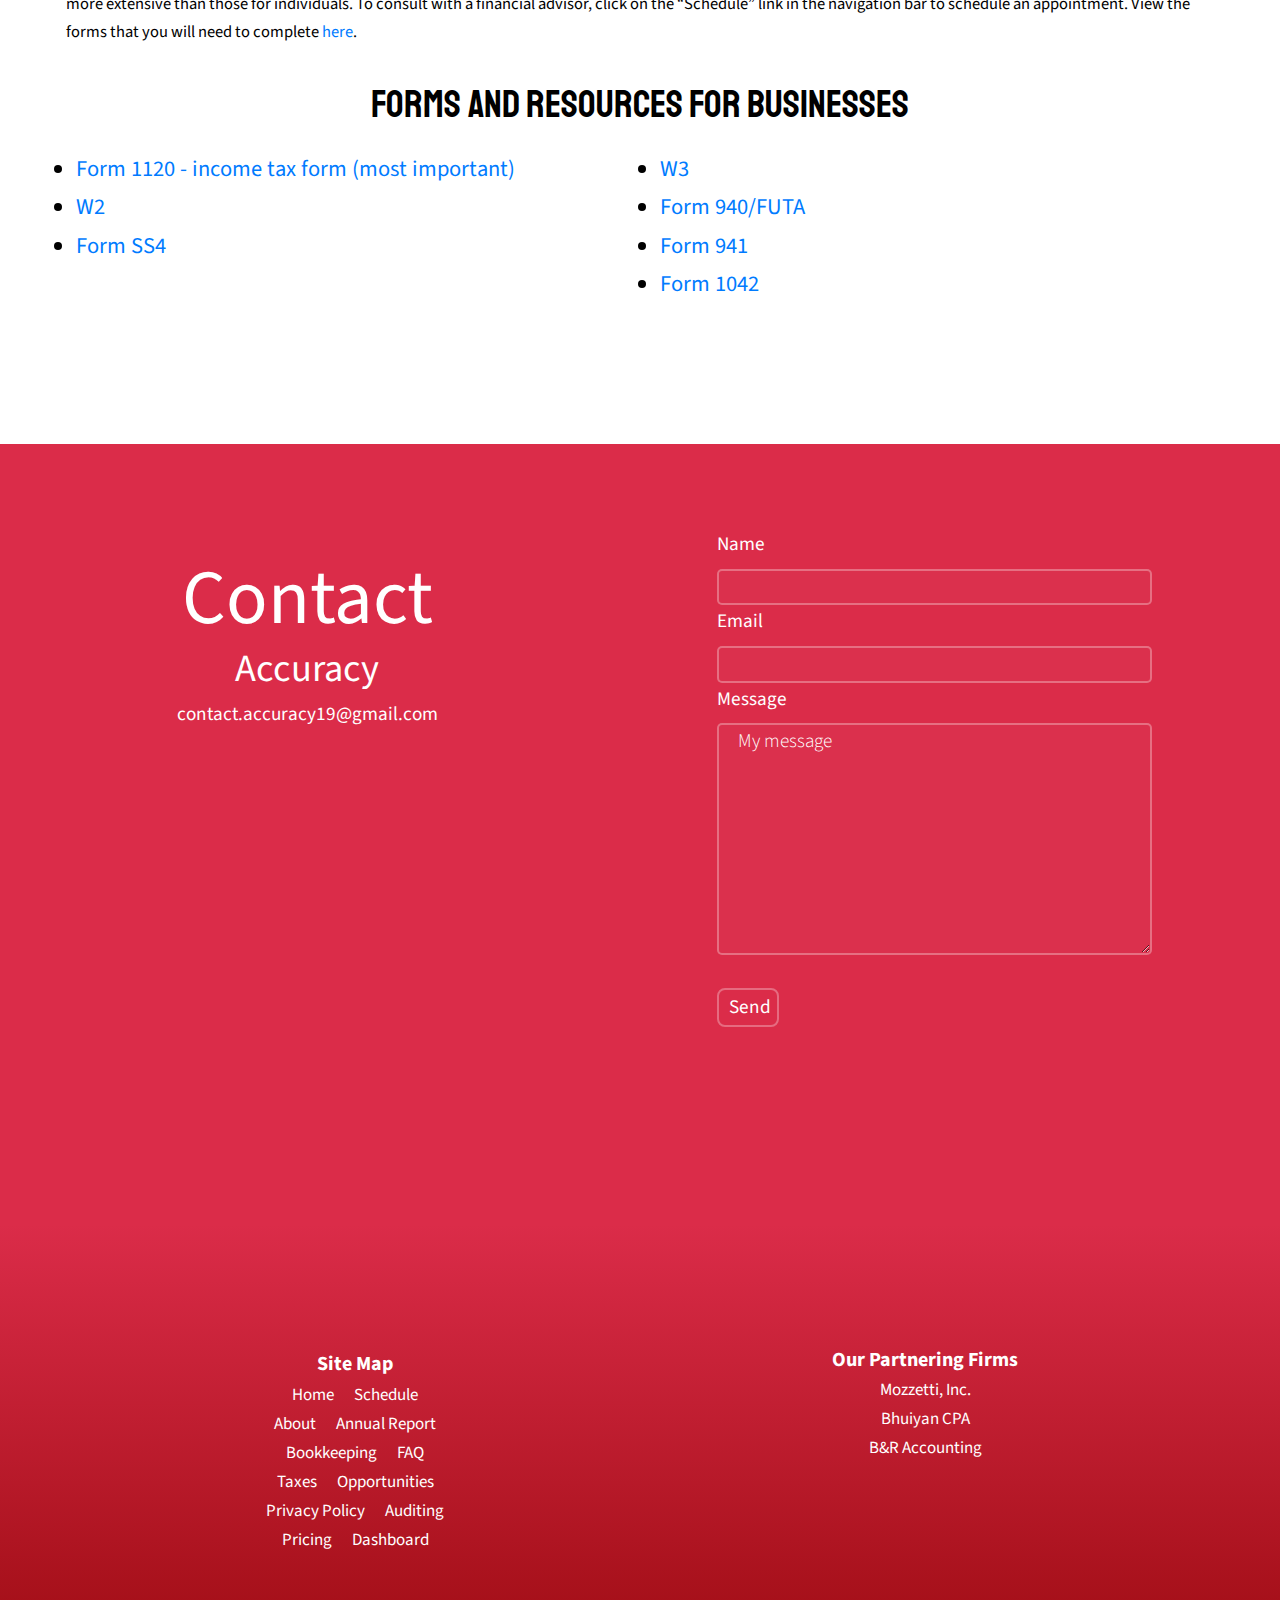
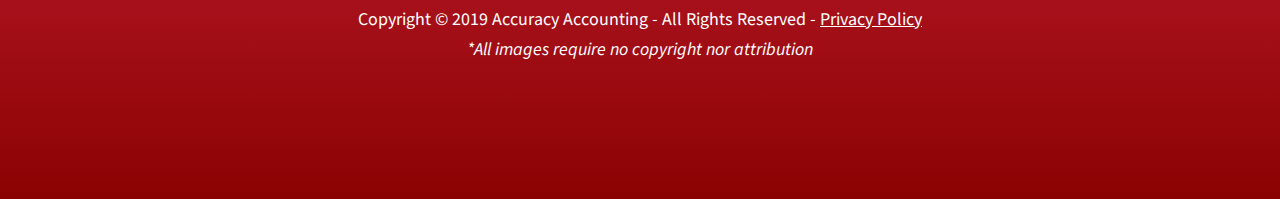
<file: taxes.html>
<!DOCTYPE html>
<html lang="en">
<head>
    <title>Accuracy Taxes</title>

    <meta name="viewport" content="width=device-width, initial-scale=1, shrink-to-fit=no">
    <meta charset="UTF-8">
    <link rel="shortcut icon" type="image/png" href="img/icon.png">

    <link rel="stylesheet" href="css/linearicons.css">

    <link rel="stylesheet" href="https://use.fontawesome.com/releases/v5.7.2/css/all.css" integrity="sha384-fnmOCqbTlWIlj8LyTjo7mOUStjsKC4pOpQbqyi7RrhN7udi9RwhKkMHpvLbHG9Sr" crossorigin="anonymous">
    <link rel="stylesheet" href="css/bootstrap.css">
    <link rel="stylesheet" href="css/main.css">
    <link rel="stylesheet" href="css/style.css">
    <link rel="stylesheet" href="css/mobilecss.css">
    <link rel="stylesheet" href="css/owl.carousel.css">
    <link rel="stylesheet" href="css/slide-animation.css">

    <link href="https://fonts.googleapis.com/css?family=Source+Sans+Pro" rel="stylesheet">
    <link href="https://fonts.googleapis.com/css?family=Poppins:300" rel="stylesheet">
    <link href="https://fonts.googleapis.com/css?family=Dosis" rel="stylesheet">
    <link href="https://fonts.googleapis.com/css?family=Lobster" rel="stylesheet">
</head>
<body>

  	<header class="header-area">
  		<div class="container">
  			<div class="header-wrap">

  				<div class="header-top d-flex justify-content-between align-items-center navbar-expand-md">


  					<!-- LEFT NAV - This nav bar is to the left of the logo -->
  					<div class="col menu-left">
  						<a href="about.html">About</a>
  						<a href="schedule.html">Schedule</a>

  <a href="Login-Signup/index.html" target="_blank">Dashboard</a>

  					</div>

  					<!-- Logo of the navbar -->
  					<div class="col-3 logo">
  						<a href="home.html">
  							<img id="logoNav" class="mx-auto" src="img/logo.jpg" alt="" style="padding: 10px; border-radius: 50%; background-color: white;">
  						</a>
  					</div>

  					<!-- RIGHT NAV - This nav bar is to the right of the logo -->
  					<nav class="col navbar navbar-expand-md justify-content-end">

  						<!-- Toggler/collapsibe Button -->
  						<button class="navbar-toggler" type="button" data-toggle="collapse" data-target="#collapsibleNavbar">
  							<span class="lnr lnr-menu" style="color:white;"></span>
  						</button>

  						<div class="collapse navbar-collapse menu-right" id="collapsibleNavbar">
  							<ul class="navbar-nav justify-content-center w-100">
  								<li class="nav-item hide-lg">
  									<a class="nav-link" href="home.html">Home</a>
  								</li>
  								<li class="nav-item hide-lg">
  									<a class="nav-link" href="about.html">About</a>
  								</li>
  								<li class="nav-item hide-lg">
  									<a class="nav-link" href="schedule.html">Schedule</a>
  								</li>
  								<li class="nav-item hide-lg">
  									<a class="nav-link"  href="Login-Signup/index.html" target="_blank">Dashboard</a>
  								</li>

  								<!-- Dropdown -->
  								<li class="nav-item dropdown">
  										<a class="nav-link dropdown-toggle" href="#" id="navbardrop" data-toggle="dropdown">
  												Service
  										</a>
  										<div class="dropdown-menu">
  												<a class="dropdown-item" href="pricing.html">Pricing</a>
  												<a class="dropdown-item" href="book-report.html">Bookkeeping + Annual Reports</a>
  												<a class="dropdown-item" href="taxes.html">Taxes</a>
  												<a class="dropdown-item" href="auditing.html">Auditing</a>
  										</div>
  								</li>
  								<li class="nav-item">
  									<a class="nav-link" href="faq.html" >
  										FAQ</a>
  								</li>
  								<li class="nav-item">
  									<a class="nav-link" href="opportunities.html" >
  										Careers</a>
  								</li>






  							</ul>
  						</div>
  					</nav>

  				</div>
  			</div>
  		</div>
  	</header>


    <section style="background-color:white; padding: 5vw 4vw;">
        <div class="container-fluid" style="text-align: center;">
            <h1 class="aboutTitle3">
                Taxes
            </h1>
			<p class="aboutInfo" style="text-align: left;">
               Accuracy CPAs are experienced with filing taxes for all sorts of companies in various types of business structures. The types of company structures that our staff have dealt with include:
            </p>
            <div class="row" style="padding-left: 10px; text-align:left;" id="businessesServices">
                <div class="col-md-6 col-6" style="padding-bottom: 3vh">
                    <ul style="list-style-type: disc !important;">
                        <li>Sole proprietorships</li>
                        <li>Partnerships</li>
                        <li>LLCs</li>
                        <li>C-Corporations</li>
                        <li>S-Corporations</li>
                    </ul>
                </div>
                <div class="col-md-6 col-6">
                    <ul style="list-style-type: disc !important;">
                        <li>Non-profit corporations</li>
                        <li>Trust</li>
                        <li>Joint Ventures</li>
                        <li>And more!</li>
                    </ul>
                </div>
            </div>
            <div class="row" style="margin-bottom:10px;">
                <div class="col-md-8 col-12">
                    <p class="aboutInfo" style="text-align: left;">
                        With this experience comes a commitment  to ensuring perfection for our clients. Our CPAs and financial experts work hard to make sure that your tax returns are optimized and that you aren’t paying even a penny more than your organization is required to. Through the combination of highly efficient computer algorithms and professional humans at work, we are able to file all of your important forms in no time at all!
                    </p></div>
                <div class="col-md-4 col-12">
                    <img class="img-fluid"  src="img/taxes.jpg">
                </div>
            </div>
            <br>
            <p class="aboutInfo" style="text-align: left;">
                We’ve compiled a list of resources here for you or your organization to utilize to gain insight into the tax process.
                <br><br>Tax brackets are constantly changing, so it is important to understand which tax bracket you fall into, and the implications of the specific tax bracket that you are in. You can view the 2019 tax brackets <a href="https://www.bankrate.com/finance/taxes/tax-brackets.aspx" target="_blank">here</a>.
                <br><br>
            </p>
            <h3 class="subtitle">Individuals</h3>
            <p class="aboutInfo" style="text-align: left;">
                Individuals generally are required to fill out numerous tax forms to file their income tax each April. These forms will vary based on one’s marital status, income, tax-deductible donations made to 501c3 non-profit organizations, dependency exemptions, and much more. Visit
                <a href="https://smartasset.com/taxes/factors-that-affect-income-tax" target="_blank">here</a>
                to learn more about specific factors that may affect the amount of income tax that you pay each year.
            </p>

            <h3 class="subtitleLonger">Forms and Resources for Individuals</h3>
            <div class="row" style="padding-left: 10px; text-align:left;" id="businessesServices">
                <div class="col-md-6 col-6" style="padding-bottom: 3vh;">
                    <ul style="list-style-type: disc !important; font-size: 1.5em;">
                        <li>
                            <a href="https://www.irs.gov/pub/irs-pdf/f1040.pdf" target="_blank">Form 1040</a>
                        </li>
                        <li>
                            <a href="https://www.irs.gov/pub/irs-pdf/fw9.pdf" target="_blank">W9</a>
                        </li>
                        <li>
                            <a href="https://www.irs.gov/pub/irs-pdf/p17.pdf" target="_blank">Publication 17</a>
                        </li>
                    </ul>
                </div>
                <div class="col-md-6 col-6" style="padding-bottom: 3vh;">
                    <ul style="list-style-type: disc !important; font-size: 1.5em;">
                        <li>
                            <a href="https://www.irs.gov/pub/irs-pdf/fw4.pdf" target="_blank">W4</a>
                        </li>
                        <li>
                            <a href="https://www.irs.gov/pub/irs-pdf/f4506t.pdf" target="_blank">Form 4506-T</a>
                        </li>
                        <li>
                            <a href="https://www.irs.gov/pub/irs-pdf/f941.pdf" target="_blank">Form 941</a>
                        </li>
                    </ul>
                </div>
            </div>
            <h3 class="subtitle">Businesses</h3>
            <p class="aboutInfo" style="text-align: left;">
                Businesses generally are required to fill out numerous tax forms to file their income tax each April. These tax forms cover taxes for employers, employees, and are much more extensive than those for individuals. To consult with a financial advisor, click on the “Schedule” link in the navigation bar to schedule an appointment. View the forms that you will need to complete
                <a href="https://www.irs.gov/businesses/small-businesses-self-employed/forms-for-corporations" target="_blank">
                    here</a>.

            </p>
            <h3 class="subtitleLonger">Forms and Resources for Businesses</h3>
            <div class="row" style="padding-left: 10px; text-align:left;" id="businessesServices">
                <div class="col-md-6 col-12" style="padding-bottom: 3vh;">
                    <ul style="list-style-type: disc !important; font-size: 1.5em;">
                        <li>
                            <a href="https://www.irs.gov/pub/irs-pdf/f1120.pdf" target="_blank">
                                Form 1120 - income tax form (most important)</a>
                        </li>
                        <li>
                            <a href="https://www.irs.gov/pub/irs-pdf/fw2.pdf" target="_blank">W2</a>
                        </li>
                        <li>
                           <a href="https://www.irs.gov/pub/irs-pdf/fss4.pdf" target="_blank">Form SS4</a>
                        </li>
                    </ul>
                </div>
                <div class="col-md-6 col-12" style="padding-bottom: 3vh;">
                    <ul style="list-style-type: disc !important; font-size: 1.5em;">
                        <li>
                            <a href="https://www.irs.gov/pub/irs-pdf/fw3.pdf" target="_blank">W3</a>
                        </li>
                        <li>
                            <a href="https://www.irs.gov/pub/irs-pdf/f940.pdf" target="_blank">Form 940/FUTA</a>
                        </li>
                        <li>
                            <a href="https://www.irs.gov/pub/irs-pdf/f941.pdf" target="_blank">Form 941</a>
                        </li>
                        <li>
                            <a href="https://www.irs.gov/pub/irs-pdf/f1042.pdf" target="_blank">Form 1042</a>
                        </li>
                    </ul>
                </div>
            </div>
        </div>
    </section>
    <section id="home-email" style="height:700px; padding-top: 4rem; background-color: #db2c49 !important;">
        <div class="inner" style="font-size: 1.5vw;">

            <div id="contactUS1" style="
			text-align: center; float: left; padding: 20px; width: 48%; height: 100%;">
                <div style="position: relative; top: 50%; transform: translate(0, 14%);">
                    <h1 style="color: white; font-size: 2em;">
                        <font style="font-size: 2em;">Contact</font><br>Accuracy</h1>
                    <p style="color: white">contact.accuracy19@gmail.com</p>

                    <div class="social-media">
                        <a href="https://www.instagram.com/accuracyfbla/" target="_blank">
                            <i class="fab fa-instagram iconBottom"></i>
                        </a>
                        <a href="https://twitter.com/Accurac48406895" target="_blank">
                            <i class="fab fa-twitter iconBottom"></i>
                        </a>
                        <a href="https://www.facebook.com/Accuracy-FBLA-2743821792302296/" target="_blank">
                            <i class="fab fa-facebook-square iconBottom"></i>
                        </a>
                    </div>
                </div>


                </ul>
            </div>

            <div id="contactUSForm" style=" padding: 20px 8vw; width: 50%; float: left; height: 100%;">
                <div id="gform">
                    <div class="field">
                        <label for="name">Name</label>
                        <input id="name" type="text" name="name"/>
                    </div>
                    <div class="field">
                        <label for="email">Email</label>
                        <input type="email" name="email" id="email" />
                    </div>
                    <div class="field">
                        <label for="message">Message</label>
                        <textarea name="message" id="message" rows="7" placeholder="My message"></textarea>
                    </div>
                    <br>
                    <button id="buttonForm" class="sendEmailButton" onclick="sendEmail()"
                            style="background-color: transparent; border-radius: 8px; color: white;
					border: solid 2px rgba(255, 255, 255, 0.3);">
                        <i class="fa fa-paper-plane"></i>&nbsp;Send</button>

                    <br><br><br>
                </div>
            </div>


        </div>

    </section>

    <div class="bottomPage" style="height:575px;">
        <div class="align-content-center" style="width:100%; height:100%; padding: 40px 35px 50px 35px; margin-top: 80px;
		background: linear-gradient(#db2c49, #8b0202)">

            <div class="container bottomExtra">
                <div class="row">
                    <div class="col-6 col-md-6 ">
                        <span style="font-size: 20px;"><strong>Site Map</strong></span><br>
                        <span>
							<a href="home.html">Home</a>&emsp;
                            <a href="schedule.html">Schedule</a>
						</span>
                        <br>
                        <span>
                            <a href="about.html">About</a>&emsp;
							<a href="book-report.html">Annual Report</a>
						</span><br>
                        <span>
							<a href="book-report.html">Bookkeeping</a>&emsp;
                            <a href="faq.html">FAQ</a>
						</span><br>
                        <span>
							<a href="taxes.html">Taxes</a>&emsp;
                            <a href="opportunities.html">Opportunities</a>
						</span><br>
                        <span>
                            <a href="privacy-policy.html">Privacy Policy</a>&emsp;
                            <a href="auditing.html">Auditing</a>
						</span><br>
                        <span>
							<a href="pricing.html">Pricing</a>&emsp;
							<a href="Login-Signup/index.html" target="_blank">Dashboard</a>
						</span>
                    </div>
                    <div class="col-6 col-md-6">
                        <span style="font-size: 20px; line-height:0.9"><strong>Our Partnering Firms</strong></span><br>
                        <span>
							<a href="https://www.mozzetti.com/" target="_blank">Mozzetti, Inc.</a>
						</span><br>
                        <span>
							<a href="http://bhuiyancpa.com/" target="_blank">Bhuiyan CPA</a>
						</span><br>
                        <span>
							<a href="http://www.bandraccounting.com/" target="_blank">B&R Accounting</a>
						</span>
                    </div>
                </div>
            </div>
            <div class="bottomText">
                Copyright © 2019 Accuracy Accounting - All Rights Reserved -
                <a href="privacy-policy.html" style="color:white; text-decoration: underline white;" class="ppolicy">Privacy Policy</a>
                <br><i>*All images require no copyright nor attribution</i>
            </div>
        </div>

    </div>


    <script src="js/vendor/jquery-2.2.4.min.js"></script>
	<script src="js/slide-animation.js"></script>
	<script src="https://cdnjs.cloudflare.com/ajax/libs/popper.js/1.11.0/umd/popper.min.js" integrity="sha384-b/U6ypiBEHpOf/4+1nzFpr53nxSS+GLCkfwBdFNTxtclqqenISfwAzpKaMNFNmj4"
	 crossorigin="anonymous"></script>
	<script src="js/vendor/bootstrap.min.js"></script>
	<script src="js/jquery.magnific-popup.min.js"></script>
	<script src="js/owl.carousel.min.js"></script>
	<script src="js/jquery.nice-select.min.js"></script>
	<script src="js/jquery.sticky.js"></script>
	<script src="js/parallax.min.js"></script>
	<script src="js/main.js"></script>
    <script type="text/javascript" src="https://cdn.emailjs.com/sdk/2.3.2/email.min.js"></script>
    <script type="text/javascript">
        (function(){
            emailjs.init("user_S2WW9tssciy3huUeog4M7");
        })();
    </script>
    <script src="js/contact-email.js"></script>
</body>
</html>
</file>
<file: css/mobilecss.css>
@media only screen and (max-width:420px) {

      #home-email {
        padding-top: 0 !important;
      }

      #logoNav {
        width: 35px;
        height: 35px;
      }

      .logo {
        height: 70%;
      }

      .logo > a {
        height: 100% !important;
        width: 100% !important;
      }

    .social-media {
      margin: 0 auto 30px auto;
    }

    .mapouter {
        height: 300px;
    }

    #staffTitle {
        line-height: 200px;
        padding-top: 5px !important;
    }

    #auditingList {
        font-size: 0.8em !important;
    }

    .map {
        width: 100% !important;
        height: auto !important;
    }

    #monthly, #yearly {
        font-size: 15px;
    }

    .pToggle {
        padding: 0 5px !important;
    }

    #indvServices {
        padding-left:30px !important;
    }

    #businessesServices {
        font-size: 12px;
    }

    #home-email {
        height: 500px !important;
    }

    .bottomExtra .col-6  {
        font-size: 9px !important;
    }

    .bottomExtra .col-6 strong {
        font-size: 13px !important;
    }

    .bottomText {
        font-size: 12px !important;
    }



    #pPolicy h1 {
        font-size: 30px;
    }

    #portalB {
        width: 215px !important;
        font-size: 13px !important;
        height:55px !important;
    }

    #quoteCatch {
        font-size: 1.2rem !important;
    }

    .catchSection {
        padding: 0.5rem 10vw !important;
    }

    .catchImage {
        height: 250px !important;
        width: 250px!important;
    }

    .scheduleTitle {
	font-size: 3em !important;
	padding-top: 10vh !important;
    }

    #bar {
        font-size: 80px !important;
    }

    .pricingHeaders {
        font-size: 50px !important;
    }

    .price {
        margin: 20px 0;
    }

    .priceNumber {
        font-size: 50px !important;
    }

    #questionsFAQ {
        font-size: 10vw !important;
    }

    #faqTitle {
        padding-top: 15vh !important;
        font-size: 6vw !important;
    }

    .subtitleLonger {
        font-size: 1.1em;
    }

    .aboutTitle3 {
        font-size: 3em !important;
        padding-top: 14vh !important;
    }
    .title4 {
        font-size: 2em !important;
        padding-top: 14vh !important;
    }

    .aboutTitle {
        font-size: 3em !important;
        padding-top: 15vh !important;
    }

    .aboutTitle1 {
        font-size: 15vw !important;
    }

    .aboutTitle2 {
        font-size: 10vw !important;
    }

    .aboutInfo {
        font-size: 0.8em !important;
        padding-left: 10px;
    }

    .testimonyD {
        height: 560px !important;
    }

    .testimonyP {
        font-size: 0.9em !important;
    }

    .staffName {
        font-size: 17px;
    }

    .staffPosition {
        font-size: 11px !important;
    }





    #contactUS1 {
        float: none !important;
        width: 100% !important;
        font-size: 13px !important;
        padding: 5px !important;
    }

    #contactUSForm {
        float: none !important;
        width: 100% !important;
        padding: 2px 8vw !important;
    }

    #buttonForm {
        margin: 0 auto !important;
        font-size: 20px !important;
        width: 40% !important;
        height: 40px !important;
    }

    label {
        font-size: 13px !important;
    }
    input::placeholder, textarea::placeholder {
        font-size: 13px !important;
    }

    input {
        height: 25px !important;
        font-size: 13px !important;
    }

    textarea {
        font-size: 13px !important;
    }

    .menu-right li a {
        font-size: 13px !important;
    }
    .dropdown-menu {
        background-color: inherit !important;
    }

    #logoNav {
        padding: 5px !important;
    }

    #accuracyText {
        height: 30vh !important;
    }

    .cpT {
        width: 70% !important;
        padding: 0 9px !important;
        font-size: 4vw !important;
        text-align: left !important;
    }

    .cpImg {
        width: 30% !important;
    }

    #cp2P {
        width: 100% !important;
    }
}
</file>
<file: css/linearicons.css>
@font-face {
	font-family: 'Linearicons-Free';
	src:url('../fonts/Linearicons-Free.eot?w118d');
	src:url('../fonts/Linearicons-Free.eot?#iefixw118d') format('embedded-opentype'),
		url('../fonts/Linearicons-Free.woff2?w118d') format('woff2'),
		url('../fonts/Linearicons-Free.woff?w118d') format('woff'),
		url('../fonts/Linearicons-Free.ttf?w118d') format('truetype'),
		url('../fonts/Linearicons-Free.svg?w118d#Linearicons-Free') format('svg');
	font-weight: normal;
	font-style: normal;
}

.lnr {
	font-family: 'Linearicons-Free';
	speak: none;
	font-style: normal;
	font-weight: normal;
	font-variant: normal;
	text-transform: none;
	line-height: 1;

	/* Better Font Rendering =========== */
	-webkit-font-smoothing: antialiased;
	-moz-osx-font-smoothing: grayscale;
}

.lnr-home:before {
	content: "\e800";
}
.lnr-apartment:before {
	content: "\e801";
}
.lnr-pencil:before {
	content: "\e802";
}
.lnr-magic-wand:before {
	content: "\e803";
}
.lnr-drop:before {
	content: "\e804";
}
.lnr-lighter:before {
	content: "\e805";
}
.lnr-poop:before {
	content: "\e806";
}
.lnr-sun:before {
	content: "\e807";
}
.lnr-moon:before {
	content: "\e808";
}
.lnr-cloud:before {
	content: "\e809";
}
.lnr-cloud-upload:before {
	content: "\e80a";
}
.lnr-cloud-download:before {
	content: "\e80b";
}
.lnr-cloud-sync:before {
	content: "\e80c";
}
.lnr-cloud-check:before {
	content: "\e80d";
}
.lnr-database:before {
	content: "\e80e";
}
.lnr-lock:before {
	content: "\e80f";
}
.lnr-cog:before {
	content: "\e810";
}
.lnr-trash:before {
	content: "\e811";
}
.lnr-dice:before {
	content: "\e812";
}
.lnr-heart:before {
	content: "\e813";
}
.lnr-star:before {
	content: "\e814";
}
.lnr-star-half:before {
	content: "\e815";
}
.lnr-star-empty:before {
	content: "\e816";
}
.lnr-flag:before {
	content: "\e817";
}
.lnr-envelope:before {
	content: "\e818";
}
.lnr-paperclip:before {
	content: "\e819";
}
.lnr-inbox:before {
	content: "\e81a";
}
.lnr-eye:before {
	content: "\e81b";
}
.lnr-printer:before {
	content: "\e81c";
}
.lnr-file-empty:before {
	content: "\e81d";
}
.lnr-file-add:before {
	content: "\e81e";
}
.lnr-enter:before {
	content: "\e81f";
}
.lnr-exit:before {
	content: "\e820";
}
.lnr-graduation-hat:before {
	content: "\e821";
}
.lnr-license:before {
	content: "\e822";
}
.lnr-music-note:before {
	content: "\e823";
}
.lnr-film-play:before {
	content: "\e824";
}
.lnr-camera-video:before {
	content: "\e825";
}
.lnr-camera:before {
	content: "\e826";
}
.lnr-picture:before {
	content: "\e827";
}
.lnr-book:before {
	content: "\e828";
}
.lnr-bookmark:before {
	content: "\e829";
}
.lnr-user:before {
	content: "\e82a";
}
.lnr-users:before {
	content: "\e82b";
}
.lnr-shirt:before {
	content: "\e82c";
}
.lnr-store:before {
	content: "\e82d";
}
.lnr-cart:before {
	content: "\e82e";
}
.lnr-tag:before {
	content: "\e82f";
}
.lnr-phone-handset:before {
	content: "\e830";
}
.lnr-phone:before {
	content: "\e831";
}
.lnr-pushpin:before {
	content: "\e832";
}
.lnr-map-marker:before {
	content: "\e833";
}
.lnr-map:before {
	content: "\e834";
}
.lnr-location:before {
	content: "\e835";
}
.lnr-calendar-full:before {
	content: "\e836";
}
.lnr-keyboard:before {
	content: "\e837";
}
.lnr-spell-check:before {
	content: "\e838";
}
.lnr-screen:before {
	content: "\e839";
}
.lnr-smartphone:before {
	content: "\e83a";
}
.lnr-tablet:before {
	content: "\e83b";
}
.lnr-laptop:before {
	content: "\e83c";
}
.lnr-laptop-phone:before {
	content: "\e83d";
}
.lnr-power-switch:before {
	content: "\e83e";
}
.lnr-bubble:before {
	content: "\e83f";
}
.lnr-heart-pulse:before {
	content: "\e840";
}
.lnr-construction:before {
	content: "\e841";
}
.lnr-pie-chart:before {
	content: "\e842";
}
.lnr-chart-bars:before {
	content: "\e843";
}
.lnr-gift:before {
	content: "\e844";
}
.lnr-diamond:before {
	content: "\e845";
}
.lnr-linearicons:before {
	content: "\e846";
}
.lnr-dinner:before {
	content: "\e847";
}
.lnr-coffee-cup:before {
	content: "\e848";
}
.lnr-leaf:before {
	content: "\e849";
}
.lnr-paw:before {
	content: "\e84a";
}
.lnr-rocket:before {
	content: "\e84b";
}
.lnr-briefcase:before {
	content: "\e84c";
}
.lnr-bus:before {
	content: "\e84d";
}
.lnr-car:before {
	content: "\e84e";
}
.lnr-train:before {
	content: "\e84f";
}
.lnr-bicycle:before {
	content: "\e850";
}
.lnr-wheelchair:before {
	content: "\e851";
}
.lnr-select:before {
	content: "\e852";
}
.lnr-earth:before {
	content: "\e853";
}
.lnr-smile:before {
	content: "\e854";
}
.lnr-sad:before {
	content: "\e855";
}
.lnr-neutral:before {
	content: "\e856";
}
.lnr-mustache:before {
	content: "\e857";
}
.lnr-alarm:before {
	content: "\e858";
}
.lnr-bullhorn:before {
	content: "\e859";
}
.lnr-volume-high:before {
	content: "\e85a";
}
.lnr-volume-medium:before {
	content: "\e85b";
}
.lnr-volume-low:before {
	content: "\e85c";
}
.lnr-volume:before {
	content: "\e85d";
}
.lnr-mic:before {
	content: "\e85e";
}
.lnr-hourglass:before {
	content: "\e85f";
}
.lnr-undo:before {
	content: "\e860";
}
.lnr-redo:before {
	content: "\e861";
}
.lnr-sync:before {
	content: "\e862";
}
.lnr-history:before {
	content: "\e863";
}
.lnr-clock:before {
	content: "\e864";
}
.lnr-download:before {
	content: "\e865";
}
.lnr-upload:before {
	content: "\e866";
}
.lnr-enter-down:before {
	content: "\e867";
}
.lnr-exit-up:before {
	content: "\e868";
}
.lnr-bug:before {
	content: "\e869";
}
.lnr-code:before {
	content: "\e86a";
}
.lnr-link:before {
	content: "\e86b";
}
.lnr-unlink:before {
	content: "\e86c";
}
.lnr-thumbs-up:before {
	content: "\e86d";
}
.lnr-thumbs-down:before {
	content: "\e86e";
}
.lnr-magnifier:before {
	content: "\e86f";
}
.lnr-cross:before {
	content: "\e870";
}
.lnr-menu:before {
	content: "\e871";
}
.lnr-list:before {
	content: "\e872";
}
.lnr-chevron-up:before {
	content: "\e873";
}
.lnr-chevron-down:before {
	content: "\e874";
}
.lnr-chevron-left:before {
	content: "\e875";
}
.lnr-chevron-right:before {
	content: "\e876";
}
.lnr-arrow-up:before {
	content: "\e877";
}
.lnr-arrow-down:before {
	content: "\e878";
}
.lnr-arrow-left:before {
	content: "\e879";
}
.lnr-arrow-right:before {
	content: "\e87a";
}
.lnr-move:before {
	content: "\e87b";
}
.lnr-warning:before {
	content: "\e87c";
}
.lnr-question-circle:before {
	content: "\e87d";
}
.lnr-menu-circle:before {
	content: "\e87e";
}
.lnr-checkmark-circle:before {
	content: "\e87f";
}
.lnr-cross-circle:before {
	content: "\e880";
}
.lnr-plus-circle:before {
	content: "\e881";
}
.lnr-circle-minus:before {
	content: "\e882";
}
.lnr-arrow-up-circle:before {
	content: "\e883";
}
.lnr-arrow-down-circle:before {
	content: "\e884";
}
.lnr-arrow-left-circle:before {
	content: "\e885";
}
.lnr-arrow-right-circle:before {
	content: "\e886";
}
.lnr-chevron-up-circle:before {
	content: "\e887";
}
.lnr-chevron-down-circle:before {
	content: "\e888";
}
.lnr-chevron-left-circle:before {
	content: "\e889";
}
.lnr-chevron-right-circle:before {
	content: "\e88a";
}
.lnr-crop:before {
	content: "\e88b";
}
.lnr-frame-expand:before {
	content: "\e88c";
}
.lnr-frame-contract:before {
	content: "\e88d";
}
.lnr-layers:before {
	content: "\e88e";
}
.lnr-funnel:before {
	content: "\e88f";
}
.lnr-text-format:before {
	content: "\e890";
}
.lnr-text-format-remove:before {
	content: "\e891";
}
.lnr-text-size:before {
	content: "\e892";
}
.lnr-bold:before {
	content: "\e893";
}
.lnr-italic:before {
	content: "\e894";
}
.lnr-underline:before {
	content: "\e895";
}
.lnr-strikethrough:before {
	content: "\e896";
}
.lnr-highlight:before {
	content: "\e897";
}
.lnr-text-align-left:before {
	content: "\e898";
}
.lnr-text-align-center:before {
	content: "\e899";
}
.lnr-text-align-right:before {
	content: "\e89a";
}
.lnr-text-align-justify:before {
	content: "\e89b";
}
.lnr-line-spacing:before {
	content: "\e89c";
}
.lnr-indent-increase:before {
	content: "\e89d";
}
.lnr-indent-decrease:before {
	content: "\e89e";
}
.lnr-pilcrow:before {
	content: "\e89f";
}
.lnr-direction-ltr:before {
	content: "\e8a0";
}
.lnr-direction-rtl:before {
	content: "\e8a1";
}
.lnr-page-break:before {
	content: "\e8a2";
}
.lnr-sort-alpha-asc:before {
	content: "\e8a3";
}
.lnr-sort-amount-asc:before {
	content: "\e8a4";
}
.lnr-hand:before {
	content: "\e8a5";
}
.lnr-pointer-up:before {
	content: "\e8a6";
}
.lnr-pointer-right:before {
	content: "\e8a7";
}
.lnr-pointer-down:before {
	content: "\e8a8";
}
.lnr-pointer-left:before {
	content: "\e8a9";
}
</file>
<file: css/main.css>
/*--------------------------- Color variations ----------------------*/
/* Medium Layout: 1280px */
/* Tablet Layout: 768px */
/* Mobile Layout: 320px */
/* Wide Mobile Layout: 480px */
/* =================================== */
/*  Basic Style
/* =================================== */
::-moz-selection {
  /* Code for Firefox */
  background-color: gray;
  color: #fff; }

::selection {
 background-color: gray;
color: #fff; }

::-webkit-input-placeholder {
  /* WebKit, Blink, Edge */
  color: #777777;
  font-weight: 300; }

:-moz-placeholder {
  /* Mozilla Firefox 4 to 18 */
  color: #777777;
  opacity: 1;
  font-weight: 300; }

::-moz-placeholder {
  /* Mozilla Firefox 19+ */
  color: #777777;
  opacity: 1;
  font-weight: 300; }

:-ms-input-placeholder {
  /* Internet Explorer 10-11 */
  color: #777777;
  font-weight: 300; }

::-ms-input-placeholder {
  /* Microsoft Edge */
  color: #777777;
  font-weight: 300; }

input.placeholder,
textarea.placeholder, .form-control.placeholder, button.placeholder {
  font-size: 13px;
  color: #777777;
  font-weight: 300; }
input:-moz-placeholder,
textarea:-moz-placeholder, .form-control:-moz-placeholder, button:-moz-placeholder {
  font-size: 13px;
  color: #777777;
  font-weight: 300; }
input::-moz-placeholder,
textarea::-moz-placeholder, .form-control::-moz-placeholder, button::-moz-placeholder {
  font-size: 13px;
  color: #777777;
  font-weight: 300; }
input::-webkit-input-placeholder,
textarea::-webkit-input-placeholder, .form-control::-webkit-input-placeholder, button::-webkit-input-placeholder {
  font-size: 13px;
  color: #777777;
  font-weight: 300; }
input:focus,
textarea:focus, .form-control:focus, button:focus {
  box-shadow: none !important;
  outline: none !important; }

body {
  color: black !important;
  font-family: "Source Sans Pro", sans-serif;
  font-size: 15px;
  font-weight: 400;
  line-height: 1.7;
  position: relative;
  background-color: #db2c49 !important;
}
ol,
ul {
  margin: 0;
  padding: 0;
  list-style: none; }

select {
  display: block; }

figure {
  margin: 0; }

a {
  -webkit-transition: all 0.3s ease 0s;
  -moz-transition: all 0.3s ease 0s;
  -o-transition: all 0.3s ease 0s;
  transition: all 0.3s ease 0s; }

iframe {
  border: 0; }

a,
a:focus,
a:hover {
  text-decoration: none;
  outline: 0; }

.btn.active.focus,
.btn.active:focus,
.btn.focus,
.btn.focus:active,
.btn:active:focus,
.btn:focus {
  text-decoration: none;
  outline: 0; }

.card-panel {
  margin: 0;
  padding: 60px; }

/**
 *  Typography
 *
 **/
.btn i,
.btn-large i,
.btn-floating i,
.btn-large i,
.btn-flat i {
  font-size: 1em;
  line-height: inherit; }

.gray-bg {
  background: #f9f9ff; }

h1,
h2,
h3,
h4,
h5,
h6 {
  font-family: "Source Sans Pro", sans-serif;
  color: #000;
  line-height: 1.2em;
  margin-bottom: 0;
  margin-top: 0;
  font-weight: normal; }

.h1,
.h2,
.h3,
.h4,
.h5,
.h6 {
  margin-bottom: 0;
  margin-top: 0;
  font-family: "Source Sans Pro", sans-serif;
  font-weight: normal;
  color: #000; }

td,
th {
  border-radius: 0px; }

/**
 * For modern browsers
 * 1. The space content is one way to avoid an Opera bug when the
 *    contenteditable attribute is included anywhere else in the document.
 *    Otherwise it causes space to appear at the top and bottom of elements
 *    that are clearfixed.
 * 2. The use of `table` rather than `block` is only necessary if using
 *    `:before` to contain the top-margins of child elements.
 */
.clear::before, .clear::after {
  content: " ";
  display: table; }
.clear::after {
  clear: both; }

.fz-11 {
  font-size: 11px; }

.fz-12 {
  font-size: 12px; }

.fz-13 {
  font-size: 13px; }

.fz-14 {
  font-size: 14px; }

.fz-15 {
  font-size: 15px; }

.fz-16 {
  font-size: 16px; }

.fz-18 {
  font-size: 18px; }

.fz-30 {
  font-size: 30px; }

.fz-48 {
  font-size: 48px !important; }

.fw100 {
  font-weight: 100; }

.fw300 {
  font-weight: 300; }

.fw400 {
  font-weight: 400 !important; }

.fw500 {
  font-weight: 500; }

.f700 {
  font-weight: 700; }

.fsi {
  font-style: italic; }

.mt-10 {
  margin-top: 10px; }

.mt-15 {
  margin-top: 15px; }

.mt-20 {
  margin-top: 20px; }

.mt-25 {
  margin-top: 25px; }

.mt-30 {
  margin-top: 30px; }

.mt-35 {
  margin-top: 35px; }

.mt-40 {
  margin-top: 40px; }

.mt-50 {
  margin-top: 50px; }

.mt-60 {
  margin-top: 60px; }

.mt-70 {
  margin-top: 70px; }

.mt-80 {
  margin-top: 80px; }

.mt-100 {
  margin-top: 100px; }

.mt-120 {
  margin-top: 120px; }

.mt-150 {
  margin-top: 150px; }

.ml-0 {
  margin-left: 0 !important; }

.ml-5 {
  margin-left: 5px !important; }

.ml-10 {
  margin-left: 10px; }

.ml-15 {
  margin-left: 15px; }

.ml-20 {
  margin-left: 20px; }

.ml-30 {
  margin-left: 30px; }

.ml-50 {
  margin-left: 50px; }

.mr-0 {
  margin-right: 0 !important; }

.mr-5 {
  margin-right: 5px !important; }

.mr-15 {
  margin-right: 15px; }

.mr-10 {
  margin-right: 10px; }

.mr-20 {
  margin-right: 20px; }

.mr-30 {
  margin-right: 30px; }

.mr-50 {
  margin-right: 50px; }

.mb-0 {
  margin-bottom: 0px; }

.mb-0-i {
  margin-bottom: 0px !important; }

.mb-5 {
  margin-bottom: 5px; }

.mb-10 {
  margin-bottom: 10px; }

.mb-15 {
  margin-bottom: 15px; }

.mb-20 {
  margin-bottom: 20px; }

.mb-25 {
  margin-bottom: 25px; }

.mb-30 {
  margin-bottom: 30px; }

.mb-40 {
  margin-bottom: 40px; }

.mb-50 {
  margin-bottom: 50px; }

.mb-60 {
  margin-bottom: 60px; }

.mb-70 {
  margin-bottom: 70px; }

.mb-80 {
  margin-bottom: 80px; }

.mb-90 {
  margin-bottom: 90px; }

.mb-100 {
  margin-bottom: 100px; }

.pt-0 {
  padding-top: 0px; }

.pt-10 {
  padding-top: 10px; }

.pt-15 {
  padding-top: 15px; }

.pt-20 {
  padding-top: 20px; }

.pt-25 {
  padding-top: 25px; }

.pt-30 {
  padding-top: 30px; }

.pt-40 {
  padding-top: 40px; }

.pt-50 {
  padding-top: 50px; }

.pt-60 {
  padding-top: 60px; }

.pt-70 {
  padding-top: 70px; }

.pt-80 {
  padding-top: 80px; }

.pt-90 {
  padding-top: 90px; }

.pt-100 {
  padding-top: 100px; }

.pt-120 {
  padding-top: 120px; }

.pt-150 {
  padding-top: 150px; }

.pb-0 {
  padding-bottom: 0px; }

.pb-10 {
  padding-bottom: 10px; }

.pb-15 {
  padding-bottom: 15px; }

.pb-20 {
  padding-bottom: 20px; }

.pb-25 {
  padding-bottom: 25px; }

.pb-30 {
  padding-bottom: 30px; }

.pb-40 {
  padding-bottom: 40px; }

.pb-50 {
  padding-bottom: 50px; }

.pb-60 {
  padding-bottom: 60px; }

.pb-70 {
  padding-bottom: 70px; }

.pb-80 {
  padding-bottom: 80px; }

.pb-90 {
  padding-bottom: 90px; }

.pb-100 {
  padding-bottom: 100px; }

.pb-120 {
  padding-bottom: 120px; }

.pb-150 {
  padding-bottom: 150px; }

.pr-30 {
  padding-right: 30px; }

.pl-30 {
  padding-left: 30px; }

.pl-90 {
  padding-left: 90px; }

.p-40 {
  padding: 40px; }

.float-left {
  float: left; }

.float-right {
  float: right; }

.mt--480 {
  margin-top: -480px; }
  @media (max-width: 991px) {
    .mt--480 {
      margin-top: 0; } }

.mt--120 {
  margin-top: -120px; }
  @media (max-width: 991px) {
    .mt--120 {
      margin-top: 0; } }

.mt--155 {
  margin-top: -155px; }
  @media (max-width: 991px) {
    .mt--155 {
      margin-top: 0; } }

.mt--350 {
  margin-top: -350px; }
  @media (max-width: 991px) {
    .mt--350 {
      margin-top: 0; } }

.mt-172 {
  margin-top: 172px; }
  @media (max-width: 991px) {
    .mt-172 {
      margin-top: 0; } }

.mt--280 {
  margin-top: -280px; }
  @media (max-width: 991px) {
    .mt--280 {
      margin-top: 0; } }

.text-italic {
  font-style: italic; }

.text-white {
  color: #fff; }

.transition {
  -webkit-transition: all 0.4s ease 0s;
  -moz-transition: all 0.4s ease 0s;
  -o-transition: all 0.4s ease 0s;
  transition: all 0.4s ease 0s; }

.section-full {
  padding: 100px 0; }

.section-half {
  padding: 75px 0; }

.text-center {
  text-align: center; }

.text-left {
  text-align: left; }

.text-rigth {
  text-align: right; }

.flex {
  display: -webkit-box;
  display: -webkit-flex;
  display: -moz-flex;
  display: -ms-flexbox;
  display: flex; }

.inline-flex {
  display: -webkit-inline-box;
  display: -webkit-inline-flex;
  display: -moz-inline-flex;
  display: -ms-inline-flexbox;
  display: inline-flex; }

.flex-grow {
  -webkit-box-flex: 1;
  -webkit-flex-grow: 1;
  -moz-flex-grow: 1;
  -ms-flex-positive: 1;
  flex-grow: 1; }

.flex-wrap {
  -webkit-flex-wrap: wrap;
  -moz-flex-wrap: wrap;
  -ms-flex-wrap: wrap;
  flex-wrap: wrap; }

.flex-left {
  -webkit-box-pack: start;
  -ms-flex-pack: start;
  -webkit-justify-content: flex-start;
  -moz-justify-content: flex-start;
  justify-content: flex-start; }

.flex-middle {
  -webkit-box-align: center;
  -ms-flex-align: center;
  -webkit-align-items: center;
  -moz-align-items: center;
  align-items: center; }

.flex-right {
  -webkit-box-pack: end;
  -ms-flex-pack: end;
  -webkit-justify-content: flex-end;
  -moz-justify-content: flex-end;
  justify-content: flex-end; }

.flex-top {
  -webkit-align-self: flex-start;
  -moz-align-self: flex-start;
  -ms-flex-item-align: start;
  align-self: flex-start; }

.flex-center {
  -webkit-box-pack: center;
  -ms-flex-pack: center;
  -webkit-justify-content: center;
  -moz-justify-content: center;
  justify-content: center; }

.flex-bottom {
  -webkit-align-self: flex-end;
  -moz-align-self: flex-end;
  -ms-flex-item-align: end;
  align-self: flex-end; }

.space-between {
  -webkit-box-pack: justify;
  -ms-flex-pack: justify;
  -webkit-justify-content: space-between;
  -moz-justify-content: space-between;
  justify-content: space-between; }

.space-around {
  -ms-flex-pack: distribute;
  -webkit-justify-content: space-around;
  -moz-justify-content: space-around;
  justify-content: space-around; }

.flex-column {
  -webkit-box-direction: normal;
  -webkit-box-orient: vertical;
  -webkit-flex-direction: column;
  -moz-flex-direction: column;
  -ms-flex-direction: column;
  flex-direction: column; }

.flex-cell {
  display: -webkit-box;
  display: -webkit-flex;
  display: -moz-flex;
  display: -ms-flexbox;
  display: flex;
  -webkit-box-flex: 1;
  -webkit-flex-grow: 1;
  -moz-flex-grow: 1;
  -ms-flex-positive: 1;
  flex-grow: 1; }

.display-table {
  display: table; }

.light {
  color: #fff; }

.dark {
  color: #000; }

.relative {
  position: relative; }

.overflow-hidden {
  overflow: hidden; }

.overlay {
  position: absolute;
  left: 0;
  right: 0;
  top: 0;
  bottom: 0; }

.container.fullwidth {
  width: 100%; }
.container.no-padding {
  padding-left: 0;
  padding-right: 0; }

.no-padding {
  padding: 0; }

.section-bg {
  background: #f9fafc; }

@media (max-width: 767px) {
  .no-flex-xs {
    display: block !important; } }

.row.no-margin {
  margin-left: 0;
  margin-right: 0; }

.section-gap {
  padding: 120px 0; }
  @media (max-width: 991px) {
    .section-gap {
      padding: 60px 0; } }

.section-gap-top {
  padding-top: 120px; }
  @media (max-width: 991px) {
    .section-gap-top {
      padding-top: 60px; } }

.section-title {
  padding-bottom: 30px; }
  .section-title h1 {
    margin-bottom: 20px;
    font-size: 48px;
    line-height: 1.5;
    letter-spacing: 7.2px;
    text-transform: uppercase; }
    @media (max-width: 991px) {
      .section-title h1 {
        line-height: 1.2;
        font-size: 35px;
        letter-spacing: normal; } }
    @media (max-width: 575px) {
      .section-title h1 {
        font-size: 30px; } }
    @media (max-width: 991px) {
      .section-title h1 br {
        display: none; } }
  .section-title p {
    margin-bottom: 50px;
    line-height: 30px; }
    @media (max-width: 991px) {
      .section-title p br {
        display: none; } }
    @media (max-width: 767px) {
      .section-title p {
        margin-bottom: 30px; } }

.fixed-view-menu,
.fixed-book-table {
  position: fixed;
  top: 52.5%;
  min-height: 180px;
  -webkit-transform: translateY(-50%);
  -moz-transform: translateY(-50%);
  -ms-transform: translateY(-50%);
  -o-transform: translateY(-50%);
  transform: translateY(-50%);
  width: 92px; }
  .fixed-view-menu p,
  .fixed-book-table p {
    -webkit-transition: all 0.4s ease 0s;
    -moz-transition: all 0.4s ease 0s;
    -o-transition: all 0.4s ease 0s;
    transition: all 0.4s ease 0s; }
    .fixed-view-menu p a,
    .fixed-book-table p a {
      text-transform: uppercase;
      font-size: 13px;
      -webkit-transition: all 0.4s ease 0s;
      -moz-transition: all 0.4s ease 0s;
      -o-transition: all 0.4s ease 0s;
      transition: all 0.4s ease 0s; }
  @media (max-width: 1114px) {
    .fixed-view-menu,
    .fixed-book-table {
      display: none; } }

.fixed-view-menu {
  background: url(../img/view-menu-bg.png) no-repeat center;
  left: 0; }
  .fixed-view-menu p {
    -webkit-transform: rotate(90deg) translate(90px, 16px);
    -moz-transform: rotate(90deg) translate(90px, 16px);
    -ms-transform: rotate(90deg) translate(90px, 16px);
    -o-transform: rotate(90deg) translate(90px, 16px);
    transform: rotate(90deg) translate(90px, 16px); }
    .fixed-view-menu p a {
      color: #000000; }
      .fixed-view-menu p a:hover {
        color: #ad9966; }
  .fixed-view-menu:hover p {
    -webkit-transform: rotate(0deg) translate(8px, 80px);
    -moz-transform: rotate(0deg) translate(8px, 80px);
    -ms-transform: rotate(0deg) translate(8px, 80px);
    -o-transform: rotate(0deg) translate(8px, 80px);
    transform: rotate(0deg) translate(8px, 80px); }

.fixed-book-table {
  background: url(../img/book-table-bg.png) no-repeat center;
  right: 0; }
  .fixed-book-table p {
    -webkit-transform: rotate(270deg) translate(-82px, 16px);
    -moz-transform: rotate(270deg) translate(-82px, 16px);
    -ms-transform: rotate(270deg) translate(-82px, 16px);
    -o-transform: rotate(270deg) translate(-82px, 16px);
    transform: rotate(270deg) translate(-82px, 16px); }
    .fixed-book-table p a {
      color: #ffffff; }
      .fixed-book-table p a:hover {
        color: #000000; }
  .fixed-book-table:hover p {
    -webkit-transform: rotate(360deg) translate(5px, 80px);
    -moz-transform: rotate(360deg) translate(5px, 80px);
    -ms-transform: rotate(360deg) translate(5px, 80px);
    -o-transform: rotate(360deg) translate(5px, 80px);
    transform: rotate(360deg) translate(5px, 80px); }

.primary-btn {
  line-height: 48px;
  padding: 0 30px;
  border-radius: 0px;
  background: #ad9966;
  border: 1px solid #ad9966;
  color: #fff;
  display: inline-block;
  font-weight: normal;
  position: relative;
  letter-spacing: 2px;
  -webkit-transition: all 0.4s ease 0s;
  -moz-transition: all 0.4s ease 0s;
  -o-transition: all 0.4s ease 0s;
  transition: all 0.4s ease 0s;
  cursor: pointer; }
  .primary-btn:focus {
    outline: none; }
  .primary-btn:hover {
    background: transparent;
    color: #ad9966; }
  .primary-btn.dark {
    background: #000000;
    color: #ffffff;
    border: 1px solid #ffffff; }
    .primary-btn.dark:hover {
      background: transparent;
      border: 1px solid #ad9966;
      color: #ad9966; }

.overlay {
  position: absolute;
  left: 0;
  right: 0;
  top: 0;
  bottom: 0; }

.go-down {
  position: relative;
  margin-top: -52px;
  z-index: 222222;
  text-align: center; }
  .go-down .go-down-img {
    cursor: pointer;
    -webkit-animation: go-up-down 2.5s infinite 0s;
    -moz-animation: go-up-down 2.5s infinite 0s;
    -o-animation: go-up-down 2.5s infinite 0s;
    animation: go-up-down 2.5s infinite 0s; }

@-webkit-keyframes go-up-down {
  0% {
    -webkit-transform: translateY(-70px);
    -moz-transform: translateY(-70px);
    -ms-transform: translateY(-70px);
    -o-transform: translateY(-70px);
    transform: translateY(-70px);
    opacity: 0.1; }
  100% {
    -webkit-transform: translateY(0px);
    -moz-transform: translateY(0px);
    -ms-transform: translateY(0px);
    -o-transform: translateY(0px);
    transform: translateY(0px);
    opacity: 1; } }
@-moz-keyframes go-up-down {
  0% {
    -webkit-transform: translateY(-70px);
    -moz-transform: translateY(-70px);
    -ms-transform: translateY(-70px);
    -o-transform: translateY(-70px);
    transform: translateY(-70px);
    opacity: 0.1; }
  100% {
    -webkit-transform: translateY(0px);
    -moz-transform: translateY(0px);
    -ms-transform: translateY(0px);
    -o-transform: translateY(0px);
    transform: translateY(0px);
    opacity: 1; } }
@-o-keyframes go-up-down {
  0% {
    -webkit-transform: translateY(-70px);
    -moz-transform: translateY(-70px);
    -ms-transform: translateY(-70px);
    -o-transform: translateY(-70px);
    transform: translateY(-70px);
    opacity: 0.1; }
  100% {
    -webkit-transform: translateY(0px);
    -moz-transform: translateY(0px);
    -ms-transform: translateY(0px);
    -o-transform: translateY(0px);
    transform: translateY(0px);
    opacity: 1; } }
@keyframes go-up-down {
  0% {
    -webkit-transform: translateY(-70px);
    -moz-transform: translateY(-70px);
    -ms-transform: translateY(-70px);
    -o-transform: translateY(-70px);
    transform: translateY(-70px);
    opacity: 0.1; }
  100% {
    -webkit-transform: translateY(0px);
    -moz-transform: translateY(0px);
    -ms-transform: translateY(0px);
    -o-transform: translateY(0px);
    transform: translateY(0px);
    opacity: 1; } }
/* =================================== */
/*  Elements Page Styles
/* =================================== */
/*---------- Start Elements Page -------------*/
.whole-wrap {
  background-color: #f9f9ff; }

.generic-banner {
  margin-top: 60px;
  background-color: #ad9966;
  text-align: center; }
  .generic-banner .height {
    height: 600px; }
    @media (max-width: 767px) {
      .generic-banner .height {
        height: 400px; } }
  .generic-banner .generic-banner-content h2 {
    line-height: 1.2em;
    margin-bottom: 20px; }
    @media (max-width: 991px) {
      .generic-banner .generic-banner-content h2 br {
        display: none; } }
  .generic-banner .generic-banner-content p {
    text-align: center;
    font-size: 16px; }
    @media (max-width: 991px) {
      .generic-banner .generic-banner-content p br {
        display: none; } }

.generic-content h1 {
  font-weight: 600; }

.about-generic-area {
  background: #fff; }
  .about-generic-area p {
    margin-bottom: 20px; }

.white-bg {
  background: #fff; }

.section-top-border {
  padding: 50px 0;
  border-top: 1px dotted #eee; }

.switch-wrap {
  margin-bottom: 10px; }
  .switch-wrap p {
    margin: 0; }

/*---------- End Elements Page -------------*/
.sample-text-area {
  background: #f9f9ff;
  padding: 100px 0 70px 0; }

.sample-text {
  margin-bottom: 0; }

.text-heading {
  margin-bottom: 30px;
  font-size: 24px; }

.typo-list {
  margin-bottom: 10px; }

@media (max-width: 767px) {
  .typo-sec {
    margin-bottom: 30px; } }

@media (max-width: 767px) {
  .element-wrap {
    margin-top: 30px; } }

b, sup, sub, u, del {
  color: #ad9966; }

h1 {
  font-size: 36px; }

h2 {
  font-size: 30px; }

h3 {
  font-size: 24px; }

h4 {
  font-size: 18px; }

h5 {
  font-size: 16px; }

h6 {
  font-size: 14px; }

h1, h2, h3, h4, h5, h6 {
  line-height: 1.5em; }

.typography h1, .typography h2, .typography h3, .typography h4, .typography h5, .typography h6 {
  color: #777777; }

.button-area {
  background: #f9f9ff; }
  .button-area .border-top-generic {
    padding: 70px 15px;
    border-top: 1px dotted #eee; }

.button-group-area .genric-btn {
  margin-right: 10px;
  margin-top: 10px; }
  .button-group-area .genric-btn:last-child {
    margin-right: 0; }

.genric-btn {
  display: inline-block;
  outline: none;
  line-height: 40px;
  padding: 0 30px;
  font-size: .8em;
  text-align: center;
  text-decoration: none;
  font-weight: 500;
  cursor: pointer;
  -webkit-transition: all 0.4s ease 0s;
  -moz-transition: all 0.4s ease 0s;
  -o-transition: all 0.4s ease 0s;
  transition: all 0.4s ease 0s; }
  .genric-btn:focus {
    outline: none; }
  .genric-btn.e-large {
    padding: 0 40px;
    line-height: 50px; }
  .genric-btn.large {
    line-height: 45px; }
  .genric-btn.medium {
    line-height: 30px; }
  .genric-btn.small {
    line-height: 25px; }
  .genric-btn.radius {
    border-radius: 3px; }
  .genric-btn.circle {
    border-radius: 20px; }
  .genric-btn.arrow {
    display: -webkit-inline-box;
    display: -ms-inline-flexbox;
    display: inline-flex;
    -webkit-box-align: center;
    -ms-flex-align: center;
    align-items: center; }
    .genric-btn.arrow span {
      margin-left: 10px; }
  .genric-btn.default {
    color: #000;
    background: #f9f9ff;
    border: 1px solid transparent; }
    .genric-btn.default:hover {
      border: 1px solid #f9f9ff;
      background: #fff; }
  .genric-btn.default-border {
    border: 1px solid #f9f9ff;
    background: #fff; }
    .genric-btn.default-border:hover {
      color: #000;
      background: #f9f9ff;
      border: 1px solid transparent; }
  .genric-btn.primary {
    color: #fff;
    background: #ad9966;
    border: 1px solid transparent; }
    .genric-btn.primary:hover {
      color: #ad9966;
      border: 1px solid #ad9966;
      background: #fff; }
  .genric-btn.primary-border {
    color: #ad9966;
    border: 1px solid #ad9966;
    background: #fff; }
    .genric-btn.primary-border:hover {
      color: #fff;
      background: #ad9966;
      border: 1px solid transparent; }
  .genric-btn.success {
    color: #fff;
    background: #4cd3e3;
    border: 1px solid transparent; }
    .genric-btn.success:hover {
      color: #4cd3e3;
      border: 1px solid #4cd3e3;
      background: #fff; }
  .genric-btn.success-border {
    color: #4cd3e3;
    border: 1px solid #4cd3e3;
    background: #fff; }
    .genric-btn.success-border:hover {
      color: #fff;
      background: #4cd3e3;
      border: 1px solid transparent; }
  .genric-btn.info {
    color: #fff;
    background: #38a4ff;
    border: 1px solid transparent; }
    .genric-btn.info:hover {
      color: #38a4ff;
      border: 1px solid #38a4ff;
      background: #fff; }
  .genric-btn.info-border {
    color: #38a4ff;
    border: 1px solid #38a4ff;
    background: #fff; }
    .genric-btn.info-border:hover {
      color: #fff;
      background: #38a4ff;
      border: 1px solid transparent; }
  .genric-btn.warning {
    color: #fff;
    background: #f4e700;
    border: 1px solid transparent; }
    .genric-btn.warning:hover {
      color: #f4e700;
      border: 1px solid #f4e700;
      background: #fff; }
  .genric-btn.warning-border {
    color: #f4e700;
    border: 1px solid #f4e700;
    background: #fff; }
    .genric-btn.warning-border:hover {
      color: #fff;
      background: #f4e700;
      border: 1px solid transparent; }
  .genric-btn.danger {
    color: #fff;
    background: #f44a40;
    border: 1px solid transparent; }
    .genric-btn.danger:hover {
      color: #f44a40;
      border: 1px solid #f44a40;
      background: #fff; }
  .genric-btn.danger-border {
    color: #f44a40;
    border: 1px solid #f44a40;
    background: #fff; }
    .genric-btn.danger-border:hover {
      color: #fff;
      background: #f44a40;
      border: 1px solid transparent; }
  .genric-btn.link {
    color: #000;
    background: #f9f9ff;
    text-decoration: underline;
    border: 1px solid transparent; }
    .genric-btn.link:hover {
      color: #000;
      border: 1px solid #f9f9ff;
      background: #fff; }
  .genric-btn.link-border {
    color: #000;
    border: 1px solid #f9f9ff;
    background: #fff;
    text-decoration: underline; }
    .genric-btn.link-border:hover {
      color: #000;
      background: #f9f9ff;
      border: 1px solid transparent; }
  .genric-btn.disable {
    color: #222222, 0.3;
    background: #f9f9ff;
    border: 1px solid transparent;
    cursor: not-allowed; }

.generic-blockquote {
  padding: 30px 50px 30px 30px;
  background: #fff;
  border-left: 2px solid #ad9966; }

@media (max-width: 991px) {
  .progress-table-wrap {
    overflow-x: scroll; } }

.progress-table {
  background: #fff;
  padding: 15px 0px 30px 0px;
  min-width: 800px; }
  .progress-table .serial {
    width: 11.83%;
    padding-left: 30px; }
  .progress-table .country {
    width: 28.07%; }
  .progress-table .visit {
    width: 19.74%; }
  .progress-table .percentage {
    width: 40.36%;
    padding-right: 50px; }
  .progress-table .table-head {
    display: flex; }
    .progress-table .table-head .serial, .progress-table .table-head .country, .progress-table .table-head .visit, .progress-table .table-head .percentage {
      color: #000;
      line-height: 40px;
      text-transform: uppercase;
      font-weight: 500; }
  .progress-table .table-row {
    padding: 15px 0;
    border-top: 1px solid #edf3fd;
    display: flex; }
    .progress-table .table-row .serial, .progress-table .table-row .country, .progress-table .table-row .visit, .progress-table .table-row .percentage {
      display: flex;
      align-items: center; }
    .progress-table .table-row .country img {
      margin-right: 15px; }
    .progress-table .table-row .percentage .progress {
      width: 80%;
      border-radius: 0px;
      background: transparent; }
      .progress-table .table-row .percentage .progress .progress-bar {
        height: 5px;
        line-height: 5px; }
        .progress-table .table-row .percentage .progress .progress-bar.color-1 {
          background-color: #6382e6; }
        .progress-table .table-row .percentage .progress .progress-bar.color-2 {
          background-color: #e66686; }
        .progress-table .table-row .percentage .progress .progress-bar.color-3 {
          background-color: #f09359; }
        .progress-table .table-row .percentage .progress .progress-bar.color-4 {
          background-color: #73fbaf; }
        .progress-table .table-row .percentage .progress .progress-bar.color-5 {
          background-color: #73fbaf; }
        .progress-table .table-row .percentage .progress .progress-bar.color-6 {
          background-color: #6382e6; }
        .progress-table .table-row .percentage .progress .progress-bar.color-7 {
          background-color: #a367e7; }
        .progress-table .table-row .percentage .progress .progress-bar.color-8 {
          background-color: #e66686; }

.single-gallery-image {
  margin-top: 30px;
  background-repeat: no-repeat !important;
  background-position: center center !important;
  background-size: cover !important;
  height: 200px;
  -webkit-transition: all 0.4s ease 0s;
  -moz-transition: all 0.4s ease 0s;
  -o-transition: all 0.4s ease 0s;
  transition: all 0.4s ease 0s; }
  .single-gallery-image:hover {
    opacity: .8; }

.list-style {
  width: 14px;
  height: 14px; }

.unordered-list li {
  position: relative;
  padding-left: 30px;
  line-height: 1.82em !important; }
  .unordered-list li:before {
    content: "";
    position: absolute;
    width: 14px;
    height: 14px;
    border: 3px solid #ad9966;
    background: #fff;
    top: 4px;
    left: 0;
    border-radius: 50%; }

.ordered-list {
  margin-left: 30px; }
  .ordered-list li {
    list-style-type: decimal-leading-zero;
    color: #ad9966;
    font-weight: 500;
    line-height: 1.82em !important; }
    .ordered-list li span {
      font-weight: 300;
      color: #777777; }

.ordered-list-alpha li {
  margin-left: 30px;
  list-style-type: lower-alpha;
  color: #ad9966;
  font-weight: 500;
  line-height: 1.82em !important; }
  .ordered-list-alpha li span {
    font-weight: 300;
    color: #777777; }

.ordered-list-roman li {
  margin-left: 30px;
  list-style-type: lower-roman;
  color: #ad9966;
  font-weight: 500;
  line-height: 1.82em !important; }
  .ordered-list-roman li span {
    font-weight: 300;
    color: #777777; }

.single-input {
  display: block;
  width: 100%;
  line-height: 40px;
  border: none;
  outline: none;
  background: #fff;
  padding: 0 20px; }
  .single-input:focus {
    outline: none; }

.input-group-icon {
  position: relative; }
  .input-group-icon .icon {
    position: absolute;
    left: 20px;
    top: 0;
    line-height: 40px;
    z-index: 3; }
    .input-group-icon .icon i {
      color: #797979; }
  .input-group-icon .single-input {
    padding-left: 45px; }

.single-textarea {
  display: block;
  width: 100%;
  line-height: 40px;
  border: none;
  outline: none;
  background: #fff;
  padding: 0 20px;
  height: 100px;
  resize: none; }
  .single-textarea:focus {
    outline: none; }

.single-input-primary {
  display: block;
  width: 100%;
  line-height: 40px;
  border: 1px solid transparent;
  outline: none;
  background: #fff;
  padding: 0 20px; }
  .single-input-primary:focus {
    outline: none;
    border: 1px solid #ad9966; }

.single-input-accent {
  display: block;
  width: 100%;
  line-height: 40px;
  border: 1px solid transparent;
  outline: none;
  background: #fff;
  padding: 0 20px; }
  .single-input-accent:focus {
    outline: none;
    border: 1px solid #eb6b55; }

.single-input-secondary {
  display: block;
  width: 100%;
  line-height: 40px;
  border: 1px solid transparent;
  outline: none;
  background: #fff;
  padding: 0 20px; }
  .single-input-secondary:focus {
    outline: none;
    border: 1px solid #f09359; }

.default-switch {
  width: 35px;
  height: 17px;
  border-radius: 8.5px;
  background: #fff;
  position: relative;
  cursor: pointer; }
  .default-switch input {
    position: absolute;
    left: 0;
    top: 0;
    right: 0;
    bottom: 0;
    width: 100%;
    height: 100%;
    opacity: 0;
    cursor: pointer; }
    .default-switch input + label {
      position: absolute;
      top: 1px;
      left: 1px;
      width: 15px;
      height: 15px;
      border-radius: 50%;
      background: #ad9966;
      -webkit-transition: all 0.2s;
      -moz-transition: all 0.2s;
      -o-transition: all 0.2s;
      transition: all 0.2s;
      box-shadow: 0px 4px 5px 0px rgba(0, 0, 0, 0.2);
      cursor: pointer; }
    .default-switch input:checked + label {
      left: 19px; }

.single-element-widget {
  margin-bottom: 30px; }

.primary-switch {
  width: 35px;
  height: 17px;
  border-radius: 8.5px;
  background: #fff;
  position: relative;
  cursor: pointer; }
  .primary-switch input {
    position: absolute;
    left: 0;
    top: 0;
    right: 0;
    bottom: 0;
    width: 100%;
    height: 100%;
    opacity: 0; }
    .primary-switch input + label {
      position: absolute;
      left: 0;
      top: 0;
      right: 0;
      bottom: 0;
      width: 100%;
      height: 100%; }
      .primary-switch input + label:before {
        content: "";
        position: absolute;
        left: 0;
        top: 0;
        right: 0;
        bottom: 0;
        width: 100%;
        height: 100%;
        background: transparent;
        border-radius: 8.5px;
        cursor: pointer;
        -webkit-transition: all 0.2s;
        -moz-transition: all 0.2s;
        -o-transition: all 0.2s;
        transition: all 0.2s; }
      .primary-switch input + label:after {
        content: "";
        position: absolute;
        top: 1px;
        left: 1px;
        width: 15px;
        height: 15px;
        border-radius: 50%;
        background: #fff;
        -webkit-transition: all 0.2s;
        -moz-transition: all 0.2s;
        -o-transition: all 0.2s;
        transition: all 0.2s;
        box-shadow: 0px 4px 5px 0px rgba(0, 0, 0, 0.2);
        cursor: pointer; }
    .primary-switch input:checked + label:after {
      left: 19px; }
    .primary-switch input:checked + label:before {
      background: #ad9966; }

.confirm-switch {
  width: 35px;
  height: 17px;
  border-radius: 8.5px;
  background: #fff;
  position: relative;
  cursor: pointer; }
  .confirm-switch input {
    position: absolute;
    left: 0;
    top: 0;
    right: 0;
    bottom: 0;
    width: 100%;
    height: 100%;
    opacity: 0; }
    .confirm-switch input + label {
      position: absolute;
      left: 0;
      top: 0;
      right: 0;
      bottom: 0;
      width: 100%;
      height: 100%; }
      .confirm-switch input + label:before {
        content: "";
        position: absolute;
        left: 0;
        top: 0;
        right: 0;
        bottom: 0;
        width: 100%;
        height: 100%;
        background: transparent;
        border-radius: 8.5px;
        -webkit-transition: all 0.2s;
        -moz-transition: all 0.2s;
        -o-transition: all 0.2s;
        transition: all 0.2s;
        cursor: pointer; }
      .confirm-switch input + label:after {
        content: "";
        position: absolute;
        top: 1px;
        left: 1px;
        width: 15px;
        height: 15px;
        border-radius: 50%;
        background: #fff;
        -webkit-transition: all 0.2s;
        -moz-transition: all 0.2s;
        -o-transition: all 0.2s;
        transition: all 0.2s;
        box-shadow: 0px 4px 5px 0px rgba(0, 0, 0, 0.2);
        cursor: pointer; }
    .confirm-switch input:checked + label:after {
      left: 19px; }
    .confirm-switch input:checked + label:before {
      background: #4cd3e3; }

.primary-checkbox {
  width: 16px;
  height: 16px;
  border-radius: 3px;
  background: #fff;
  position: relative;
  cursor: pointer; }
  .primary-checkbox input {
    position: absolute;
    left: 0;
    top: 0;
    right: 0;
    bottom: 0;
    width: 100%;
    height: 100%;
    opacity: 0; }
    .primary-checkbox input + label {
      position: absolute;
      left: 0;
      top: 0;
      right: 0;
      bottom: 0;
      width: 100%;
      height: 100%;
      border-radius: 3px;
      cursor: pointer;
      border: 1px solid #f1f1f1; }
    .primary-checkbox input:checked + label {
      background: url(../img/elements/primary-check.png) no-repeat center center/cover;
      border: none; }

.confirm-checkbox {
  width: 16px;
  height: 16px;
  border-radius: 3px;
  background: #fff;
  position: relative;
  cursor: pointer; }
  .confirm-checkbox input {
    position: absolute;
    left: 0;
    top: 0;
    right: 0;
    bottom: 0;
    width: 100%;
    height: 100%;
    opacity: 0; }
    .confirm-checkbox input + label {
      position: absolute;
      left: 0;
      top: 0;
      right: 0;
      bottom: 0;
      width: 100%;
      height: 100%;
      border-radius: 3px;
      cursor: pointer;
      border: 1px solid #f1f1f1; }
    .confirm-checkbox input:checked + label {
      background: url(../img/elements/success-check.png) no-repeat center center/cover;
      border: none; }

.disabled-checkbox {
  width: 16px;
  height: 16px;
  border-radius: 3px;
  background: #fff;
  position: relative;
  cursor: pointer; }
  .disabled-checkbox input {
    position: absolute;
    left: 0;
    top: 0;
    right: 0;
    bottom: 0;
    width: 100%;
    height: 100%;
    opacity: 0; }
    .disabled-checkbox input + label {
      position: absolute;
      left: 0;
      top: 0;
      right: 0;
      bottom: 0;
      width: 100%;
      height: 100%;
      border-radius: 3px;
      cursor: pointer;
      border: 1px solid #f1f1f1; }
    .disabled-checkbox input:disabled {
      cursor: not-allowed;
      z-index: 3; }
    .disabled-checkbox input:checked + label {
      background: url(../img/elements/disabled-check.png) no-repeat center center/cover;
      border: none; }

.primary-radio {
  width: 16px;
  height: 16px;
  border-radius: 8px;
  background: #fff;
  position: relative;
  cursor: pointer; }
  .primary-radio input {
    position: absolute;
    left: 0;
    top: 0;
    right: 0;
    bottom: 0;
    width: 100%;
    height: 100%;
    opacity: 0; }
    .primary-radio input + label {
      position: absolute;
      left: 0;
      top: 0;
      right: 0;
      bottom: 0;
      width: 100%;
      height: 100%;
      border-radius: 8px;
      cursor: pointer;
      border: 1px solid #f1f1f1; }
    .primary-radio input:checked + label {
      background: url(../img/elements/primary-radio.png) no-repeat center center/cover;
      border: none; }

.confirm-radio {
  width: 16px;
  height: 16px;
  border-radius: 8px;
  background: #fff;
  position: relative;
  cursor: pointer; }
  .confirm-radio input {
    position: absolute;
    left: 0;
    top: 0;
    right: 0;
    bottom: 0;
    width: 100%;
    height: 100%;
    opacity: 0; }
    .confirm-radio input + label {
      position: absolute;
      left: 0;
      top: 0;
      right: 0;
      bottom: 0;
      width: 100%;
      height: 100%;
      border-radius: 8px;
      cursor: pointer;
      border: 1px solid #f1f1f1; }
    .confirm-radio input:checked + label {
      background: url(../img/elements/success-radio.png) no-repeat center center/cover;
      border: none; }

.disabled-radio {
  width: 16px;
  height: 16px;
  border-radius: 8px;
  background: #fff;
  position: relative;
  cursor: pointer; }
  .disabled-radio input {
    position: absolute;
    left: 0;
    top: 0;
    right: 0;
    bottom: 0;
    width: 100%;
    height: 100%;
    opacity: 0; }
    .disabled-radio input + label {
      position: absolute;
      left: 0;
      top: 0;
      right: 0;
      bottom: 0;
      width: 100%;
      height: 100%;
      border-radius: 8px;
      cursor: pointer;
      border: 1px solid #f1f1f1; }
    .disabled-radio input:disabled {
      cursor: not-allowed;
      z-index: 3; }
    .disabled-radio input:checked + label {
      background: url(../img/elements/disabled-radio.png) no-repeat center center/cover;
      border: none; }

.default-select {
  height: 40px; }
  .default-select .nice-select {
    border: none;
    border-radius: 0px;
    height: 40px;
    background: #fff;
    padding-left: 20px;
    padding-right: 40px; }
    .default-select .nice-select .list {
      margin-top: 0;
      border: none;
      border-radius: 0px;
      box-shadow: none;
      width: 100%;
      padding: 10px 0 10px 0px; }
      .default-select .nice-select .list .option {
        font-weight: 300;
        -webkit-transition: all 0.4s ease 0s;
        -moz-transition: all 0.4s ease 0s;
        -o-transition: all 0.4s ease 0s;
        transition: all 0.4s ease 0s;
        line-height: 28px;
        min-height: 28px;
        font-size: 12px;
        padding-left: 20px; }
        .default-select .nice-select .list .option.selected {
          color: #ad9966;
          background: transparent; }
        .default-select .nice-select .list .option:hover {
          color: #ad9966;
          background: transparent; }
  .default-select .current {
    margin-right: 50px;
    font-weight: 300; }
  .default-select .nice-select::after {
    right: 20px; }

@media (max-width: 991px) {
  .left-align-p p {
    margin-top: 20px; } }

.form-select {
  height: 40px;
  width: 100%; }
  .form-select .nice-select {
    border: none;
    border-radius: 0px;
    height: 40px;
    background: #fff !important;
    padding-left: 45px;
    padding-right: 40px;
    width: 100%; }
    .form-select .nice-select .list {
      margin-top: 0;
      border: none;
      border-radius: 0px;
      box-shadow: none;
      width: 100%;
      padding: 10px 0 10px 0px; }
      .form-select .nice-select .list .option {
        font-weight: 300;
        -webkit-transition: all 0.4s ease 0s;
        -moz-transition: all 0.4s ease 0s;
        -o-transition: all 0.4s ease 0s;
        transition: all 0.4s ease 0s;
        line-height: 28px;
        min-height: 28px;
        font-size: 12px;
        padding-left: 45px; }
        .form-select .nice-select .list .option.selected {
          color: #ad9966;
          background: transparent; }
        .form-select .nice-select .list .option:hover {
          color: #ad9966;
          background: transparent; }
  .form-select .current {
    margin-right: 50px;
    font-weight: 300; }
  .form-select .nice-select::after {
    right: 20px; }

.logo {
  text-align: center; }
  .logo img {
    width: 27%; }
    @media (max-width: 767px) {
      .logo img {
        width: 16%; } }
    @media (max-width: 576px) {
      .logo img {
        width: 24%; } }
    @media (max-width: 480px) {
      .logo img {
        width: 35%; } }
    @media (max-width: 320px) {
      .logo img {
        width: 75%; } }
  @media (max-width: 767px) {
    .logo {
      position: absolute;
      top: 9px; } }

.header-area {
  padding: 10px 0;
  position: relative;
  background-color: #db2c49;
  width: 100%;
  z-index: 999999;
  -webkit-transition: all 0.4s ease 0s;
  -moz-transition: all 0.4s ease 0s;
  -o-transition: all 0.4s ease 0s;
  transition: all 0.4s ease 0s; }
  @media (max-width: 767px) {
    .header-area {
      position: absolute; } }

.header-fixed {
  position: fixed;
  left: 0;
  top: 0;
  box-shadow: -21.213px 21.213px 30px 0px rgba(158, 158, 158, 0.3); }

.dropdown-item {
  width: auto !important;
  text-align: left;
  font-size: 14px; }
  @media (max-width: 767px) {
    .dropdown-item {
      text-align: right;
      padding: 0.25rem; } }

@media (min-width: 768px) {
  .dropdown .dropdown-menu {
    display: block;
    opacity: 0;
    visibility: hidden;
    -webkit-transition: all 200ms ease-in;
    -moz-transition: all 200ms ease-in;
    -ms-transition: all 200ms ease-in;
    -o-transition: all 200ms ease-in;
    transition: all 200ms ease-in; }

  .dropdown:hover .dropdown-menu {
    display: block;
    opacity: 1;
    visibility: visible; } }
.dropdown-item:focus,
.dropdown-item:hover {
  color: #16181b;
  text-decoration: none;
  background-color: transparent; }

.menu-left {
  text-align: center; }
  .menu-left a {
    margin-right: 32px;
    color: white;
    letter-spacing: 2px;
    text-transform: uppercase;
    font-family: Poppins, sans-serif;
    font-size: 1.2vw;
    font-weight: 800; }
    @media (max-width: 991px) {
      .menu-left a {
        margin-right: 7px; } }
    .menu-left a:hover, .menu-left a.active {
      color: #d8d8d8; }
    .menu-left a:last-child {
      margin-right: 0; }
  @media (max-width: 767px) {
    .menu-left {
      display: none; } }

.menu-right li a {
  margin-right: 32px;
  color: white;
  letter-spacing: 2px;
  text-transform: uppercase;
  font-size: 1.2vw;
  font-family: Poppins, sans-serif;
  font-weight: 800; }
  .menu-right li a:hover, .menu-right li a.active {
    color: #d8d8d8; }
  @media (max-width: 1199px) {
    .menu-right li a {
      margin-right: 16px; } }
  @media (max-width: 991px) {
    .menu-right li a {
      margin-right: 7px;
      letter-spacing: normal; } }
.menu-right li .dropdown-menu {
  border-radius: 0;
  margin-top: 0px;
  padding-top: none !important;
  border: none; }
  @media (max-width: 767px) {
    .menu-right li .dropdown-menu {
      margin-top: 0px; } }
  .menu-right li .dropdown-menu a {
    display: block;
    margin-bottom: 10px;
    text-transform: capitalize; }
@media (max-width: 1280px) and (min-width: 799px) {
  .menu-right {
    font-size: 11px; } }
@media (max-width: 800px) {
  .menu-right {
    font-size: 14px; } }
@media (max-width: 768px) {
  .menu-right {
    text-align: right; } }
.menu-right .hide-lg {
  display: none; }
  @media (max-width: 767px) {
    .menu-right .hide-lg {
      display: block; } }

.dropdown-menu {
  background-color: #c42943;
}

.default-header {
  background-color: #fff;
  padding: 20px 0;
  width: 100% !important;
  box-shadow: -21.213px 21.213px 30px 0px rgba(158, 158, 158, 0.3); }

.sticky-wrapper {
  height: 48px !important; }

/* Start Home Banner Area
============================================================================================ */
.home-banner-area {
  background: url(../img/header-bg.jpg) no-repeat center center/cover; }
  .home-banner-area .height {
    height: 750px; }
  @media (max-width: 991px) {
    .home-banner-area .height {
      height: 500px !important; } }

.home-banner-content {
  text-align: center;
  color: #fff; }
  .home-banner-content h1 {
    color: #fff;
    font-size: 72px;
    text-transform: uppercase;
    letter-spacing: 10.8px; }
    @media (max-width: 991px) {
      .home-banner-content h1 br {
        display: none; } }
    @media (max-width: 1199px) {
      .home-banner-content h1 {
        font-size: 40px; } }
    @media (max-width: 414px) {
      .home-banner-content h1 {
        font-size: 40px; } }
  .home-banner-content hr {
    border-color: rgba(255, 255, 255, 0.4); }
  .home-banner-content p {
    font-size: 18px;
    text-transform: uppercase;
    padding-top: 8px; }

/* End Home Banner Area
============================================================================================ */
/* Start Banner Area
============================================================================================ */
.banner-area {
  background: url(../img/banner-bg.png) no-repeat center; }
  .banner-area .height {
    height: 400px; }

.banner-content {
  text-align: center;
  color: #fff; }
  .banner-content h1 {
    color: #fff;
    font-size: 48px;
    text-transform: uppercase;
    letter-spacing: 8.8px; }
    @media (max-width: 1024px) {
      .banner-content h1 {
        letter-spacing: 5px; } }
    @media (max-width: 414px) {
      .banner-content h1 {
        font-size: 30px; } }
  .banner-content hr {
    border-color: rgba(255, 255, 255, 0.4);
    max-width: 400px; }
  .banner-content .breadcrmb a {
    color: #ffffff; }
    .banner-content .breadcrmb a:hover {
      color: #ad9966; }
  .banner-content .breadcrmb span {
    color: #ffffff;
    font-weight: 600;
    margin: 0 10px; }
  .banner-content p {
    font-size: 18px;
    text-transform: uppercase;
    padding-top: 8px; }

/* End Banner Area
============================================================================================ */
/* Start About Area css
============================================================================================ */
@media (max-width: 991px) {
  .about-area .section-title {
    padding-top: 60px; } }

/* End About Area css
============================================================================================ */
/* Menu List Area css
============================================================================================ */
.menu-area .section-title {
  padding-right: 55px; }
  @media (max-width: 991px) {
    .menu-area .section-title {
      padding-right: 0; } }
  @media (max-width: 767px) {
    .menu-area .section-title {
      margin-top: 60px; } }

.menu-list {
  padding: 120px 0px;
  text-align: center;
  background: #faf5f0; }
  @media (max-width: 991px) {
    .menu-list {
      padding: 60px 0; } }
  @media (max-width: 767px) {
    .menu-list {
      margin-top: 30px; } }

.single-menu {
  margin-bottom: 80px; }
  @media (max-width: 991px) {
    .single-menu {
      margin-bottom: 50px; } }
  .single-menu:last-child {
    margin-bottom: 0; }
  .single-menu h3 {
    font-size: 21px;
    position: relative;
    padding-bottom: 20px;
    font-style: italic;
    text-transform: uppercase;
    margin-bottom: 50px; }
    @media (max-width: 991px) {
      .single-menu h3 {
        margin-bottom: 10px; } }
    .single-menu h3:after {
      content: '';
      position: absolute;
      left: 50%;
      top: 35px;
      -webkit-transform: translate(-50%, -50%);
      -moz-transform: translate(-50%, -50%);
      -ms-transform: translate(-50%, -50%);
      -o-transform: translate(-50%, -50%);
      transform: translate(-50%, -50%);
      height: 1px;
      width: 120px;
      background: rgba(0, 0, 0, 0.2); }
  .single-menu .list li {
    padding-bottom: 35px; }
    @media (max-width: 991px) {
      .single-menu .list li {
        padding-bottom: 25px; } }
    .single-menu .list li:last-child {
      padding-bottom: 0; }
    .single-menu .list li .menu-item {
      margin-bottom: 10px;
      font-weight: 500;
      color: #010000; }
      @media (max-width: 420px) {
        .single-menu .list li .menu-item {
          font-size: 16px; } }
    .single-menu .list li p {
      margin: 0; }

/* End Menu List Area css
============================================================================================ */

============================================================================================ */
.callto-action-area {
  position: relative; }
  .callto-action-area .owl-nav img {
    -webkit-filter: opacity(50%);
    -moz-filter: opacity(50%);
    -ms-filter: opacity(50%);
    -o-filter: opacity(50%);
    filter: opacity(50%);
    -webkit-transition: all 0.4s ease 0s;
    -moz-transition: all 0.4s ease 0s;
    -o-transition: all 0.4s ease 0s;
    transition: all 0.4s ease 0s; }
    .callto-action-area .owl-nav img:hover {
      -webkit-filter: opacity(100%);
      -moz-filter: opacity(100%);
      -ms-filter: opacity(100%);
      -o-filter: opacity(100%);
      filter: opacity(100%); }
  .callto-action-area h3 {
    font-size: 21px;
    text-transform: uppercase;
    font-style: italic;
    position: relative;
    margin-bottom: 40px; }
    .callto-action-area h3:after {
      content: '';
      position: absolute;
      top: 40px;
      left: 50%;
      -webkit-transform: translateX(-50%);
      -moz-transform: translateX(-50%);
      -ms-transform: translateX(-50%);
      -o-transform: translateX(-50%);
      transform: translateX(-50%);
      background: rgba(0, 0, 0, 0.2);
      width: 120px;
      height: 1px; }
  .callto-action-area p {
    font-weight: 500;
    margin: 0; }
  .callto-action-area .text-box {
    width: 45%;
    background: rgba(255, 255, 255, 0.9);
    padding: 33px 20px;
    position: absolute;
    top: 50%;
    left: 50%;
    -webkit-transform: translate(-50%, -50%);
    -moz-transform: translate(-50%, -50%);
    -ms-transform: translate(-50%, -50%);
    -o-transform: translate(-50%, -50%);
    transform: translate(-50%, -50%); }
    @media (max-width: 575px) {
      .callto-action-area .text-box {
        width: 80%; } }
  .callto-action-area .owl-nav {
    width: 115%;
    display: flex;
    justify-content: space-between;
    position: absolute;
    top: 50%;
    -webkit-transform: translateY(-50%);
    -moz-transform: translateY(-50%);
    -ms-transform: translateY(-50%);
    -o-transform: translateY(-50%);
    transform: translateY(-50%);
    left: -8%; }
    @media (max-width: 1096px) {
      .callto-action-area .owl-nav {
        display: none; } }

/* End Callto Action Area css
============================================================================================ */
/* Start Contact Area css
============================================================================================ */
.contact-area .section-title p {
  margin-bottom: 5px; }
@media (max-width: 767px) {
  .contact-area .section-title {
    margin-top: 60px; } }

.contact-form {
  margin-top: 40px; }
  .contact-form input.placeholder, .contact-form textarea.placeholder {
    font-size: 13px;
    color: #999999; }
  .contact-form input:-moz-placeholder, .contact-form textarea:-moz-placeholder {
    font-size: 13px;
    color: #999999; }
  .contact-form input::-moz-placeholder, .contact-form textarea::-moz-placeholder {
    font-size: 13px;
    color: #999999; }
  .contact-form input::-webkit-input-placeholder, .contact-form textarea::-webkit-input-placeholder {
    font-size: 13px;
    color: #999999; }
  .contact-form input:focus, .contact-form textarea:focus {
    border-color: #ced4da; }
  .contact-form textarea {
    height: 136px;
    resize: none; }

#contactMap {
  height: 650px;
  width: 100%; }
  @media (max-width: 767px) {
    #contactMap {
      height: 550px; } }

/* End Contact Area css
============================================================================================ */
/* =================================== */
/*  Blog Styles
/* =================================== */
/*============ Start Blog Home Styles  =============*/
.blog-home-banner {
  background: url(../img/blog/blog-home-banner.jpg) bottom;
  background-size: cover;
  padding: 130px 0px; }
  .blog-home-banner h1 span {
    color: #ad9966; }
  .blog-home-banner .primary-btn {
    color: #fff;
    background: #ad9966; }
    .blog-home-banner .primary-btn:hover {
      color: #ad9966;
      background: #fff; }
  .blog-home-banner .overlay-bg {
    background: rgba(0, 0, 0, 0.3); }

.blog-page {
  background: #f9f9ff; }

.blog-header-content h1 {
  max-width: 500px;
  margin-left: auto;
  margin-right: auto; }
  @media (max-width: 414px) {
    .blog-header-content h1 {
      font-size: 30px; } }
.blog-header-content p {
  margin: 20px 0px; }

.top-category-widget-area {
  background-color: #f9f9ff; }
  .top-category-widget-area .single-cat-widget {
    position: relative;
    text-align: center; }
    .top-category-widget-area .single-cat-widget .overlay-bg {
      background: rgba(0, 0, 0, 0.85);
      margin: 7%;
      -webkit-transition: all 0.4s ease 0s;
      -moz-transition: all 0.4s ease 0s;
      -o-transition: all 0.4s ease 0s;
      transition: all 0.4s ease 0s; }
    .top-category-widget-area .single-cat-widget img {
      width: 100%; }
    .top-category-widget-area .single-cat-widget .content-details {
      top: 32%;
      left: 0;
      right: 0;
      margin-left: auto;
      margin-right: auto;
      color: #fff;
      bottom: 0px;
      position: absolute; }
      .top-category-widget-area .single-cat-widget .content-details h4 {
        color: #fff; }
      .top-category-widget-area .single-cat-widget .content-details span {
        display: inline-block;
        background: #fff;
        width: 60%;
        height: 1%; }
    .top-category-widget-area .single-cat-widget:hover .overlay-bg {
      background: rgba(173, 153, 102, 0.85);
      margin: 7%;
      -webkit-transition: all 0.4s ease 0s;
      -moz-transition: all 0.4s ease 0s;
      -o-transition: all 0.4s ease 0s;
      transition: all 0.4s ease 0s; }
    @media (max-width: 991px) {
      .top-category-widget-area .single-cat-widget {
        margin-bottom: 50px; } }

.post-content-area {
  background-color: #f9f9ff; }
  .post-content-area .single-post {
    margin-bottom: 50px; }
    .post-content-area .single-post .meta-details {
      text-align: right;
      margin-top: 35px; }
      @media (max-width: 767px) {
        .post-content-area .single-post .meta-details {
          text-align: left; } }
      .post-content-area .single-post .meta-details .tags {
        margin-bottom: 30px; }
        .post-content-area .single-post .meta-details .tags li {
          display: inline-block;
          font-size: 14px; }
          .post-content-area .single-post .meta-details .tags li a {
            color: #000;
            -webkit-transition: all 0.4s ease 0s;
            -moz-transition: all 0.4s ease 0s;
            -o-transition: all 0.4s ease 0s;
            transition: all 0.4s ease 0s; }
            .post-content-area .single-post .meta-details .tags li a:hover {
              color: #ad9966; }
      @media (max-width: 1024px) {
        .post-content-area .single-post .meta-details {
          margin-top: 0px; } }
    .post-content-area .single-post .user-name a,
    .post-content-area .single-post .date a,
    .post-content-area .single-post .view a,
    .post-content-area .single-post .comments a {
      color: #777777;
      margin-right: 10px;
      -webkit-transition: all 0.4s ease 0s;
      -moz-transition: all 0.4s ease 0s;
      -o-transition: all 0.4s ease 0s;
      transition: all 0.4s ease 0s; }
      .post-content-area .single-post .user-name a:hover,
      .post-content-area .single-post .date a:hover,
      .post-content-area .single-post .view a:hover,
      .post-content-area .single-post .comments a:hover {
        color: #ad9966; }
    .post-content-area .single-post .user-name .lnr,
    .post-content-area .single-post .date .lnr,
    .post-content-area .single-post .view .lnr,
    .post-content-area .single-post .comments .lnr {
      font-weight: 900;
      color: #000; }
    .post-content-area .single-post .feature-img img {
      width: 100%; }
    .post-content-area .single-post .posts-title h3 {
      margin: 20px 0px; }
    .post-content-area .single-post .excert {
      margin-bottom: 20px; }
    .post-content-area .single-post .primary-btn {
      line-height: 35px;
      background: #fff !important;
      color: #000 !important;
      -webkit-transition: all 0.4s ease 0s;
      -moz-transition: all 0.4s ease 0s;
      -o-transition: all 0.4s ease 0s;
      transition: all 0.4s ease 0s;
      border-radius: 0px !important;
      box-shadow: none !important; }
      .post-content-area .single-post .primary-btn:hover {
        background: #ad9966 !important;
        color: #fff !important; }

.posts-list .posts-title h3 {
  -webkit-transition: all 0.4s ease 0s;
  -moz-transition: all 0.4s ease 0s;
  -o-transition: all 0.4s ease 0s;
  transition: all 0.4s ease 0s; }
  .posts-list .posts-title h3:hover {
    color: #ad9966; }

.blog-pagination {
  padding-top: 60px;
  padding-bottom: 120px; }
  .blog-pagination .page-link {
    border-radius: 0; }
  .blog-pagination .page-item {
    border: none; }

.page-link {
  background: transparent;
  font-weight: 400; }

.blog-pagination .page-item.active .page-link {
  background-color: #ad9966;
  border-color: transparent;
  color: #fff; }

.blog-pagination .page-link {
  position: relative;
  display: block;
  padding: 0.5rem 0.75rem;
  margin-left: -1px;
  line-height: 1.25;
  color: #777777;
  border: none; }

.blog-pagination .page-link .lnr {
  font-weight: 600; }

.blog-pagination .page-item:last-child .page-link,
.blog-pagination .page-item:first-child .page-link {
  border-radius: 0; }

.blog-pagination .page-link:hover {
  color: #fff;
  text-decoration: none;
  background-color: #ad9966;
  border-color: #eee; }

.sidebar-widgets {
  padding-bottom: 120px; }

.widget-wrap {
  background: #fafaff;
  padding: 20px 0px;
  border: 1px solid #eee; }
  @media (max-width: 991px) {
    .widget-wrap {
      margin-top: 50px; } }
  .widget-wrap .single-sidebar-widget {
    margin: 30px 30px;
    padding-bottom: 30px;
    border-bottom: 1px solid #eee; }
    .widget-wrap .single-sidebar-widget:last-child {
      border-bottom: none;
      margin-bottom: 0px; }
  .widget-wrap .search-widget form.search-form input[type=text] {
    height: 40px;
    color: #fff;
    padding: 12px 22px;
    font-size: 14px;
    border: none;
    float: left;
    width: 80%;
    border-bottom-left-radius: 20px;
    border-top-left-radius: 20px;
    background: #ad9966; }
  .widget-wrap .search-widget ::-webkit-input-placeholder {
    /* Chrome/Opera/Safari */
    color: #fff; }
  .widget-wrap .search-widget ::-moz-placeholder {
    /* Firefox 19+ */
    color: #fff; }
  .widget-wrap .search-widget :-ms-input-placeholder {
    /* IE 10+ */
    color: #fff; }
  .widget-wrap .search-widget :-moz-placeholder {
    /* Firefox 18- */
    color: #fff; }
  .widget-wrap .search-widget form.search-form button {
    float: left;
    width: 20%;
    padding: 6px;
    background: #ad9966;
    color: #fff;
    font-size: 17px;
    border: none;
    cursor: pointer;
    border-bottom-right-radius: 20px;
    border-top-right-radius: 20px; }
  .widget-wrap .search-widget form.search-form::after {
    content: "";
    clear: both;
    display: table; }
  .widget-wrap .user-info-widget {
    text-align: center; }
    .widget-wrap .user-info-widget a h4 {
      margin-top: 40px;
      margin-bottom: 5px;
      -webkit-transition: all 0.4s ease 0s;
      -moz-transition: all 0.4s ease 0s;
      -o-transition: all 0.4s ease 0s;
      transition: all 0.4s ease 0s; }
    .widget-wrap .user-info-widget .social-links li {
      display: inline-block;
      margin-bottom: 10px; }
      .widget-wrap .user-info-widget .social-links li a {
        color: #000;
        padding: 10px;
        font-size: 14px;
        -webkit-transition: all 0.4s ease 0s;
        -moz-transition: all 0.4s ease 0s;
        -o-transition: all 0.4s ease 0s;
        transition: all 0.4s ease 0s; }
        .widget-wrap .user-info-widget .social-links li a:hover {
          color: #ad9966; }
  .widget-wrap .popular-post-widget .popular-title {
    background: #ad9966;
    color: #fff;
    text-align: center;
    padding: 12px 0px; }
  .widget-wrap .popular-post-widget .popular-post-list {
    margin-top: 30px; }
    .widget-wrap .popular-post-widget .popular-post-list .thumb img {
      width: 100%; }
  .widget-wrap .popular-post-widget .single-post-list {
    margin-bottom: 20px; }
    .widget-wrap .popular-post-widget .single-post-list .details {
      margin-left: 12px; }
      .widget-wrap .popular-post-widget .single-post-list .details h6 {
        font-weight: 600;
        margin-bottom: 10px;
        -webkit-transition: all 0.4s ease 0s;
        -moz-transition: all 0.4s ease 0s;
        -o-transition: all 0.4s ease 0s;
        transition: all 0.4s ease 0s; }
        .widget-wrap .popular-post-widget .single-post-list .details h6:hover {
          color: #ad9966; }
      .widget-wrap .popular-post-widget .single-post-list .details p {
        margin-bottom: 0px; }
  .widget-wrap .ads-widget img {
    width: 100%; }
  .widget-wrap .post-category-widget .category-title {
    background: #ad9966;
    color: #fff;
    text-align: center;
    padding: 12px 0px; }
  .widget-wrap .post-category-widget .cat-list li {
    padding-top: 15px;
    padding-bottom: 8px;
    border-bottom: 2px dotted #eee;
    -webkit-transition: all 0.4s ease 0s;
    -moz-transition: all 0.4s ease 0s;
    -o-transition: all 0.4s ease 0s;
    transition: all 0.4s ease 0s; }
    .widget-wrap .post-category-widget .cat-list li p {
      font-weight: 300;
      font-size: 14px;
      margin-bottom: 0px;
      -webkit-transition: all 0.4s ease 0s;
      -moz-transition: all 0.4s ease 0s;
      -o-transition: all 0.4s ease 0s;
      transition: all 0.4s ease 0s; }
    .widget-wrap .post-category-widget .cat-list li a {
      color: #777777; }
    .widget-wrap .post-category-widget .cat-list li:hover {
      border-color: #ad9966; }
      .widget-wrap .post-category-widget .cat-list li:hover p {
        color: #ad9966; }
  .widget-wrap .newsletter-widget .newsletter-title {
    background: #ad9966;
    color: #fff;
    text-align: center;
    padding: 12px 0px; }
  .widget-wrap .newsletter-widget .col-autos {
    width: 100%; }
  .widget-wrap .newsletter-widget p {
    text-align: center;
    margin: 20px 0px; }
  .widget-wrap .newsletter-widget .bbtns {
    background: #ad9966;
    color: #fff;
    font-size: 12px;
    font-weight: 500;
    padding: 8px 20px;
    border-radius: 0; }
  .widget-wrap .newsletter-widget .input-group-text {
    background: #fff;
    border-radius: 0px;
    vertical-align: top; }
    .widget-wrap .newsletter-widget .input-group-text i {
      color: #ccc;
      margin-top: -1px; }
  .widget-wrap .newsletter-widget .form-control {
    border-left: none !important;
    border-right: none !important;
    border-radius: 0px;
    font-size: 13px;
    color: #ccc;
    padding: 9px;
    padding-left: 0px; }
    .widget-wrap .newsletter-widget .form-control:focus {
      box-shadow: none;
      border-color: #ccc; }
  .widget-wrap .newsletter-widget ::-webkit-input-placeholder {
    /* Chrome/Opera/Safari */
    font-size: 13px;
    color: #ccc; }
  .widget-wrap .newsletter-widget ::-moz-placeholder {
    /* Firefox 19+ */
    font-size: 13px;
    color: #ccc; }
  .widget-wrap .newsletter-widget :-ms-input-placeholder {
    /* IE 10+ */
    font-size: 13px;
    color: #ccc; }
  .widget-wrap .newsletter-widget :-moz-placeholder {
    /* Firefox 18- */
    font-size: 13px;
    color: #ccc; }
  .widget-wrap .newsletter-widget .text-bottom {
    margin-bottom: 0px; }
  .widget-wrap .tag-cloud-widget .tagcloud-title {
    background: #ad9966;
    color: #fff;
    text-align: center;
    padding: 12px 0px;
    margin-bottom: 30px; }
  .widget-wrap .tag-cloud-widget ul li {
    display: inline-block;
    border: 1px solid #eee;
    background: #fff;
    padding: 4px 14px;
    margin-bottom: 10px;
    -webkit-transition: all 0.4s ease 0s;
    -moz-transition: all 0.4s ease 0s;
    -o-transition: all 0.4s ease 0s;
    transition: all 0.4s ease 0s; }
    .widget-wrap .tag-cloud-widget ul li:hover {
      background: #ad9966; }
      .widget-wrap .tag-cloud-widget ul li:hover a {
        color: #fff; }
    .widget-wrap .tag-cloud-widget ul li a {
      font-size: 12px;
      color: #000; }

/*============ End Blog Home Styles  =============*/
/*============ Start Blog Single Styles  =============*/
.single-post-area {
  padding-top: 80px;
  padding-bottom: 80px; }
  .single-post-area .meta-details {
    margin-top: 20px !important; }
  .single-post-area .social-links li {
    display: inline-block;
    margin-bottom: 10px; }
    .single-post-area .social-links li a {
      color: #000;
      padding: 7px;
      font-size: 14px;
      -webkit-transition: all 0.4s ease 0s;
      -moz-transition: all 0.4s ease 0s;
      -o-transition: all 0.4s ease 0s;
      transition: all 0.4s ease 0s; }
      .single-post-area .social-links li a:hover {
        color: #ad9966; }
  .single-post-area .quotes {
    margin-top: 20px;
    padding: 30px;
    background-color: white;
    box-shadow: -20.84px 21.58px 30px 0px rgba(176, 176, 176, 0.1); }
  .single-post-area .arrow {
    position: absolute; }
    .single-post-area .arrow .lnr {
      font-size: 20px;
      font-weight: 600; }
  .single-post-area .thumb .overlay-bg {
    background: rgba(0, 0, 0, 0.8); }
  .single-post-area .navigation-area {
    border-top: 1px solid #eee;
    padding-top: 30px; }
    .single-post-area .navigation-area .nav-left {
      text-align: left; }
      .single-post-area .navigation-area .nav-left .thumb {
        margin-right: 20px;
        background: #000; }
        .single-post-area .navigation-area .nav-left .thumb img {
          -webkit-transition: all 0.4s ease 0s;
          -moz-transition: all 0.4s ease 0s;
          -o-transition: all 0.4s ease 0s;
          transition: all 0.4s ease 0s; }
      .single-post-area .navigation-area .nav-left .lnr {
        margin-left: 20px;
        opacity: 0;
        -webkit-transition: all 0.4s ease 0s;
        -moz-transition: all 0.4s ease 0s;
        -o-transition: all 0.4s ease 0s;
        transition: all 0.4s ease 0s; }
      .single-post-area .navigation-area .nav-left:hover .lnr {
        opacity: 1; }
      .single-post-area .navigation-area .nav-left:hover .thumb img {
        opacity: .5; }
      @media (max-width: 767px) {
        .single-post-area .navigation-area .nav-left {
          margin-bottom: 30px; } }
    .single-post-area .navigation-area .nav-right {
      text-align: right; }
      .single-post-area .navigation-area .nav-right .thumb {
        margin-left: 20px;
        background: #000; }
        .single-post-area .navigation-area .nav-right .thumb img {
          -webkit-transition: all 0.4s ease 0s;
          -moz-transition: all 0.4s ease 0s;
          -o-transition: all 0.4s ease 0s;
          transition: all 0.4s ease 0s; }
      .single-post-area .navigation-area .nav-right .lnr {
        margin-right: 20px;
        opacity: 0;
        -webkit-transition: all 0.4s ease 0s;
        -moz-transition: all 0.4s ease 0s;
        -o-transition: all 0.4s ease 0s;
        transition: all 0.4s ease 0s; }
      .single-post-area .navigation-area .nav-right:hover .lnr {
        opacity: 1; }
      .single-post-area .navigation-area .nav-right:hover .thumb img {
        opacity: .5; }
  @media (max-width: 991px) {
    .single-post-area .sidebar-widgets {
      padding-bottom: 0px; } }

.comments-area {
  background: #fafaff;
  border: 1px solid #eee;
  padding: 50px 20px;
  margin-top: 50px; }
  @media (max-width: 414px) {
    .comments-area {
      padding: 50px 8px; } }
  .comments-area h4 {
    text-align: center;
    margin-bottom: 50px; }
  .comments-area a {
    color: #000; }
  .comments-area .comment-list {
    padding-bottom: 30px; }
    .comments-area .comment-list:last-child {
      padding-bottom: 0px; }
    .comments-area .comment-list.left-padding {
      padding-left: 25px; }
    @media (max-width: 413px) {
      .comments-area .comment-list .single-comment h5 {
        font-size: 12px; }
      .comments-area .comment-list .single-comment .date {
        font-size: 11px; }
      .comments-area .comment-list .single-comment .comment {
        font-size: 10px; } }
  .comments-area .thumb {
    margin-right: 20px; }
  .comments-area .date {
    font-size: 13px;
    color: #cccccc; }
  .comments-area .comment {
    color: #777777; }
  .comments-area .btn-reply {
    background-color: #fff;
    color: #000;
    border: 1px solid #eee;
    padding: 8px 30px;
    display: block;
    font-weight: 600;
    -webkit-transition: all 0.4s ease 0s;
    -moz-transition: all 0.4s ease 0s;
    -o-transition: all 0.4s ease 0s;
    transition: all 0.4s ease 0s; }
    .comments-area .btn-reply:hover {
      background-color: #ad9966;
      color: #fff; }

.comment-form {
  background: #fafaff;
  text-align: center;
  border: 1px solid #eee;
  padding: 50px 20px;
  margin-top: 50px; }
  .comment-form h4 {
    text-align: center;
    margin-bottom: 50px; }
  .comment-form .name {
    padding-left: 0px; }
    @media (max-width: 991px) {
      .comment-form .name {
        padding-right: 0px; } }
  .comment-form .email {
    padding-right: 0px; }
    @media (max-width: 991px) {
      .comment-form .email {
        padding-left: 0px; } }
  .comment-form .form-control {
    padding: 12px;
    background: #fff;
    border: 1px solid #eee;
    border-radius: 0px;
    width: 100%;
    font-size: 13px;
    color: #777777; }
    .comment-form .form-control:focus {
      box-shadow: none;
      border: 1px solid #eee; }
  .comment-form ::-webkit-input-placeholder {
    /* Chrome/Opera/Safari */
    font-size: 13px;
    color: #777; }
  .comment-form ::-moz-placeholder {
    /* Firefox 19+ */
    font-size: 13px;
    color: #777; }
  .comment-form :-ms-input-placeholder {
    /* IE 10+ */
    font-size: 13px;
    color: #777; }
  .comment-form :-moz-placeholder {
    /* Firefox 18- */
    font-size: 13px;
    color: #777; }
  .comment-form .primary-btn {
    border-radius: 0px !important;
    border: 1px solid transparent;
    color: #fff;
    font-weight: 600;
    box-shadow: none !important; }
    .comment-form .primary-btn:hover {
      background: transparent;
      border-color: #ad9966 !important;
      color: #ad9966 !important; }

/*============ End Blog Single Styles  =============*/
/* =================================== */
/*  Footer Styles
/* =================================== */
/*-------- start footer Area -------------*/
.footer-area {
  background-color: #04091e; }

.single-footer-widget h4 {
  color: #fff;
  font-size: 18px;
  margin-bottom: 25px;
  font-weight: 500;
  text-transform: uppercase; }
  @media (max-width: 575px) {
    .single-footer-widget h4 {
      margin-bottom: 15px; } }
.single-footer-widget .form-control {
  border: solid 1px rgba(255, 255, 255, 0.1);
  width: 80% !important;
  font-weight: 300;
  background: transparent;
  padding-left: 20px;
  border-radius: 0;
  font-size: 14px;
  line-height: normal !important;
  color: #ffffff;
  height: 40px;
  padding: 0 20px; }
  .single-footer-widget .form-control:focus {
    box-shadow: none;
    color: #ffffff; }
.single-footer-widget ul li {
  margin-bottom: 10px; }
  .single-footer-widget ul li a {
    color: #777777;
    -webkit-transition: all 0.4s ease 0s;
    -moz-transition: all 0.4s ease 0s;
    -o-transition: all 0.4s ease 0s;
    transition: all 0.4s ease 0s; }
    .single-footer-widget ul li a:hover {
      color: #ad9966; }
.single-footer-widget .info {
  margin-top: 25px;
  color: #fff;
  font-size: 12px; }
  .single-footer-widget .info.valid {
    color: green; }
  .single-footer-widget .info.error {
    color: red; }
.single-footer-widget .btn {
  font-size: 1.2rem;
  border-radius: 0;
  background: #ad9966;
  color: #fff;
  padding: 5px 10px; }
  .single-footer-widget .btn .lnr {
    line-height: inherit;
    font-size: 13px;
    padding: 0px 4px; }
.single-footer-widget ::-moz-selection {
  /* Code for Firefox */
  background-color: #191919 !important;
  color: #777777; }
.single-footer-widget ::selection {
  background-color: #191919 !important;
  color: #777777; }
.single-footer-widget input.placeholder {
  color: #555555;
  font-size: 13px; }
.single-footer-widget input:-moz-placeholder {
  color: #555555;
  font-size: 13px; }
.single-footer-widget input::-moz-placeholder {
  color: #555555;
  font-size: 13px; }
.single-footer-widget input::-webkit-input-placeholder {
  color: #555555;
  font-size: 13px; }
@media (max-width: 991px) {
  .single-footer-widget {
    margin-bottom: 30px; } }
@media (max-width: 575px) {
  .single-footer-widget .input-group {
    width: 85%; } }

.footer-bottom {
  padding-top: 50px; }
  @media (max-width: 575px) {
    .footer-bottom {
      padding-top: 20px; } }
  .footer-bottom .footer-social {
    text-align: right; }
    @media (max-width: 991px) {
      .footer-bottom .footer-social {
        text-align: left;
        margin-top: 30px; } }
  .footer-bottom .lnr,
  .footer-bottom a {
    color: #ad9966; }
  .footer-bottom .footer-social a {
    background: rgba(255, 255, 255, 0.1);
    width: 30px;
    height: 30px;
    line-height: 22px;
    display: inline-block;
    text-align: center;
    -webkit-transition: all 0.4s ease 0s;
    -moz-transition: all 0.4s ease 0s;
    -o-transition: all 0.4s ease 0s;
    transition: all 0.4s ease 0s; }
    .footer-bottom .footer-social a i {
      vertical-align: bottom;
      -webkit-transition: all 0.4s ease 0s;
      -moz-transition: all 0.4s ease 0s;
      -o-transition: all 0.4s ease 0s;
      transition: all 0.4s ease 0s; }
    .footer-bottom .footer-social a:hover {
      background-color: #ad9966; }
      .footer-bottom .footer-social a:hover i {
        color: #ffffff; }

/*-------- end footer Area -------------*/

/*# sourceMappingURL=main.css.map */
</file>
<file: css/style.css>
﻿@import url('https://fonts.googleapis.com/css?family=Fjalla+One');
@import url('https://fonts.googleapis.com/css?family=Staatliches');
@import url('https://fonts.googleapis.com/css?family=Anton');

.mapouter{
    position:relative;
    text-align:right;
    height:500px;
    width:80%;
    margin: 0 auto;
}

.gmap_canvas {
    overflow:hidden;
    background:none!important;
    height:100%;
    width:100%;
}

.gmap_canvas iframe{
    width: 100%;
    height: 100%;
}


#video {
    position: absolute;
    width: 100%;
    left: 0;
    z-index: -1;
    opacity: 0.4;
}

.switch {
    position: relative;
    display: block;
    width: 60px;
    height: 34px;
    margin-top: 20px;
    -webkit-touch-callout: none; /* iOS Safari */
    -webkit-user-select: none; /* Safari */
    -khtml-user-select: none; /* Konqueror HTML */
    -moz-user-select: none; /* Firefox */
    -ms-user-select: none; /* Internet Explorer/Edge */
    user-select: none; /
}

.switch input {
    opacity: 0;
    width: 0;
    height: 0;
}

.slider {
    position: absolute;
    cursor: pointer;
    top: 0;
    left: 0;
    right: 0;
    bottom: 0;
    background-color: #ccc;
    -webkit-transition: .4s;
    transition: .4s;
}

.slider:before {
    position: absolute;
    content: "";
    height: 26px;
    width: 26px;
    left: 4px;
    bottom: 4px;
    background-color: white;
    -webkit-transition: .4s;
    transition: .4s;
}

input:checked + #yearly {
    font-weight:600 !important;
}

input:focus + .slider {
}

input:checked + .slider:before {
    -webkit-transform: translateX(26px);
    -ms-transform: translateX(26px);
    transform: translateX(26px);
}

/* Rounded sliders */
.slider.round {
    border-radius: 34px;
}

.slider.round:before {
    border-radius: 50%;
}

#businessesServices {

}

.sendEmailButton:hover {
    cursor: pointer;
    border: solid 2px white !important;
}

.sendEmailButton:focus {
    border: solid 2px white !important;
}


.ppolicy:hover {
    font-weight:600;
    color: white !important;
    text-decoration: underline white !important;
}


.social-media .fab:hover {
    transform:scale(1.3);
}

.social-media .fab:hover {
    transition: all 0.2s ease-in-out;
}


.bottomText {
    position:relative;
    bottom:0;
    color:white;
    text-align:center;
    margin-top: 20px;
    font-size: 18px;
}

.bottomExtra .col-md-6 {
    font-size: 17px;
    text-align:center;
    color:white;
}

.bottomExtra .col-md-6 a {
    color:white;
}

.bottomExtra .col-md-6 a:hover {
    font-weight: 600 !important;
    color:white !important;
}

.iconBottom {
    margin:0 calc((200px - 3 * 40px) / 6);
    font-size: 40px !important;
    color:white !important;
}



#portalB {
    width: 250px;
    height: 75px;
    font-size: 25px;
    color:white;
    border-radius:5px;
    background-color:#f4636ebd;
    transition: all 0.2s ease-in-out;
}

#portalB:hover {
    transform: scale(1.3);
}

#portalB:focus {
    outline:none;
}


.social-media {
  width: 200px;
  margin: 80px auto 40px auto;
}




.accordion {
  background-color: #eee;
  color: #444;
  cursor: pointer;
  padding: 18px;
  width: 100%;
  border: none;
  text-align: left;
  outline: none;
  font-size: 20px;
  transition: 0.4s;
}

.activeFAQ, .accordion:hover {
  background-color: #ccc;
}

.accordion:after {
  content: '←';
  color: #777;
  font-weight: bold;
  float: right;
  margin-left: 5px;
}

.activeFAQ:after {
  content: "↓";
}

.panel {
  padding: 0 18px;
  background-color: white;
  max-height: 0;
  overflow: hidden;
  transition: max-height 0.2s ease-out;
}

.panel p {
    margin-top: 1rem;
}

.pricingHeaders {
    font-size: 3vw;
    color: #d01d33;
    font-weight: 600;
}

.activePricing {
    background-color:#d01d33;
    color:white;
}

.activePricing b, .activePricing .pricingHeaders{
    color:white !important;
}

.activePricing button {
    background-color:white !important;
    color: #d01d33 !important;
}



.priceMoney {
    font-size: 20px;
    line-height: 150%;
}

.buyButton {
    padding: 4% 6%;
    margin: 8px auto 0 auto;
    text-align: center;
    transition: all .2s ease-in-out;
    border:none;
    background-color: #d01d33;
    color:white;
}

.buyButton:hover {
    cursor: pointer;
    transform: scale(1.2);
}

.priceNumber {
    font-size: 4vw;
}

#questionsFAQ {
    font-size: 5vw;
    color: white;
    text-align: center;
    font-family: 'Staatliches', cursive;
    padding: 15px;
    background-image:none !important;
}

#faqTitle {
    font-size: 4vw;
    color: #d01d33;
    font-family: 'Staatliches', cursive;
    padding: 15px;
}

.scheduleTitle {
    font-size: 4em;
    color: #d01d33;
    font-family: 'Staatliches', cursive;
    padding: 15px;
}

.aboutTitle {
     font-size: 4em;
     color: #d01d33;
     font-family: 'Staatliches', sans-serif;
     padding: 15px;
 }

.subtitle {
    font-size: 3em;
    color: black;
    font-family: 'Staatliches', sans-serif;
    padding: 15px;
}

.subtitleLonger {
    font-size: 3vw;
    color: black;
    font-family: 'Staatliches', sans-serif;
    padding: 15px;
}

.aboutTitle1, .aboutTitle2, .aboutTitle3, .title4 {
    font-size: 4em;
    color: #d01d33;
    font-family: 'Staatliches', cursive;
    padding: 15px;
}

.title4 {
    font-size: 4vw;
}

#logoNav:hover {
    transform: scale(0.8);
}

#logoNav {
    transition: all .2s ease-in-out;
}


.testimonyP {
    font-size: 1.4vw;
    color:#d01d33;
}

.aboutInfo {
    font-size: 1.1em;
}



.staffCard {
    margin: 2vw 0;
    border-radius:5px;
    background-color:white;
}

.staffName {
    font-size: 2.4vw;
    font-weight: 600;
}

.staffPosition {
    font-size: 1.4vw;
}


#accuracyText {
    margin-top: 25px;
    font-size: 21px;
    text-align: center;

    -webkit-animation: fadein 2s; /* Safari, Chrome and Opera > 12.1 */
    -moz-animation: fadein 2s; /* Firefox < 16 */
    -ms-animation: fadein 2s; /* Internet Explorer */
    -o-animation: fadein 2s; /* Opera < 12.1 */
    animation: fadein 2s;
}

@keyframes fadein {
    from { opacity: 0; }
    to   { opacity: 1; }
}

/* Firefox < 16 */
@-moz-keyframes fadein {
    from { opacity: 0; }
    to   { opacity: 1; }
}

/* Safari, Chrome and Opera > 12.1 */
@-webkit-keyframes fadein {
    from { opacity: 0; }
    to   { opacity: 1; }
}

/* Internet Explorer */
@-ms-keyframes fadein {
    from { opacity: 0; }
    to   { opacity: 1; }
}

/* Opera < 12.1 */
@-o-keyframes fadein {
    from { opacity: 0; }
    to   { opacity: 1; }
}


input, textarea  {
		-moz-appearance: none;
		-webkit-appearance: none;
		-ms-appearance: none;
		appearance: none;
		background: rgba(255, 255, 255, 0.025);
		border-radius: 5px;
		border: none;
		border: solid 2px rgba(255, 255, 255, 0.3);
		color: white;
		display: block;
		outline: 0;
		padding: 0 1em;
		text-decoration: none;
		width: 100%;
	}

  input::placeholder, textarea::placeholder {
    color: white;
    font-size: 1.5vw;
  }

  label {
    color: white;
  }

  input:focus, textarea:focus {
    border: solid 2px rgba(100, 100, 100, 0.3);

  }


#staff_picture {
  border-radius: 50%;
  width: 60%;
}

.row {
  margin-bottom: 50px;
}


.catch-phrase-left {

}


#cp1, #cp2, #cp3 {
  transition: all .2s ease-in-out;
}

#cp2:hover {
  transform: scale(1.1);
  cursor: pointer;
}

#cp1:hover, #cp3:hover {
  transform: scale(1.1);
  cursor: pointer;
}
</file>
<file: css/slide-animation.css>
.animation-element {
    opacity: 0;
    position: relative;
}
/*animation element sliding left*/

.animation-element.slide-left {
    opacity: 0;
    -moz-transition: all 500ms linear;
    -webkit-transition: all 500ms linear;
    -o-transition: all 500ms linear;
    transition: all 500ms linear;
    -moz-transform: translate3d(-100px, 0px, 0px);
    -webkit-transform: translate3d(-100px, 0px, 0px);
    -o-transform: translate(-100px, 0px);
    -ms-transform: translate(-100px, 0px);
    transform: translate3d(-100px, 0px, 0px);
}

.animation-element.slide-left.in-view {
    opacity: 1;
    -moz-transform: translate3d(0px, 0px, 0px);
    -webkit-transform: translate3d(0px, 0px, 0px);
    -o-transform: translate(0px, 0px);
    -ms-transform: translate(0px, 0px);
    transform: translate3d(0px, 0px, 0px);
}


.animation-element.slide-right {
    opacity: 0;
    -moz-transition: all 500ms linear;
    -webkit-transition: all 500ms linear;
    -o-transition: all 500ms linear;
    transition: all 500ms linear;
    -moz-transform: translate3d(100px, 0px, 0px);
    -webkit-transform: translate3d(100px, 0px, 0px);
    -o-transform: translate(100px, 0px);
    -ms-transform: translate(100px, 0px);
    transform: translate3d(100px, 0px, 0px);
}

.animation-element.slide-right.in-view {
    opacity: 1;
    -moz-transform: translate3d(0px, 0px, 0px);
    -webkit-transform: translate3d(0px, 0px, 0px);
    -o-transform: translate(0px, 0px);
    -ms-transform: translate(0px, 0px);
    transform: translate3d(0px, 0px, 0px);
}
</file>
<file: css/buttonAnim.css>
*:before,
*:after {
    z-index: -1;
}

[class^="btn-"] {
    position: relative;
    display: block;
    overflow: hidden;
    width: 100%;
    height: 80px;
    max-width: 250px;
    margin: 1rem auto;
    text-transform: uppercase;
    border: 1px solid currentColor;
}

@-webkit-keyframes criss-cross-left {
    0% {
        left: -20px;
    }
    50% {
        left: 50%;
        width: 20px;
        height: 20px;
    }
    100% {
        left: 50%;
        width: 375px;
        height: 375px;
    }
}

@keyframes criss-cross-left {
    0% {
        left: -20px;
    }
    50% {
        left: 50%;
        width: 20px;
        height: 20px;
    }
    100% {
        left: 50%;
        width: 375px;
        height: 375px;
    }
}
@-webkit-keyframes criss-cross-right {
    0% {
        right: -20px;
    }
    50% {
        right: 50%;
        width: 20px;
        height: 20px;
    }
    100% {
        right: 50%;
        width: 375px;
        height: 375px;
    }
}
@keyframes criss-cross-right {
    0% {
        right: -20px;
    }
    50% {
        right: 50%;
        width: 20px;
        height: 20px;
    }
    100% {
        right: 50%;
        width: 375px;
        height: 375px;
    }
}
.btn-11 {
    position: relative;
    color: #f4636e;
}
.btn-11:before, .btn-11:after {
    position: absolute;
    top: 50%;
    content: '';
    width: 20px;
    height: 20px;
    background-color: #ff0637;
    border-radius: 50%;
}
.btn-11:before {
    left: -20px;
    -webkit-transform: translate(-50%, -50%);
    transform: translate(-50%, -50%);
}
.btn-11:after {
    right: -20px;
    -webkit-transform: translate(50%, -50%);
    transform: translate(50%, -50%);
}
.btn-11:hover {
    color: #d9e1cd;
}
.btn-11:hover:before {
    -webkit-animation: criss-cross-left 0.8s both;
    animation: criss-cross-left 0.8s both;
    -webkit-animation-direction: alternate;
    animation-direction: alternate;
}
.btn-11:hover:after {
    -webkit-animation: criss-cross-right 0.8s both;
    animation: criss-cross-right 0.8s both;
    -webkit-animation-direction: alternate;
    animation-direction: alternate;
}
</file>
